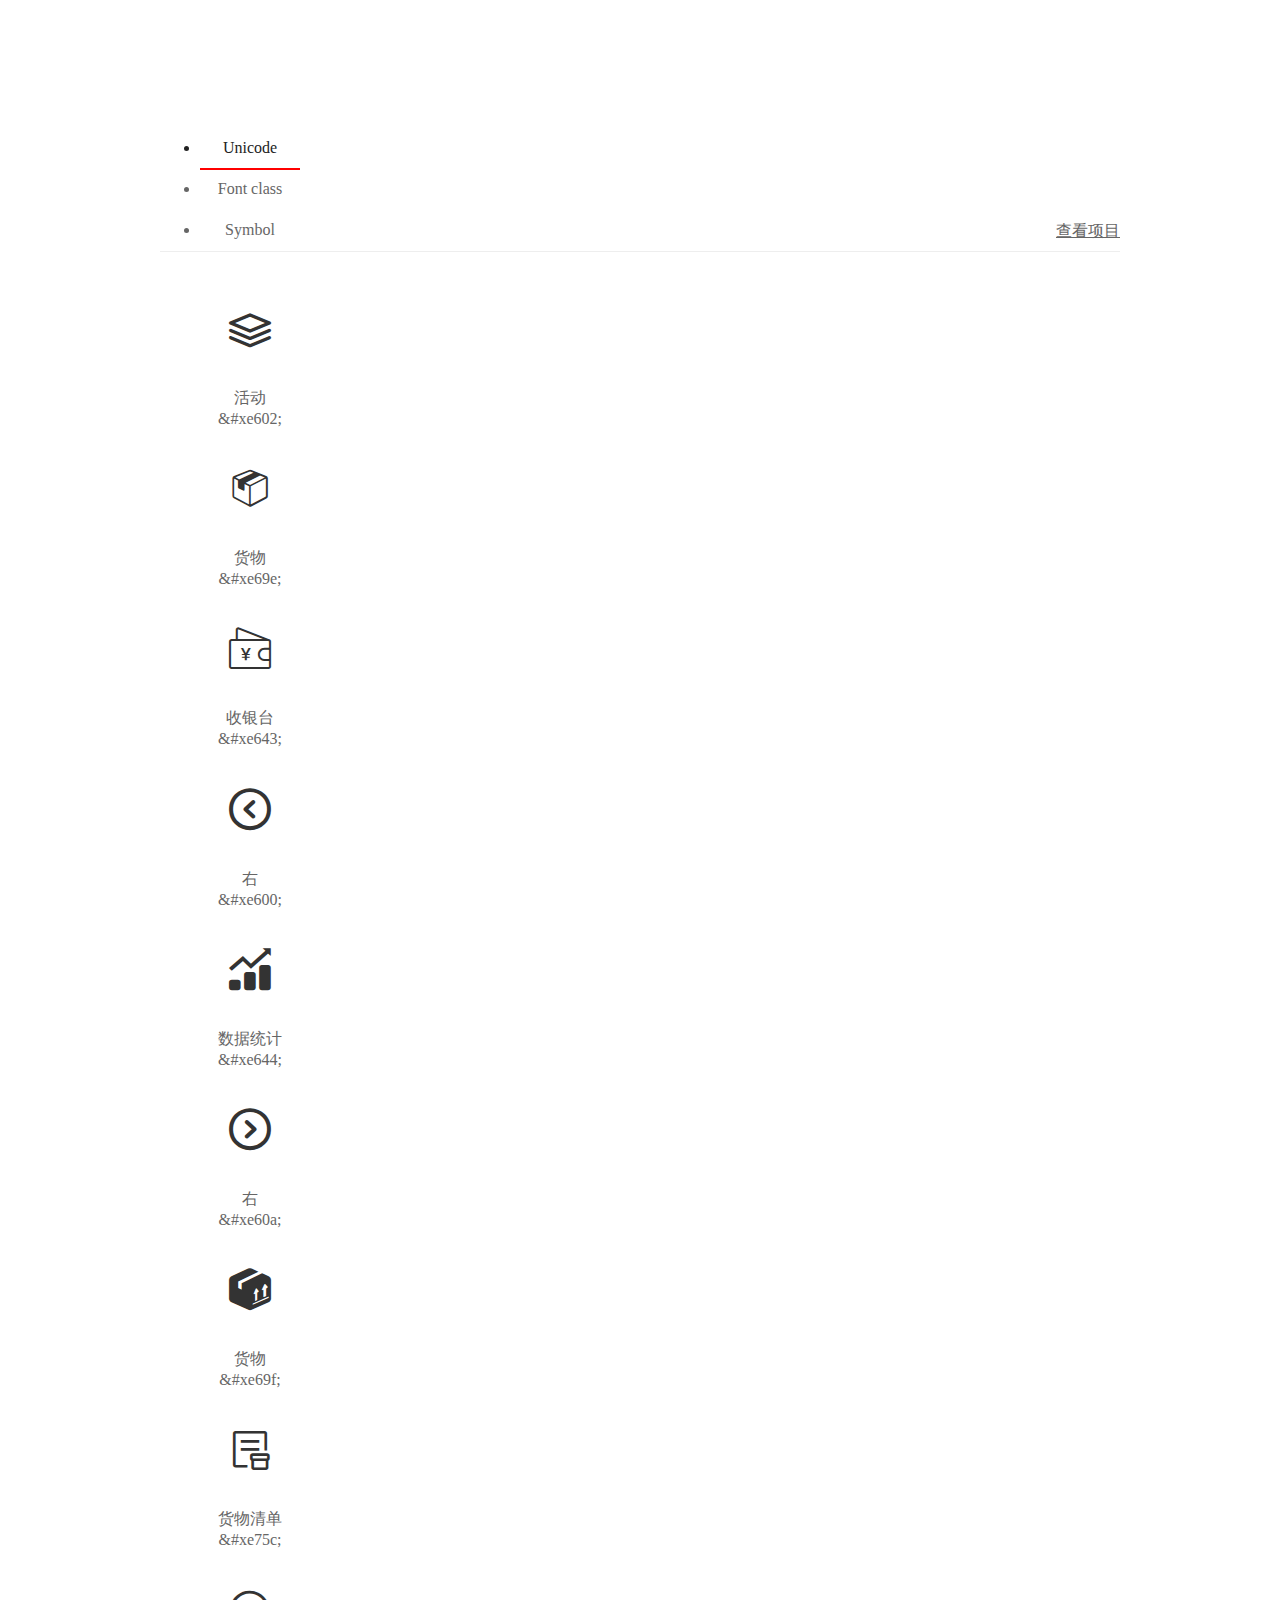
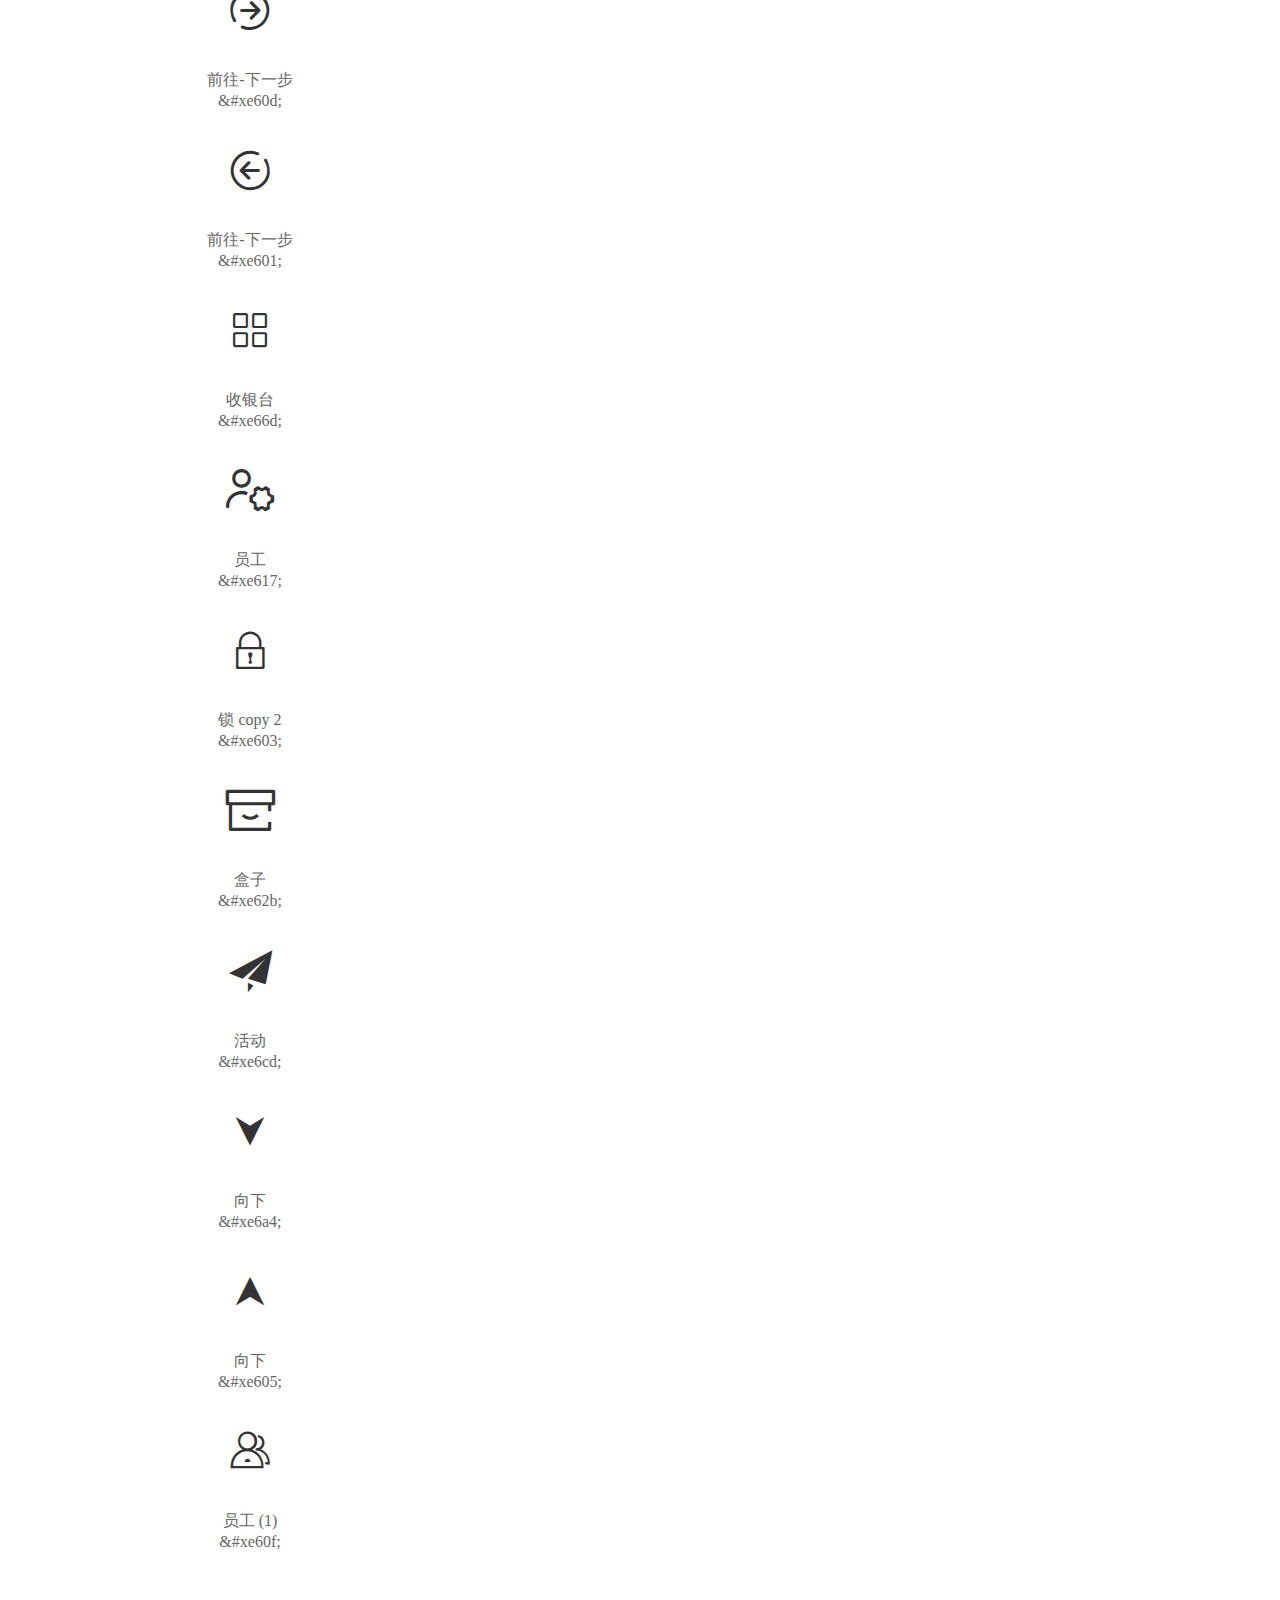
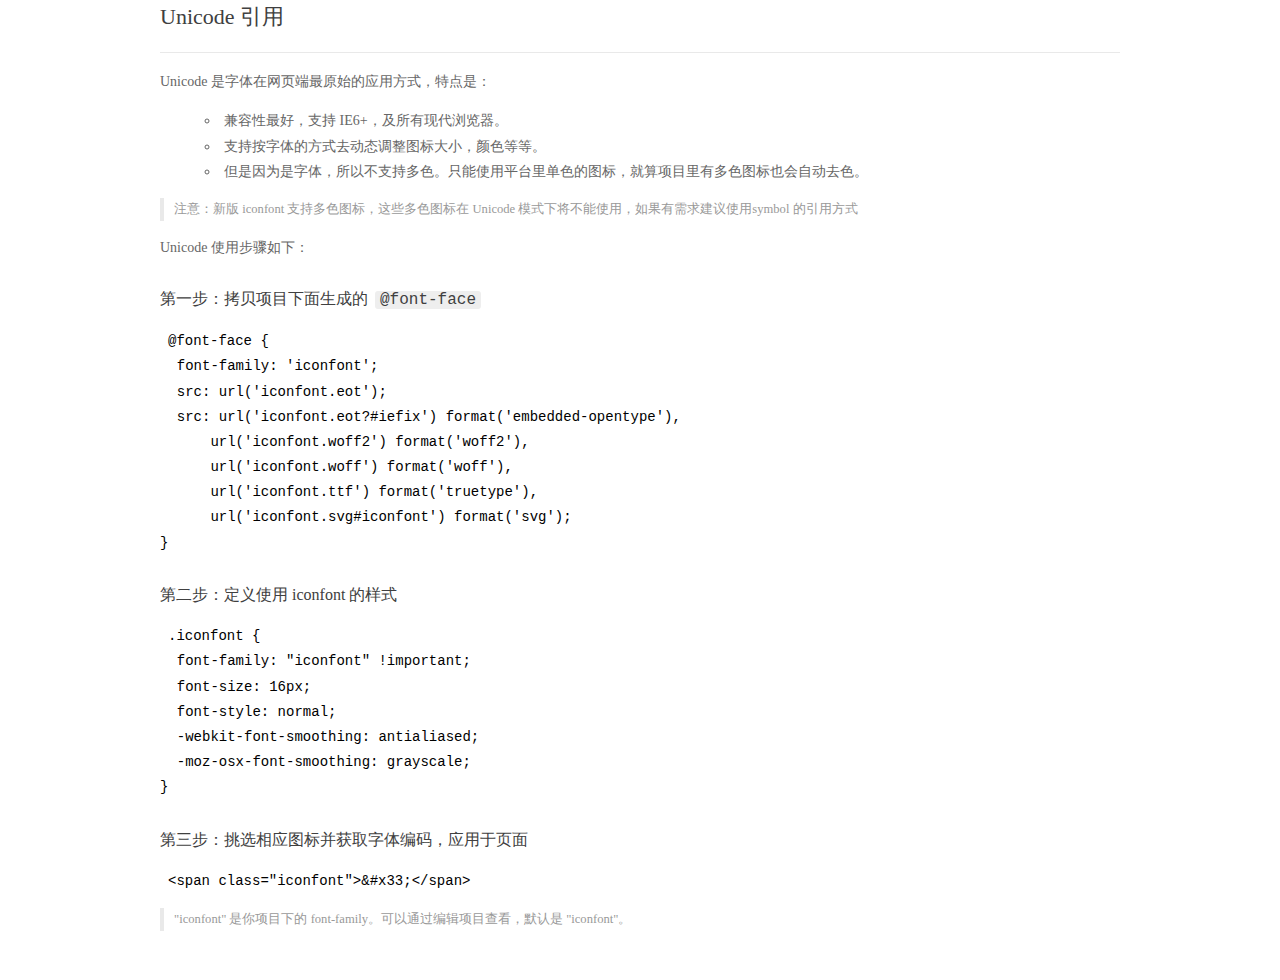
<file: font/demo_index.html>
<!DOCTYPE html>
<html>
<head>
  <meta charset="utf-8"/>
  <title>IconFont Demo</title>
  <link rel="shortcut icon" href="https://gtms04.alicdn.com/tps/i4/TB1_oz6GVXXXXaFXpXXJDFnIXXX-64-64.ico" type="image/x-icon"/>
  <link rel="stylesheet" href="https://g.alicdn.com/thx/cube/1.3.2/cube.min.css">
  <link rel="stylesheet" href="demo.css">
  <link rel="stylesheet" href="iconfont.css">
  <script src="iconfont.js"></script>
  <!-- jQuery -->
  <script src="https://a1.alicdn.com/oss/uploads/2018/12/26/7bfddb60-08e8-11e9-9b04-53e73bb6408b.js"></script>
  <!-- 代码高亮 -->
  <script src="https://a1.alicdn.com/oss/uploads/2018/12/26/a3f714d0-08e6-11e9-8a15-ebf944d7534c.js"></script>
</head>
<body>
  <div class="main">
    <h1 class="logo"><a href="https://www.iconfont.cn/" title="iconfont 首页" target="_blank">&#xe86b;</a></h1>
    <div class="nav-tabs">
      <ul id="tabs" class="dib-box">
        <li class="dib active"><span>Unicode</span></li>
        <li class="dib"><span>Font class</span></li>
        <li class="dib"><span>Symbol</span></li>
      </ul>
      
      <a href="https://www.iconfont.cn/manage/index?manage_type=myprojects&projectId=1524353" target="_blank" class="nav-more">查看项目</a>
      
    </div>
    <div class="tab-container">
      <div class="content unicode" style="display: block;">
          <ul class="icon_lists dib-box">
          
            <li class="dib">
              <span class="icon iconfont">&#xe602;</span>
                <div class="name">活动</div>
                <div class="code-name">&amp;#xe602;</div>
              </li>
          
            <li class="dib">
              <span class="icon iconfont">&#xe69e;</span>
                <div class="name">货物</div>
                <div class="code-name">&amp;#xe69e;</div>
              </li>
          
            <li class="dib">
              <span class="icon iconfont">&#xe643;</span>
                <div class="name">收银台</div>
                <div class="code-name">&amp;#xe643;</div>
              </li>
          
            <li class="dib">
              <span class="icon iconfont">&#xe600;</span>
                <div class="name">右</div>
                <div class="code-name">&amp;#xe600;</div>
              </li>
          
            <li class="dib">
              <span class="icon iconfont">&#xe644;</span>
                <div class="name">数据统计</div>
                <div class="code-name">&amp;#xe644;</div>
              </li>
          
            <li class="dib">
              <span class="icon iconfont">&#xe60a;</span>
                <div class="name">右</div>
                <div class="code-name">&amp;#xe60a;</div>
              </li>
          
            <li class="dib">
              <span class="icon iconfont">&#xe69f;</span>
                <div class="name">货物</div>
                <div class="code-name">&amp;#xe69f;</div>
              </li>
          
            <li class="dib">
              <span class="icon iconfont">&#xe75c;</span>
                <div class="name">货物清单</div>
                <div class="code-name">&amp;#xe75c;</div>
              </li>
          
            <li class="dib">
              <span class="icon iconfont">&#xe60d;</span>
                <div class="name">前往-下一步</div>
                <div class="code-name">&amp;#xe60d;</div>
              </li>
          
            <li class="dib">
              <span class="icon iconfont">&#xe601;</span>
                <div class="name">前往-下一步</div>
                <div class="code-name">&amp;#xe601;</div>
              </li>
          
            <li class="dib">
              <span class="icon iconfont">&#xe66d;</span>
                <div class="name">收银台</div>
                <div class="code-name">&amp;#xe66d;</div>
              </li>
          
            <li class="dib">
              <span class="icon iconfont">&#xe617;</span>
                <div class="name">员工</div>
                <div class="code-name">&amp;#xe617;</div>
              </li>
          
            <li class="dib">
              <span class="icon iconfont">&#xe603;</span>
                <div class="name">锁 copy 2</div>
                <div class="code-name">&amp;#xe603;</div>
              </li>
          
            <li class="dib">
              <span class="icon iconfont">&#xe62b;</span>
                <div class="name">盒子</div>
                <div class="code-name">&amp;#xe62b;</div>
              </li>
          
            <li class="dib">
              <span class="icon iconfont">&#xe6cd;</span>
                <div class="name">活动</div>
                <div class="code-name">&amp;#xe6cd;</div>
              </li>
          
            <li class="dib">
              <span class="icon iconfont">&#xe6a4;</span>
                <div class="name">向下</div>
                <div class="code-name">&amp;#xe6a4;</div>
              </li>
          
            <li class="dib">
              <span class="icon iconfont">&#xe605;</span>
                <div class="name">向下</div>
                <div class="code-name">&amp;#xe605;</div>
              </li>
          
            <li class="dib">
              <span class="icon iconfont">&#xe60f;</span>
                <div class="name">员工 (1)</div>
                <div class="code-name">&amp;#xe60f;</div>
              </li>
          
          </ul>
          <div class="article markdown">
          <h2 id="unicode-">Unicode 引用</h2>
          <hr>

          <p>Unicode 是字体在网页端最原始的应用方式，特点是：</p>
          <ul>
            <li>兼容性最好，支持 IE6+，及所有现代浏览器。</li>
            <li>支持按字体的方式去动态调整图标大小，颜色等等。</li>
            <li>但是因为是字体，所以不支持多色。只能使用平台里单色的图标，就算项目里有多色图标也会自动去色。</li>
          </ul>
          <blockquote>
            <p>注意：新版 iconfont 支持多色图标，这些多色图标在 Unicode 模式下将不能使用，如果有需求建议使用symbol 的引用方式</p>
          </blockquote>
          <p>Unicode 使用步骤如下：</p>
          <h3 id="-font-face">第一步：拷贝项目下面生成的 <code>@font-face</code></h3>
<pre><code class="language-css"
>@font-face {
  font-family: 'iconfont';
  src: url('iconfont.eot');
  src: url('iconfont.eot?#iefix') format('embedded-opentype'),
      url('iconfont.woff2') format('woff2'),
      url('iconfont.woff') format('woff'),
      url('iconfont.ttf') format('truetype'),
      url('iconfont.svg#iconfont') format('svg');
}
</code></pre>
          <h3 id="-iconfont-">第二步：定义使用 iconfont 的样式</h3>
<pre><code class="language-css"
>.iconfont {
  font-family: "iconfont" !important;
  font-size: 16px;
  font-style: normal;
  -webkit-font-smoothing: antialiased;
  -moz-osx-font-smoothing: grayscale;
}
</code></pre>
          <h3 id="-">第三步：挑选相应图标并获取字体编码，应用于页面</h3>
<pre>
<code class="language-html"
>&lt;span class="iconfont"&gt;&amp;#x33;&lt;/span&gt;
</code></pre>
          <blockquote>
            <p>"iconfont" 是你项目下的 font-family。可以通过编辑项目查看，默认是 "iconfont"。</p>
          </blockquote>
          </div>
      </div>
      <div class="content font-class">
        <ul class="icon_lists dib-box">
          
          <li class="dib">
            <span class="icon iconfont icon-huodong"></span>
            <div class="name">
              活动
            </div>
            <div class="code-name">.icon-huodong
            </div>
          </li>
          
          <li class="dib">
            <span class="icon iconfont icon-cargo"></span>
            <div class="name">
              货物
            </div>
            <div class="code-name">.icon-cargo
            </div>
          </li>
          
          <li class="dib">
            <span class="icon iconfont icon-shouyintai"></span>
            <div class="name">
              收银台
            </div>
            <div class="code-name">.icon-shouyintai
            </div>
          </li>
          
          <li class="dib">
            <span class="icon iconfont icon-you"></span>
            <div class="name">
              右
            </div>
            <div class="code-name">.icon-you
            </div>
          </li>
          
          <li class="dib">
            <span class="icon iconfont icon-shujutongji"></span>
            <div class="name">
              数据统计
            </div>
            <div class="code-name">.icon-shujutongji
            </div>
          </li>
          
          <li class="dib">
            <span class="icon iconfont icon-you1"></span>
            <div class="name">
              右
            </div>
            <div class="code-name">.icon-you1
            </div>
          </li>
          
          <li class="dib">
            <span class="icon iconfont icon-huowu"></span>
            <div class="name">
              货物
            </div>
            <div class="code-name">.icon-huowu
            </div>
          </li>
          
          <li class="dib">
            <span class="icon iconfont icon-huowuqingdan"></span>
            <div class="name">
              货物清单
            </div>
            <div class="code-name">.icon-huowuqingdan
            </div>
          </li>
          
          <li class="dib">
            <span class="icon iconfont icon-qianwang-xiayibu"></span>
            <div class="name">
              前往-下一步
            </div>
            <div class="code-name">.icon-qianwang-xiayibu
            </div>
          </li>
          
          <li class="dib">
            <span class="icon iconfont icon-qianwang-shangyibu"></span>
            <div class="name">
              前往-下一步
            </div>
            <div class="code-name">.icon-qianwang-shangyibu
            </div>
          </li>
          
          <li class="dib">
            <span class="icon iconfont icon-shouyintai1"></span>
            <div class="name">
              收银台
            </div>
            <div class="code-name">.icon-shouyintai1
            </div>
          </li>
          
          <li class="dib">
            <span class="icon iconfont icon-yuangong"></span>
            <div class="name">
              员工
            </div>
            <div class="code-name">.icon-yuangong
            </div>
          </li>
          
          <li class="dib">
            <span class="icon iconfont icon-suocopy"></span>
            <div class="name">
              锁 copy 2
            </div>
            <div class="code-name">.icon-suocopy
            </div>
          </li>
          
          <li class="dib">
            <span class="icon iconfont icon-hezi"></span>
            <div class="name">
              盒子
            </div>
            <div class="code-name">.icon-hezi
            </div>
          </li>
          
          <li class="dib">
            <span class="icon iconfont icon-huodong1"></span>
            <div class="name">
              活动
            </div>
            <div class="code-name">.icon-huodong1
            </div>
          </li>
          
          <li class="dib">
            <span class="icon iconfont icon-xiangxia"></span>
            <div class="name">
              向下
            </div>
            <div class="code-name">.icon-xiangxia
            </div>
          </li>
          
          <li class="dib">
            <span class="icon iconfont icon-xiangxia1"></span>
            <div class="name">
              向下
            </div>
            <div class="code-name">.icon-xiangxia1
            </div>
          </li>
          
          <li class="dib">
            <span class="icon iconfont icon-yuangong1"></span>
            <div class="name">
              员工 (1)
            </div>
            <div class="code-name">.icon-yuangong1
            </div>
          </li>
          
        </ul>
        <div class="article markdown">
        <h2 id="font-class-">font-class 引用</h2>
        <hr>

        <p>font-class 是 Unicode 使用方式的一种变种，主要是解决 Unicode 书写不直观，语意不明确的问题。</p>
        <p>与 Unicode 使用方式相比，具有如下特点：</p>
        <ul>
          <li>兼容性良好，支持 IE8+，及所有现代浏览器。</li>
          <li>相比于 Unicode 语意明确，书写更直观。可以很容易分辨这个 icon 是什么。</li>
          <li>因为使用 class 来定义图标，所以当要替换图标时，只需要修改 class 里面的 Unicode 引用。</li>
          <li>不过因为本质上还是使用的字体，所以多色图标还是不支持的。</li>
        </ul>
        <p>使用步骤如下：</p>
        <h3 id="-fontclass-">第一步：引入项目下面生成的 fontclass 代码：</h3>
<pre><code class="language-html">&lt;link rel="stylesheet" href="./iconfont.css"&gt;
</code></pre>
        <h3 id="-">第二步：挑选相应图标并获取类名，应用于页面：</h3>
<pre><code class="language-html">&lt;span class="iconfont icon-xxx"&gt;&lt;/span&gt;
</code></pre>
        <blockquote>
          <p>"
            iconfont" 是你项目下的 font-family。可以通过编辑项目查看，默认是 "iconfont"。</p>
        </blockquote>
      </div>
      </div>
      <div class="content symbol">
          <ul class="icon_lists dib-box">
          
            <li class="dib">
                <svg class="icon svg-icon" aria-hidden="true">
                  <use xlink:href="#icon-huodong"></use>
                </svg>
                <div class="name">活动</div>
                <div class="code-name">#icon-huodong</div>
            </li>
          
            <li class="dib">
                <svg class="icon svg-icon" aria-hidden="true">
                  <use xlink:href="#icon-cargo"></use>
                </svg>
                <div class="name">货物</div>
                <div class="code-name">#icon-cargo</div>
            </li>
          
            <li class="dib">
                <svg class="icon svg-icon" aria-hidden="true">
                  <use xlink:href="#icon-shouyintai"></use>
                </svg>
                <div class="name">收银台</div>
                <div class="code-name">#icon-shouyintai</div>
            </li>
          
            <li class="dib">
                <svg class="icon svg-icon" aria-hidden="true">
                  <use xlink:href="#icon-you"></use>
                </svg>
                <div class="name">右</div>
                <div class="code-name">#icon-you</div>
            </li>
          
            <li class="dib">
                <svg class="icon svg-icon" aria-hidden="true">
                  <use xlink:href="#icon-shujutongji"></use>
                </svg>
                <div class="name">数据统计</div>
                <div class="code-name">#icon-shujutongji</div>
            </li>
          
            <li class="dib">
                <svg class="icon svg-icon" aria-hidden="true">
                  <use xlink:href="#icon-you1"></use>
                </svg>
                <div class="name">右</div>
                <div class="code-name">#icon-you1</div>
            </li>
          
            <li class="dib">
                <svg class="icon svg-icon" aria-hidden="true">
                  <use xlink:href="#icon-huowu"></use>
                </svg>
                <div class="name">货物</div>
                <div class="code-name">#icon-huowu</div>
            </li>
          
            <li class="dib">
                <svg class="icon svg-icon" aria-hidden="true">
                  <use xlink:href="#icon-huowuqingdan"></use>
                </svg>
                <div class="name">货物清单</div>
                <div class="code-name">#icon-huowuqingdan</div>
            </li>
          
            <li class="dib">
                <svg class="icon svg-icon" aria-hidden="true">
                  <use xlink:href="#icon-qianwang-xiayibu"></use>
                </svg>
                <div class="name">前往-下一步</div>
                <div class="code-name">#icon-qianwang-xiayibu</div>
            </li>
          
            <li class="dib">
                <svg class="icon svg-icon" aria-hidden="true">
                  <use xlink:href="#icon-qianwang-shangyibu"></use>
                </svg>
                <div class="name">前往-下一步</div>
                <div class="code-name">#icon-qianwang-shangyibu</div>
            </li>
          
            <li class="dib">
                <svg class="icon svg-icon" aria-hidden="true">
                  <use xlink:href="#icon-shouyintai1"></use>
                </svg>
                <div class="name">收银台</div>
                <div class="code-name">#icon-shouyintai1</div>
            </li>
          
            <li class="dib">
                <svg class="icon svg-icon" aria-hidden="true">
                  <use xlink:href="#icon-yuangong"></use>
                </svg>
                <div class="name">员工</div>
                <div class="code-name">#icon-yuangong</div>
            </li>
          
            <li class="dib">
                <svg class="icon svg-icon" aria-hidden="true">
                  <use xlink:href="#icon-suocopy"></use>
                </svg>
                <div class="name">锁 copy 2</div>
                <div class="code-name">#icon-suocopy</div>
            </li>
          
            <li class="dib">
                <svg class="icon svg-icon" aria-hidden="true">
                  <use xlink:href="#icon-hezi"></use>
                </svg>
                <div class="name">盒子</div>
                <div class="code-name">#icon-hezi</div>
            </li>
          
            <li class="dib">
                <svg class="icon svg-icon" aria-hidden="true">
                  <use xlink:href="#icon-huodong1"></use>
                </svg>
                <div class="name">活动</div>
                <div class="code-name">#icon-huodong1</div>
            </li>
          
            <li class="dib">
                <svg class="icon svg-icon" aria-hidden="true">
                  <use xlink:href="#icon-xiangxia"></use>
                </svg>
                <div class="name">向下</div>
                <div class="code-name">#icon-xiangxia</div>
            </li>
          
            <li class="dib">
                <svg class="icon svg-icon" aria-hidden="true">
                  <use xlink:href="#icon-xiangxia1"></use>
                </svg>
                <div class="name">向下</div>
                <div class="code-name">#icon-xiangxia1</div>
            </li>
          
            <li class="dib">
                <svg class="icon svg-icon" aria-hidden="true">
                  <use xlink:href="#icon-yuangong1"></use>
                </svg>
                <div class="name">员工 (1)</div>
                <div class="code-name">#icon-yuangong1</div>
            </li>
          
          </ul>
          <div class="article markdown">
          <h2 id="symbol-">Symbol 引用</h2>
          <hr>

          <p>这是一种全新的使用方式，应该说这才是未来的主流，也是平台目前推荐的用法。相关介绍可以参考这篇<a href="">文章</a>
            这种用法其实是做了一个 SVG 的集合，与另外两种相比具有如下特点：</p>
          <ul>
            <li>支持多色图标了，不再受单色限制。</li>
            <li>通过一些技巧，支持像字体那样，通过 <code>font-size</code>, <code>color</code> 来调整样式。</li>
            <li>兼容性较差，支持 IE9+，及现代浏览器。</li>
            <li>浏览器渲染 SVG 的性能一般，还不如 png。</li>
          </ul>
          <p>使用步骤如下：</p>
          <h3 id="-symbol-">第一步：引入项目下面生成的 symbol 代码：</h3>
<pre><code class="language-html">&lt;script src="./iconfont.js"&gt;&lt;/script&gt;
</code></pre>
          <h3 id="-css-">第二步：加入通用 CSS 代码（引入一次就行）：</h3>
<pre><code class="language-html">&lt;style&gt;
.icon {
  width: 1em;
  height: 1em;
  vertical-align: -0.15em;
  fill: currentColor;
  overflow: hidden;
}
&lt;/style&gt;
</code></pre>
          <h3 id="-">第三步：挑选相应图标并获取类名，应用于页面：</h3>
<pre><code class="language-html">&lt;svg class="icon" aria-hidden="true"&gt;
  &lt;use xlink:href="#icon-xxx"&gt;&lt;/use&gt;
&lt;/svg&gt;
</code></pre>
          </div>
      </div>

    </div>
  </div>
  <script>
  $(document).ready(function () {
      $('.tab-container .content:first').show()

      $('#tabs li').click(function (e) {
        var tabContent = $('.tab-container .content')
        var index = $(this).index()

        if ($(this).hasClass('active')) {
          return
        } else {
          $('#tabs li').removeClass('active')
          $(this).addClass('active')

          tabContent.hide().eq(index).fadeIn()
        }
      })
    })
  </script>
</body>
</html>
</file>
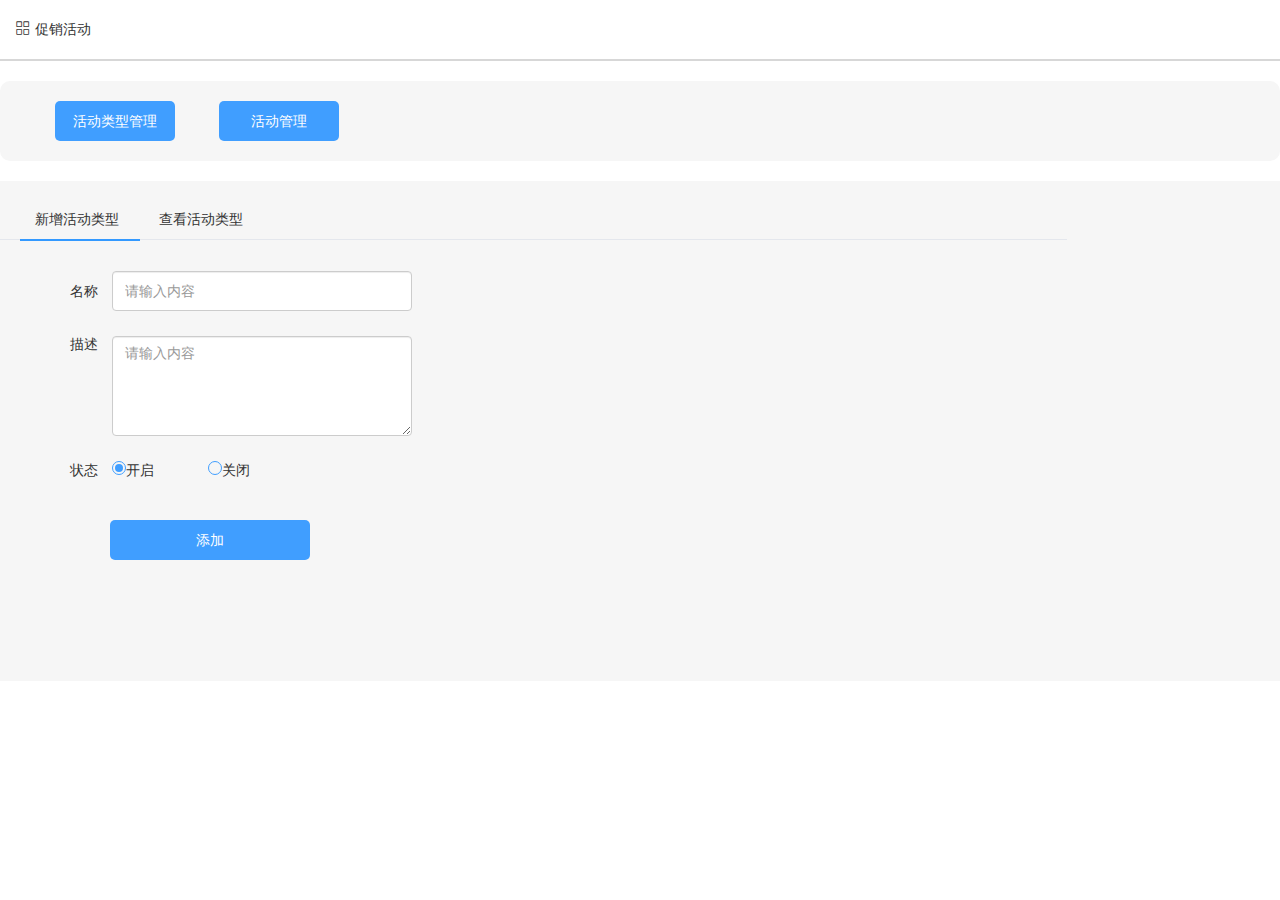
<file: page/cuxiaohuodong.html>
<!DOCTYPE html>
<html lang="en">
<head>
    <meta charset="UTF-8">
    <title>Title</title>
    <link rel="stylesheet" href="../bootstrap/css/bootstrap.min.css">
    <link rel="stylesheet" href="../css/cuxiaohuodong.css">
    <link rel="stylesheet" href="../layui/css/layui.css">
    <link rel="stylesheet" href="../font/iconfont.css">
    <script src="../js/demo.js"></script>
</head>
<body>
    <div class="modal fade" id="myModal" tabindex="-1" role="dialog" aria-labelledby="myModalLabel">
    <div class="modal-dialog" role="document">
        <div class="modal-content">
            <div class="modal-header">
                <button type="button" class="close" data-dismiss="modal" aria-label="Close"><span aria-hidden="true">&times;</span></button>
                <h4 class="modal-title" id="myModalLabel">提示</h4>
            </div>
            <div class="modal-body">
                确定删除吗？
            </div>
            <div class="modal-footer">
                <button type="button" class="btn btn-default" data-dismiss="modal">取消</button>
                <button type="button" class="btn btn-primary" data-dismiss="modal" id="del">确定</button>
            </div>
        </div>
    </div>
    </div>
    <!--模态框-->
    <div class="title row">
        <div class="col-lg-10 col-md-10">
            <span class="iconfont icon-shouyintai1"></span>
            促销活动
        </div>
    </div>
    <div class="row content">
        <div class="col-lg-10 col-md-10">
            <div class="btn1">活动类型管理</div>
            <div class="btn1">活动管理</div>
        </div>
    </div>
    <div class="zhutiAbso">
        <div class="zhuti">
            <div class="neirong">
                <div class="row">
                    <div class="col-lg-10 col-md-10 heng">
                        <ul class="clear">
                            <li class="ulTitle">新增活动类型</li>
                            <li class="ulTitle">查看活动类型</li>
                        </ul>
                        <div class="hengxian"></div>
                    </div>
                </div>
                <div class="row content2" id="xinzeng">
                    <div class="col-lg-10 col-md-10 bianhuan">
                        <div class="row">
                            <div class="col-lg-10 col-md-10">
                                <label for="mingcheng">
                                    <span>名称</span>
                                    <input type="text" placeholder="请输入内容" id="mingcheng" class="inputMargin form-control">
                                </label>
                            </div>
                        </div>
                        <div class="row">
                            <div class="col-lg-10 col-md-10">
                                <label for="miaoshu">
                                    <span class="wenbenyu">描述</span>
                                    <textarea id="miaoshu" cols="30" rows="5" placeholder="请输入内容" class="inputMargin form-control"></textarea>
                                </label>
                            </div>
                        </div>
                        <div class="row">
                            <div class="col-lg-10 col-md-10">
                                <span>状态</span>
                                <label for="kaiqi" class="kaiqi">
                                    <input type="radio" name="zhuangtai" id="kaiqi" checked>
                                    <span class="radio-style">开启</span>
                                </label>
                                <label for="guanbi" class="guanbi">
                                    <input type="radio" name="zhuangtai" id="guanbi">
                                    <span class="radio-style">关闭</span>
                                </label>
                                <div class="tianjia">添加</div>
                            </div>
                        </div>
                    </div>
                </div>
                <div class="row content2" id="chakan">
                    <div class="col-lg-10">
                        <table class="table table-bordered">
                            <thead>
                            <tr>
                                <th>ID</th>
                                <th>活动类型名称</th>
                                <th>描述</th>
                                <th>活动状态</th>
                            </tr>
                            </thead>
                            <tbody>
                            <!--内容-->
                            </tbody>
                        </table>
                    </div>
                </div>
            </div>
        </div>
    </div>
    <div class="zhutiAbso">
        <div class="zhuti">
            <div class="neirong">
                <div class="row">
                    <div class="col-lg-10 col-md-10 heng">
                        <ul class="clear">
                            <li class="ulTitle1">新增活动</li>
                            <li class="ulTitle1">查看活动列表</li>
                            <!--<li class="ulTitle1">生成活动条形码</li>-->
                        </ul>
                        <div class="hengxian1"></div>
                    </div>
                </div>
                <div class="row posiAbo">
                    <div class="col-lg-6 col-md-6">
                        <div class="row rightT">
                            <div class="col-lg-12 col-md-12">
                                <label for="huodongming" class="textRight">
                                    活动名称
                                    <input type="text" id="huodongming" placeholder="请输入内容" class="form-control">
                                </label>
                            </div>
                        </div>
                        <div class="row rightT">
                            <div class="col-lg-12 col-md-12">
                                <label for="kaiqishijian" class="textRight">
                                    开启时间
                                    <input type="date" id="kaiqishijian" placeholder="请输入内容" class="form-control">
                                </label>
                            </div>
                        </div>
                        <div class="row rightT">
                            <div class="col-lg-12 col-md-12 textRight">
                                备注
                                <textarea id="wenbenkuang" cols="30" rows="5" placeholder="请输入内容" class="form-control"></textarea>
                            </div>
                        </div>
                        <div class="row">
                            <div class="col-lg-12 col-md-12 clear">
                                <div class="tianjia1 floatRight">添加</div>
                            </div>
                        </div>
                    </div>
                    <div class="col-lg-6 col-md-6">
                        <div class="row rightT">
                            <div class="col-md-12 col-lg-12">
                                <label for="leibie" class="textRight">
                                    类别
                                    <input type="text" placeholder="请输入内容" id="leibie" class="form-control">
                                </label>
                            </div>
                        </div>
                        <div class="row rightT">
                            <div class="col-md-12 col-lg-12">
                                <label for="jieshushijian" class="textRight">
                                    结束时间
                                    <input type="date" id="jieshushijian" placeholder="请输入内容" class="form-control">
                                </label>
                            </div>
                        </div>
                        <div class="row textRight danxuan">
                            <div class="col-md-12 col-lg-12">
                                状态
                                <label for="kaiqi1">
                                    <input type="radio" id="kaiqi1" name="zhuangTai" checked>
                                    <span class="radio-style">开启</span>
                                </label>
                                <label for="guanbi1">
                                    <input type="radio" id="guanbi1" name="zhuangTai">
                                    <span class="radio-style">关闭</span>
                                </label>
                            </div>
                        </div>
                    </div>
                </div>
                <div class="row posiAbo tableWidth">
                    <div class="col-lg-10 col-md-10 textRight">
                        <table class="table table-bordered">
                            <thead>
                            <tr>
                                <th>活动编号</th>
                                <th>活动名称</th>
                                <th>类别</th>
                                <th>开启时间</th>
                                <th>结束时间</th>
                                <th>备注</th>
                                <th>状态</th>
                            </tr>
                            </thead>
                            <tbody>
                            <!--内容-->
                            </tbody>
                        </table>
                    </div>
                </div>
                <!--<div class="row mySelect">
                    <div class="col-lg-10 col-md-10 textRight">
                        <span>选择活动名称</span>
                        <select class="form-control" id="exampleFormControlSelect1">
                            &lt;!&ndash;<option>1</option>&ndash;&gt;
                            &lt;!&ndash;<option>2</option>&ndash;&gt;
                            &lt;!&ndash;<option>3</option>&ndash;&gt;
                            &lt;!&ndash;<option>4</option>&ndash;&gt;
                            &lt;!&ndash;<option>5</option>&ndash;&gt;
                        </select>
                        <div class="selectBtn">生成条形码</div>
                        <div class="selectBtn">打印条形码</div>
                    </div>
                </div>-->
            </div>
        </div>
    </div>

    <script src="../jquery/jquery-3.4.1.js"></script>
    <script src="../bootstrap/js/bootstrap.min.js"></script>
<!--    <script src="../js/data_system.js"></script>-->
    <script src="../js/use_data.js"></script>
    <script>
        $(".ulTitle").eq(0).on("click",function () {
            $("#xinzeng").css({
                top: "0.7rem"
            });
            $("#chakan").css({
                top: "5rem"
            });
            $(".hengxian").eq(0).css({
                left: "0.2rem"
            });
            $("#chakan>div>table>tbody").html("")
        });
        //活动类型管理 显示第一个
        $(".ulTitle").eq(1).on("click",function () {
            huodongleixing();
            $("#chakan").css({
                top: "0.7rem"
            });
            $("#xinzeng").css({
                top: "5rem"
            });
            $(".hengxian").eq(0).css({
                left: "1.4rem"
            })
        });
        //活动类型管理 显示第二个
        $(".ulTitle1").eq(0).click(function () {
            $(".posiAbo").eq(0).css({top: "0"}).siblings(".posiAbo").css({top: "5rem"});
            $(".mySelect").css({top:"5rem"});
            $(".hengxian1").css({
                width: "0.8rem",
                left: "0.2rem"
            });
            $(".textRight>table>tbody").html("");
        });
        //活动管理 显示第一个
        $(".ulTitle1").eq(1).click(function () {
            huodongmingcheng();
            $(".posiAbo").eq(1).css({top: "0"}).siblings(".posiAbo").css({top: "5rem"});
            $(".mySelect").css({top:"5rem"});
            $(".hengxian1").css({
                width: "1.2rem",
                left: "1.1rem"
            });
        });
        //活动管理 显示第二个
        $(".btn1").eq(0).click(function () {
            $(".zhutiAbso").eq(0).css({display:"block"}).siblings(".zhutiAbso").css({display:"none"})
        });
        //显示活动类型管理
        $(".btn1").eq(1).click(function () {
            $(".zhutiAbso").eq(1).css({display:"block"}).siblings(".zhutiAbso").css({display:"none"})
        });
        //显示活动管理
        window.onload=function(){
            $(".zhutiAbso").eq(1).css({display: "none"});
        };
        //页面载入时渲染内容
        function huodongleixing() {
            let arr = searchKey(['dataTable','活动'],'types');
            arr.forEach(function (item) {
                $("#chakan>div>table>tbody").append(`
                     <tr>
                         <td>${item.id}</td>
                         <td>${item.type}</td>
                         <td>${item.describe}</td>
                         <td><div class="tableBtn">${item.classOne}</div></td>
                     </tr>
                 `)
            });
            $("td").css({verticalAlign: "middle"})
        }
        //渲染活动类型表格
        function huodongmingcheng() {
            activityData.forEach(function (item) {
                $(".textRight>table>tbody").append(`
                    <tr>
                        <td>${item.activeNum}</td>
                        <td>${item.activeName}</td>
                        <td>${item.type}</td>
                        <td>${item.startTime}</td>
                        <td>${item.endTime}</td>
                        <td>${item.note}</td>
                        <td>
                            <div class="tableBtn state">${item.state}</div>
                            <div class="tableBtn del" type="button" data-toggle="modal" data-target="#myModal">删除</div>
                        </td>
                    </tr>
                `);
                $("td").css({verticalAlign: "middle"})
            })
        }
        //渲染活动管理表格
        $(".tianjia").click(function () {
            let mingcheng = $("#mingcheng").val();
            let miaoshu = $("#miaoshu").val();
            let zhuangtai = $(getChooseNode("radio","zhuangtai")).next().text();
            let arr = searchKey(['dataTable','活动'],'types');
            let num = arr.length+1;
            if (panduan()&&mingcheng!==""&&miaoshu!=="") {
                addKey(['dataTable','活动','id','0'+num,'describe',miaoshu, 'type', mingcheng,'classOne',zhuangtai],'types');
            }
        });
        //添加按钮的点击事件
        function panduan() {
            // console.log(searchKey(['dataTable','活动'],'types'));
            let arr = searchKey(['dataTable','活动'],'types');
            let mingcheng = $("#mingcheng").val();
            for (let i = 0;i<arr.length;i++) {
                if (arr[i].type==mingcheng) {
                    return false
                }
            }
            return true
        }
        //添加按钮的判断
        $("#chakan>div>table").on("click",".tableBtn",function () {
            let kaiqi;
            if ($(this).text()=="开启") {
                $(this).text("关闭");
                kaiqi = $(this).parent().prev().prev().prev().text();
                changeKey(['dataTable', '活动','id',kaiqi],['classOne','关闭'],'types')
            }else {
                $(this).text("开启");
                kaiqi = $(this).parent().prev().prev().prev().text();
                changeKey(['dataTable', '活动','id',kaiqi],['classOne','开启'],'types')
            }
        });
        //开启关闭的切换的方法
        $(".tianjia1").click(function () {
            let huoDongMing = $("#huodongming").val();
            let kaiqishi = $("#kaiqishijian").val();
            let beizhu = $("#wenbenkuang").val();
            let leibie = $("#leibie").val();
            let jieshushi = $("#jieshushijian").val();
            let zhuangtai = $(getChooseNode("radio","zhuangtai")).next().text();
            let num = activityData.length+1;
            if (panduan1()&&kaiqishi!==""&&huoDongMing!==""&&beizhu!==""&&leibie!==""&&jieshushi!==""&&zhuangtai!=="") {
                addKey(['activeNum','0'+num,'activeName',huoDongMing,'type',leibie, 'startTime', kaiqishi,'endTime',jieshushi,"note",beizhu,"state",zhuangtai],'activity');
            }
        });
        //添加活动的点击事件
        function panduan1()  {
            let huoDongMing = $("#huodongming").val();
            for (let i=0;i<activityData.length;i++) {
                if (activityData[i].activeName==huoDongMing) {
                    return false
                }
            }
            return true
        }
        //上面点击事件的判断
        $(".tableWidth>div>table>tbody").on("click",".state",function () {
            let  kaiqi;
            if ($(this).text()=="开启") {
                $(this).text("关闭");
                kaiqi = $(this).parent().parent().children()[0].innerText;
                changeKey(['activeNum',kaiqi],['state','关闭'],'activity')
            }else {
                $(this).text("开启");
                kaiqi = $(this).parent().parent().children()[0].innerText;
                changeKey(['activeNum',kaiqi],['state','开启'],'activity')
            }
        }).on("click",".del",function () {
            let idNum = $(this).parent().parent().children().eq(0).text();
            let idNode=$(this).parent().parent();
            $("#del").click(function () {
                idNode.remove();
                deleteKey(["activeNum",idNum],"activity")
            })
        });
        //开启关闭的切换和删除

        // changeKey(['dataTable', '活动','id','01'],['classOne','关闭'],'types')
    </script>
</body>
</html>
</file>
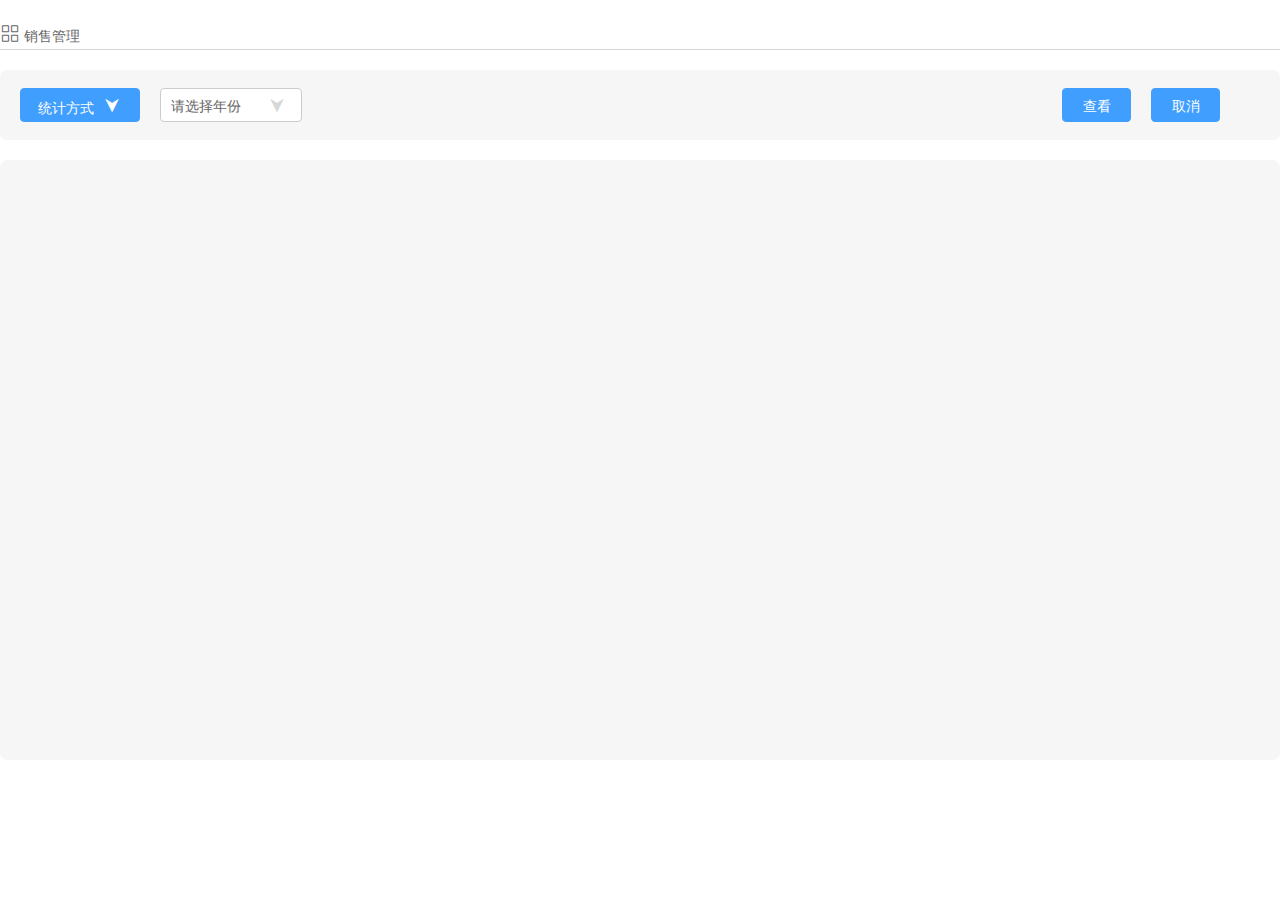
<file: page/dataReport.html>
<!DOCTYPE html>
<html lang="en">

<head>
  <meta charset="UTF-8">
  <meta name="viewport" content="width=device-width, initial-scale=1.0">
  <meta http-equiv="X-UA-Compatible" content="ie=edge">
  <title>Document</title>
  <link rel="stylesheet" href="../font/iconfont.css">
  <link rel="stylesheet" href="../font/demo.css">
  <link rel="stylesheet" href="../bootstrap/css/bootstrap.min.css">
  <link rel="stylesheet" href="../css/dataReport.css">


</head>

<body>

  <!-- 主体部分 -->
  <div id="baobiao" >
    <!-- 销售管理及小图标 -->
    <div class="dateTop-wrap">
      <span class="iconfont icon-shouyintai1"></span>
      <span>销售管理</span>
    </div>

    <!-- 选择统计方式等 -->
    <div class="dataBtn-wrap">
      <div class="dataBtn-box">

        <!-- 选择方式 -->
        <div class="btn-way-box">
          <div class="btn-way" id="btnWay">
            <span>统计方式</span>
            <span class="iconfont icon-xiangxia"></span>
          </div>

          <!-- 选择统计方式 -->
          <div class="way-box" id="wayBox">
            <div class="tri"></div>
            <div class="way">员工</div>
            <div class="way">商品类别</div>
          </div>

        </div>

        <!-- 选择年份 -->
        <div class="dateYear-box">
          <div class="dateBtn" id="yearBtn">
            <span>请选择年份</span>
            <span class="iconfont icon-xiangxia"></span>
          </div>
          <div class="yearBox" id="yearBox">
            <div class="tri"></div>
            <!-- <div class="addYear">员工</div>
            <div class="addYear">商品类别</div> -->
          </div>
        </div>



        <!-- 选择月份 -->
        <!-- <div class="dateYear-box">
          <div class="dateBtn" id="MonthBtn">
            <span>月</span>
            <span class="iconfont icon-xiangxia"></span>
          </div>
          <div class="yearBox" id="MonthBox">
            <div class="tri"></div>
            <div class="addYear">员工</div>
            <div class="addYear">商品类别</div>
          </div>
        </div> -->
        
        <!-- 选择员工号 -->
        <div class="dateYear-box">
          <div class="dateBtn" id="staff">
            <input id="inputStaff" value="请输入员工工号" autocomplete="off"></input>
          </div>
        </div>
        <!-- 选择类别一 -->
        <div class="dateYear-box">
          <div class="dateBtn" id="type1">
            <span>一类商品</span>
            <span class="iconfont icon-xiangxia"></span>
          </div>
          <div class="yearBox" id="type1Box">
            <div class="tri"></div>
            <!-- <div class="addYear">员工</div>
            <div class="addYear">商品类别</div> -->
          </div>
        </div>
        <!-- 选择类别二 -->
        <div class="dateYear-box">
          <div class="dateBtn" id="type2">
            <span>二类商品</span>
            <span class="iconfont icon-xiangxia"></span>
          </div>
          <div class="yearBox" id="type2Box">
            <div class="tri"></div>
            <!-- <div class="addYear">员工</div>
            <div class="addYear">商品类别</div> -->
          </div>
        </div>


        <div id="Btn">
          <span>查看</span>
        </div>
        <div id="BtnClear">
          <span>取消</span>
        </div>

      </div>
    </div>

    <!-- 数据报表部分 -->
    <div class="dataReport-wrap">
      <!-- <a href="">打印报表</a> -->
      <div class="dataReport-box" id="dataReport">

      </div>

    </div>

  </div>


  <script src="../jquery/jquery-1.11.3.js"></script>
  <script src="../bootstrap/js/bootstrap.min.js"></script>
  <script src="../js/echart.js"></script>
  <script src="../js/walden.js"></script>
  <script src="../js/demo.js"></script>

  <!--<script src="../js/data_system.js"></script>-->
  <script src="../js/use_data.js"></script>
  <script src="../js/dataReport.js"></script>


  <script>



  </script>
</body>

</html>
</file>
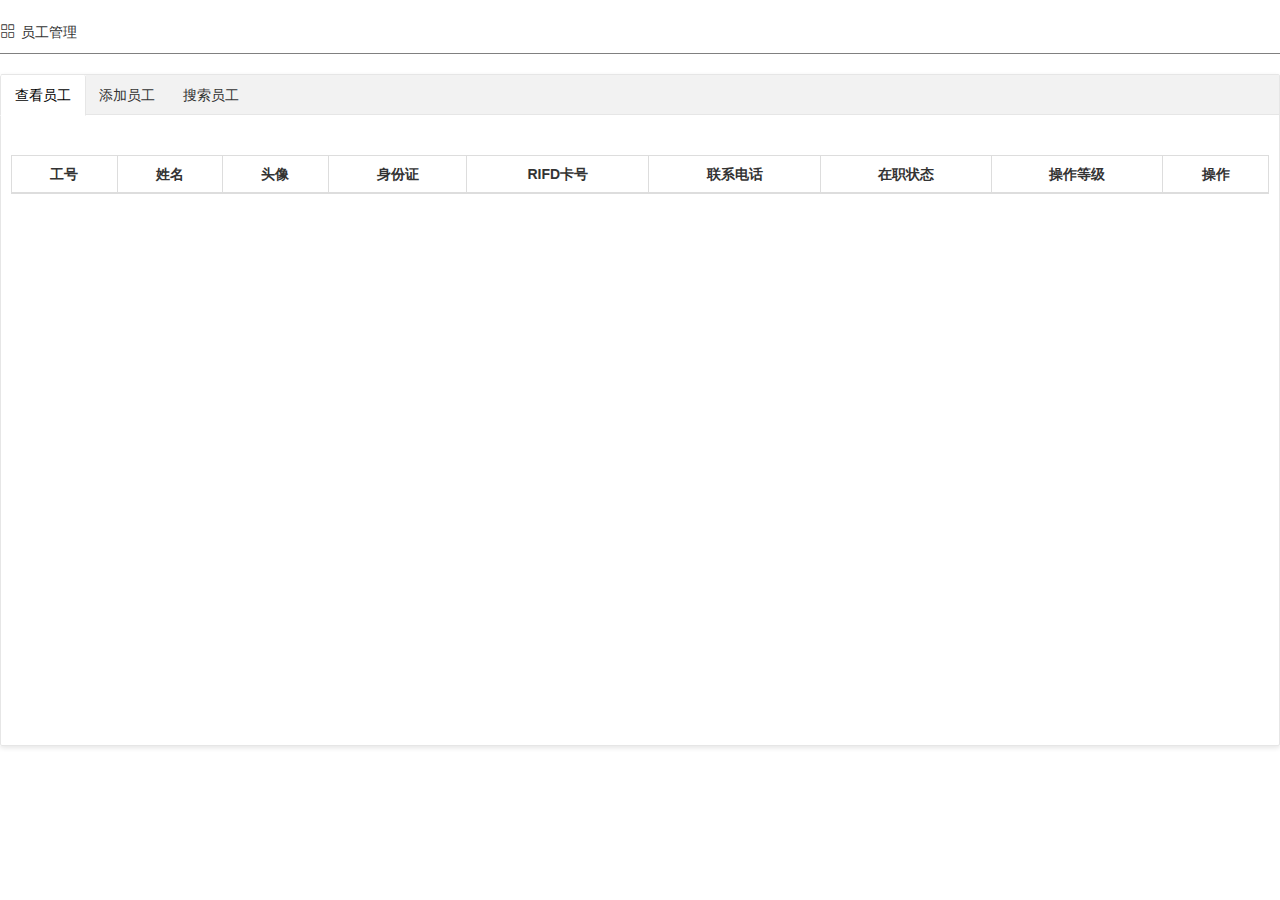
<file: page/member.html>
<!DOCTYPE html>
<html lang="en">
<head>
    <meta charset="UTF-8">
    <title>demo1</title>
    <meta http-equiv="X-UA-Compatible" content="IE=edge,chrome=1">
    <meta name="viewport" content="width=device-width, initial-scale=1, maximum-scale=1">
    <link rel="stylesheet" href="../layui/css/layui.css">
    <link rel="stylesheet" href="../layui/css/layui.css" media="all">
    <link rel="stylesheet" href="../bootstrap/css/bootstrap.css">
    <link rel="stylesheet" href="../font/iconfont.css">
    <style>
        .tab{
            height:800px;
            background-color: #212930;
        }
        *{
            margin:0;
            padding:0;
        }
        .row{
            margin-right:0;
        }
        #member{
            padding:20px 0 10px;
            border-bottom: 1px solid #808080;
            margin-bottom: 20px;
        }
        #member>span{
            margin-right: 5px;
        }
        #listContent{
            margin-top: 30px;
            position: relative;
        }
        td,th{
            text-align: center;
        }
        .caozuo button{
            padding:0 10px;
        }
        #editModal,#showModal{
            top:100px;
            padding: 20px;
            border: 1px solid red;
            position: absolute;
            left:25%;
            background-color: #fcfcfc;
            display: none;
            width:600px;
            height:730px;
            overflow: hidden;
        }
        #editModal h4,#showModal h4{
            float:left;
        }
        #close1,#close2{
            float:right;
            font-size:25px;
            cursor:pointer;
        }
        /*表单名称不换行*/
        label{
            white-space:nowrap!important;
        }
        #addMember input{
            border-radius: 5px;
        }
        #addMember>div{
            margin-bottom: 30px;
        }
        #addBtn{
            margin-left: 100px;
            margin-right: 30px;
        }
        input::placeholder{
            color: #cccccc;
        }
        #listContent>div:nth-child(2){
            margin-top: 20px;
        }
        #search{
            position: absolute;
            right:0;
            top:-70px;
            width:360px;
            opacity: 0;
        }
        #search>input{
            display: inline-block;
            height:30px;
            width:300px;
            border-radius: 5px;
            margin-top: 5px;
        }
        #searchBtn{
           margin:0 20px;
        }
        button{
            cursor: pointer;
        }
        #tijiao{
            margin-left:100px;
        }
        #tianjia td,
        #sousuo td{
            height:50px;
            line-height: 50px;
        }
        img{
          width:40px;
        }
        .caozuo button{
            font-size:14px;
        }
    </style>
    <script src="../jquery/jquery-1.11.3.js"></script>
    <script src="../layui/layui.js"></script>
</head>
<body>
    <!--员工信息-->
    <div>
        <div id="member"><span class="iconfont icon-shouyintai1"></span>员工管理</div>
            <div class="layui-tab layui-tab-card">
                <ul class="layui-tab-title">
                    <li class="layui-this">查看员工</li>
                    <li>添加员工</li>
                    <li id="memberSearch">搜索员工</li>
                </ul>
                <div class="layui-tab-content" style="height: 600px;" id="listContent">

                    <!--查看员工-->
                    <div class="layui-tab-item layui-show">
                        <table id="demo" class="table table-bordered">
                            <thead>
                                <tr>
                                    <th class="text text-center">工号</th>
                                    <th class="text text-center">姓名</th>
                                    <th class="text text-center">头像</th>
                                    <th class="text text-center">身份证</th>
                                    <th class="text text-center">RIFD卡号</th>
                                    <th class="text text-center">联系电话</th>
                                    <th class="text text-center">在职状态</th>
                                    <th class="text text-center">操作等级</th>
                                    <th class="text text-center">操作</th>
                                </tr>
                            </thead>
                            <tbody id="tianjia">
                            <!--                 添加员工的信息-->

                            </tbody>
                        </table>
                        <!--                   分页-->
                        <div class="row">
                            <div class="col-md-5"></div>
                            <div class="col-md-5">
                                <nav aria-label="Page navigation example" id="pageBar">

                                </nav>
                            </div>
                            <div class="col-md-2"></div>
                        </div>
                    </div>

                    <!--添加员工-->
                    <div class="layui-tab-item row">
                        <div class="col-md-3"></div>
                        <form class="layui-form col-md-8" action="" lay-filter="example" id="addMember">
                            <div class="layui-form-item">
                                <label class="layui-form-label">* 工号</label>
                                <div class="layui-input-inline">
                                    <input type="text" name="id" required lay-verify="required" autocomplete="off" placeholder="请输入员工工号" class="layui-input" id="addId">
                                </div>
                                <label class="layui-form-label">员工姓名</label>
                                <div class="layui-input-inline">
                                    <input type="text" name="username" required lay-verify="required" class="layui-input" id="addName" placeholder="请输入员工姓名">
                                </div>
                            </div>
                            <div class="layui-form-item">
                                <label class="layui-form-label">* 卡号</label>
                                <div class="layui-input-inline">
                                    <input type="text" name="text" lay-verify="required" class="layui-input" id="addRifd" placeholder="请输入RIFD卡号">
                                </div>
                                <label class="layui-form-label">身份证</label>
                                <div class="layui-input-inline">
                                    <input type="text" name="text" lay-verify="required" class="layui-input" id="addIdCard" placeholder="请输入身份证号" required>
                                </div>
                            </div>
                            <div class="layui-form-item">
                                <label class="layui-form-label">* 密码</label>
                                <div class="layui-input-inline">
                                    <input type="password" name="password" placeholder="请输入密码" autocomplete="off" class="layui-input" id="addPwd" required lay-verify="required">
                                </div>
                                <label class="layui-form-label">入职日期</label>
                                <div class="layui-input-inline" id="addJoinDate">
                                    <input type="text" name="date" id="date2" lay-verify="date"  autocomplete="off" class="layui-input" placeholder="请输入入职日期">
                                </div>
                            </div>
                            <div class="layui-form-item">
                                <label class="layui-form-label">在职状态</label>
                                <div class="layui-input-inline">
                                    <select name="state" lay-filter="state" id="addState">
                                        <option value="在职">在职</option>
                                        <option value="离职">离职</option>
                                        <option value="休假">休假</option>
                                    </select>
                                </div>
                                <label class="layui-form-label">操作等级</label>
                                <div class="layui-input-inline">
                                    <select name="level" lay-filter="level" id="addLevel">
                                        <option value="1">1</option>
                                        <option value="2">2</option>
                                        <option value="3">3</option>
                                    </select>
                                </div>
                            </div>
                            <div class="layui-form-item">
                                <label class="layui-form-label">性别</label>
                                <div class="layui-input-inline">
                                    <input type="radio" name="sex" value="男" title="男" checked="">
                                    <input type="radio" name="sex" value="女" title="女">
                                </div>
                                <label class="layui-form-label">电话号码</label>
                                <div class="layui-input-inline">
                                    <input type="text" name="text" lay-verify="required" class="layui-input" id="addTel" placeholder="请输入电话号码">
                                </div>
                            </div>
                            <div class="layui-form-item">
                                <div class="layui-input-block">
                                    <button type="submit" class="layui-btn" lay-submit="" lay-filter="demo1" id="addBtn">立即提交</button>
                                    <button type="reset" class="layui-btn layui-btn-primary">重置</button>
                                </div>
                            </div>
                        </form>
                        <!--<div class="col-md-2"></div>-->
                    </div>
                    <!--搜索员工-->
                    <div class="layui-tab-item">
                        <table id="demo1" class="table table-bordered">
                            <thead>
                            <tr>
                                <th class="text text-center">工号</th>
                                <th class="text text-center">姓名</th>
                                <th class="text text-center">头像</th>
                                <th class="text text-center">身份证</th>
                                <th class="text text-center">RIFD卡号</th>
                                <th class="text text-center">联系电话</th>
                                <th class="text text-center">在职状态</th>
                                <th class="text text-center">操作等级</th>
                                <th class="text text-center">操作</th>
                            </tr>
                            </thead>
                            <tbody id="sousuo">
                            <!--                 搜索的员工的信息-->

                            </tbody>
                        </table>
                    </div>
                    <div id="search">
                        <input type="text" name="id" autocomplete="off" placeholder="请输入员工工号或者姓名进行搜索" class="layui-input" id="searchInput">
                        <span class="layui-icon layui-icon-search" id="searchBtn" onclick="addShow()"></span>
                    </div>
                </div>
            </div>
    </div>
    <!--        修改框-->
    <div id="editModal" class="layui-anim" data-anim="layui-anim-up">
        <h4>修改员工信息</h4>
        <span class="layui-icon" id="close1">&#x1006;</span>
        <hr>
        <!--        ===========================员工信息修改内容-->
        <form class="layui-form layui-form-pane" action="" id="editContent" layui-filter="test1">
            <div class="layui-form-item">
                <label class="layui-form-label">工号</label>
                <div class="layui-input-block">
                    <input type="text" name="id" lay-verify="required" class="layui-input layui-disabled" id="editId" disabled>
                </div>
            </div>
            <div class="layui-form-item">
                <label class="layui-form-label">员工姓名</label>
                <div class="layui-input-block">
                    <input type="text" name="username" lay-verify="required" class="layui-input" id="editName">
                </div>
            </div>
            <div class="layui-form-item">
                <label class="layui-form-label">身份证</label>
                <div class="layui-input-block">
                    <input type="text" name="text" lay-verify="required" class="layui-input" id="editIdCard">
                </div>
            </div>
            <div class="layui-form-item">
                <div class="layui-inline">
                    <label class="layui-form-label">RFID卡号</label>
                    <div class="layui-input-block">
                        <input type="text" name="text" lay-verify="required" class="layui-input" id="editRifd">
                    </div>
                </div>
            </div>
            <div class="layui-form-item">
                <div class="layui-inline">
                    <label class="layui-form-label">密码</label>
                    <div class="layui-input-block">
                        <input type="password" name="password" required class="layui-input" id="editPwd">
                    </div>
                </div>
            </div>
            <div class="layui-form-item">
                <div class="layui-inline">
                    <label class="layui-form-label">联系电话</label>
                    <div class="layui-input-block">
                        <input type="text" name="phone" lay-verify="required" class="layui-input" id="editTel">
                    </div>
                </div>
            </div>
            <div class="layui-form-item">
                <label class="layui-form-label">性别</label>
                <div class="layui-input-block" id="editSex">
                    <input type="radio" name="sex" value="男" title="男" checked="">
                    <input type="radio" name="sex" value="女" title="女">
                </div>
            </div>
            <div class="layui-form-item">
                <div class="layui-inline">
                    <label class="layui-form-label">入职日期</label>
                    <div class="layui-input-block" id="editJoinDate">
                        <input type="text" name="date" id="date"  autocomplete="off" class="layui-input">
                    </div>
                </div>
            </div>
            <div class="layui-form-item">
                <label class="layui-form-label">在职状态</label>
                <div class="layui-input-block">
                    <select name="state" lay-filter="state" id="editState" onchange="func(this)">
                        <option value="在职">在职</option>
                        <option value="离职">离职</option>
                        <option value="休假">休假</option>
                    </select>
                </div>
            </div>
            <div class="layui-form-item">
                <label class="layui-form-label">操作等级</label>
                <div class="layui-input-block">
                    <select name="level" lay-filter="level" id="editLevel" onchange="func(this)">
                        <option value="1">1</option>
                        <option value="2">2</option>
                        <option value="3">3</option>
                    </select>
                </div>
            </div>
            <div class="layui-form-item">
                <div class="layui-input-block">
                    <button type="submit" class="layui-btn"  lay-filter="demo1" id="tijiao">立即提交</button>
                    <button type="reset" class="layui-btn layui-btn-primary">重置</button>
                </div>
            </div>
        </form>
    </div>
    <!--        查看框-->
    <div id="showModal" class="layui-anim" data-anim="layui-anim-up">
        <h4>查看员工信息</h4>
        <span class="layui-icon" id="close2">&#x1006;</span>
        <hr>
        <!--         ===========================员工信息查看-->
        <form class="layui-form layui-form-pane" action="" id="showContent" layui-filter="test2">
            <div class="layui-form-item">
                <label class="layui-form-label">工号</label>
                <div class="layui-input-block">
                    <input type="text" name="id" lay-verify="required" class="layui-input" id="showId">
                </div>
            </div>
            <div class="layui-form-item">
                <label class="layui-form-label">员工姓名</label>
                <div class="layui-input-block">
                    <input type="text" name="username" lay-verify="required" class="layui-input" id="showName">
                </div>
            </div>
            <div class="layui-form-item">
                <label class="layui-form-label">身份证</label>
                <div class="layui-input-block">
                    <input type="text" name="text" lay-verify="required" class="layui-input" id="showIdCard">
                </div>
            </div>
            <div class="layui-form-item">
                <div class="layui-inline">
                    <label class="layui-form-label">RFID卡号</label>
                    <div class="layui-input-block">
                        <input type="text" name="text" lay-verify="required" class="layui-input" id="showRifd">
                    </div>
                </div>
            </div>
            <div class="layui-form-item">
                <div class="layui-inline">
                    <label class="layui-form-label">密码</label>
                    <div class="layui-input-block">
                        <input type="password" name="pwd" lay-verify="required" class="layui-input" id="showPwd">
                    </div>
                </div>
            </div>
            <div class="layui-form-item">
                <div class="layui-inline">
                    <label class="layui-form-label">联系电话</label>
                    <div class="layui-input-block">
                        <input type="text" name="phone" lay-verify="required" class="layui-input" id="showTel">
                    </div>
                </div>
            </div>
            <div class="layui-form-item">
                <label class="layui-form-label">性别</label>
                <div class="layui-input-block" id="showSex">
                    <input type="radio" name="sex" value="男" title="男" checked="">
                    <input type="radio" name="sex" value="女" title="女">
                </div>
            </div>
            <div class="layui-form-item">
                <div class="layui-inline">
                    <label class="layui-form-label">入职日期</label>
                    <div class="layui-input-block" id="showJoinDate">
                        <input type="text" name="date" id="date1" autocomplete="off" class="layui-input">
                    </div>
                </div>
            </div>
            <div class="layui-form-item">
                <label class="layui-form-label">在职状态</label>
                <div class="layui-input-block">
                    <select name="state" lay-filter="state" id="showState">
                        <option value="在职">在职</option>
                        <option value="离职">离职</option>
                        <option value="休假">休假</option>
                    </select>
                </div>
            </div>
            <div class="layui-form-item">
                <label class="layui-form-label">操作等级</label>
                <div class="layui-input-block">
                    <select name="level" lay-filter="level" id="showLevel">
                        <option value="1">1</option>
                        <option value="2">2</option>
                        <option value="3">3</option>
                    </select>
                </div>
            </div>
           <!-- <div class="layui-form-item">
                <div class="layui-input-block">
                    <button type="submit" class="layui-btn" lay-submit="" lay-filter="demo1">确认</button>
                </div>
            </div>-->
        </form>
    </div>

    <script src="../jquery/jquery-1.11.3.js"></script>
<!--    <script src="../js/data_system.js"></script>-->
    <script src="../js/use_data.js"></script>
    <script>
        layui.use('element', function () {
            var element = layui.element;
        });
        layui.use('form', function(){
            var form = layui.form; //只有执行了这一步，部分表单元素才会自动修饰成功
            //但是，如果你的HTML是动态生成的，自动渲染就会失效
            //因此你需要在相应的地方，执行下述方法来进行渲染
            form.render();
            form.render('select', 'level');
            form.render('select', 'state');
            form.render('radio','sex');
        });
        layui.use('laydate', function(){
            var laydate = layui.laydate;
            laydate.render({
                elem: '#date' ,//指定元素
                trigger:"click" //解决日历框闪退
            });
            laydate.render({
                elem: '#date1', //指定元素
                trigger:"click" //解决日历框闪退
            });
            laydate.render({
                elem: '#date2', //指定元素
                trigger:"click" //解决日历框闪退
            });
        });
        var num = 1;  //表示当前页
        var pageNum;  //总页数
        window.onload = function(){
            show(membersData);
            fenye(pageNum)
        };

        function show(myData){
            showTbody(0,4,myData);
            pageNum = parseInt(myData.length/5)+1;
            for (let i=0;i<pageNum;i++){
                $("#pages").append(`<div>${i+1}</div>`)
            }
        }

    //  点击每个按钮显示对应的数据
        /*$("#pages").on("click","div",function () {
            var page = parseInt($(this).text());
            var qishi = (page-1)*5;
            var jieshu = (page*5)-1;
            showTbody(qishi,jieshu,membersData);
            num = page
        });*/

    //  表格数据渲染
        function showTbody(qishi,jieshu,data){
            $("#tianjia").html("");
            for(let i=qishi;i<=jieshu;i++){
                // console.log(data[i].img)
                if(i<data.length){
                    $("#tianjia").append(`
                        <tr>
                            <td>${data[i].id}</td>
                            <td>${data[i].name}</td>
                            <td><img src=${data[i].img} alt="图片不存在"></td>
                            <td>${data[i].idCard}</td>
                            <td>${data[i].rifd}</td>
                            <td>${data[i].tel}</td>
                            <td>${data[i].state}</td>
                            <td>${data[i].level}</td>
                            <td class="caozuo">
                                <button class="xiugai layui-btn layui-btn-xs layui-btn-normal" data-id="${data[i].id}">修改</button>
                                <button class="chakan layui-btn layui-btn-xs layui-btn-warm" data-id="${data[i].id}">查看</button>
                                <button class="block layui-btn layui-btn-xs layui-btn-danger" data-id="${data[i].id}">锁定</button>
                            </td>
                        </tr>`)
                }
            }
        }

    //    1.1 创建分页
        function fenye(pageSum) {
            $('#pageBar').html('');
            var str = `<ul class="pagination">
                            <li class="page-item">
                                <a class="page-link pre" href="#" aria-label="Previous">
                                    <span aria-hidden="true">上一页</span>
                                </a>
                            </li>`;
            for (var i = 1; i <= pageSum; i++) {
                str += `<li class="page-item"><a class="page-link shuzi" href="#">${i}</a></li>`
            }
            str += ` <li class="page-item">
                                <a class="page-link next" href="#" aria-label="Next">
                                    <span aria-hidden="true">下一页</span>
                                </a>
                            </li>
                        </ul>`;
            $('#pageBar').append(str)
        }

    //    1.2 点击分页显示对应的数据
        $("#pageBar").on("click",".shuzi",function(){  //分页数字
            let page = parseInt($(this).text());
            let qishi = (page-1)*5;
            let jieshu = (page*5)-1;
            showTbody(qishi,jieshu,membersData);
            num = page;
            console.log(1)
        }).on("click",".pre",function () {   //上一页
            let page;
            num>1 ? page = num - 1:page = num;
            let qishi = (page-1)*5;
            let jieshu = (page*5)-1;
            showTbody(qishi,jieshu,membersData);
            num = page
        }).on("click",".next",function () {   //下一页
            let page;
            num < pageNum ? page = num + 1:page = num;
            let qishi = (page-1)*5;
            let jieshu = (page*5)-1;
            showTbody(qishi,jieshu,membersData);
            num = page
        });

    //  2.1 操作列的 修改和查看 功能
        $("table>tbody").on("click",".caozuo .xiugai",function(){
            var _this = this;
            $("#editModal").show();
            var mydata = membersData.filter(function (item) {
                return item.id == $(_this).attr("data-id")
            });
            // var mydata = membres.filter(item => item.id == $(this).attr("data-id"));
            // console.log(mydata[0].joinDate);
            $("#editId").val(mydata[0].id);
            $("#editName").val(mydata[0].name);
            $("#editIdCard").val(mydata[0].idCard);
            $("#editRifd").val(mydata[0].rifd);
            $("#editPwd").val(mydata[0].cardPwd);
            $("#editState").val(mydata[0].state);
            $("#editTel").val(mydata[0].tel);
            $("#date").val(mydata[0].joinDate);
            $("#editLevel").val(mydata[0].level);
            if (mydata[0].sex == "男"){
                $('#editSex>input').eq(0).attr('checked',true);
                $("#editSex").val(mydata[0].sex);
                // console.log(1);
            }else{
                $('#editSex>input').eq(1).attr('checked',true);
                $("#editSex").val(mydata[0].sex);
                // console.log(0);
            }
            layui.use('form', function(){
                var form = layui.form; //只有执行了这一步，部分表单元素才会自动修饰成功
                form.render();
                form.render("radio");
            });
        }).on("click",".caozuo .chakan",function(){
            //  点击查看按钮
            var _this = this;
            $("#showModal").show();
            var mydata = membersData.filter(function (item) {
                return item.id == $(_this).attr("data-id")
            });
            // var mydata = membres.filter(item => item.id == $(this).attr("data-id"));
            $("#showId").val(mydata[0].id);
            $("#showName").val(mydata[0].name);
            $("#showIdCard").val(mydata[0].idCard);
            $("#showRifd").val(mydata[0].rifd);
            $("#showPwd").val(mydata[0].cardPwd);
            $("#showState").val(mydata[0].state);
            $("#date1").val(mydata[0].joinDate);
            $("#showTel").val(mydata[0].tel);
            $("#showLevel").val(mydata[0].level);
            // $("#showSex").val(mydata[0].sex);
            if (mydata[0].sex == "男"){
                $('#showSex>input').eq(0).attr('checked',true);
                $("#showSex").val(mydata[0].sex);
                // console.log(1);
            }else{
                $('#showSex>input').eq(1).attr('checked',true);
                $("#showSex").val(mydata[0].sex);
                // console.log(0);
            }
            /*console.log(mydata[0].state);
            console.log($("#showState").val());
            console.log($("#showSex").val());*/
            layui.use('form', function(){
                var form = layui.form; //只有执行了这一步，部分表单元素才会自动修饰成功
                form.render();
            });
        });
        $("#close1").click(function(){
            $(this).parent().css("display","none");
        });
        $("#close2").click(function(){
            $(this).parent().css("display","none");
        });
    //  2.2 操作列的 锁定和解锁 功能
        var t=0;
        $("table>tbody").on("click",".caozuo .block",function(){
            if (t%2===0) {
                $(this).parent().siblings().css("color","red");
                $(this).siblings().attr("disabled",true);
                $(this).text("解锁");
            }
            else{
                $(this).parent().siblings().css("color","black");
                $(this).siblings().attr("disabled",false);
                $(this).text("锁定");
            }
            t++;
        });

    //  3.1 搜索员工函数
        function addShow(){
            $("#sousuo").html("");
            var a = $("#searchInput").val();
            var mydata = membersData.filter(item => item.id == a || item.name == a);
            // console.log(mydata);
            $("#sousuo").append(`
                        <tr>
                            <td>${mydata[0].id}</td>
                            <td>${mydata[0].name}</td>
                            <td><img src=${mydata[0].img} alt="图片不存在"></td>
                            <td>${mydata[0].idCard}</td>
                            <td>${mydata[0].rifd}</td>
                            <td>${mydata[0].tel}</td>
                            <td>${mydata[0].state}</td>
                            <td>${mydata[0].level}</td>
                            <td class="caozuo">
                                <button class="xiugai layui-btn layui-btn-xs layui-btn-normal" data-id="${mydata[0].id}">修改</button>
                                <button class="chakan layui-btn layui-btn-xs layui-btn-warm" data-id="${mydata[0].id}">查看</button>
                                <button class="block layui-btn layui-btn-xs layui-btn-danger" data-id="${mydata[0].id}">锁定</button>
                            </td>
                        </tr>`);
            //重新渲染表格
            layui.use('form', function(){
                var form = layui.form;
                form.render();
            });
        }
    //  3.2 搜索员工按钮样式
        $("#memberSearch").click(function(){
            if ($("#search").css("opacity") === "0") {
                $("#search").css({opacity:"1", transition:"0.5s"});
            }else{
                $("#search").css({opacity:"0", transition:"0.5s"});
            }
        });

    //  4.1 添加员工
        //4.1.1  获取添加表单页面的输入值
        //4.1.2  将输入值push到本地数据
        //4.1.3  重新渲染tbody
        //4.1.4  重新分页

        $("#addBtn").click(function(){
            //  拿到新增的数据
            let data2 = {
                id:$("#addId").val(),
                name:$("#addName").val(),
                rifd:$("#addRifd").val(),
                idCard:$("#addIdCard").val(),
                cardPwd:$("#addPwd").val(),
                joinDate:$("#date2").val(),
                state:$("#addState").val(),
                level:$("#addLevel").val(),
                sex:$("#addSex").val(),
                tel:$("#addTel").val(),
                img:"../images/1.jpg"
            };
            if (data2.id === "" || data2.cardPwd === "") {
                layer.open({
                    type: 1,
                    content: '<div style="padding: 20px 100px;">'+ '请填写员工工号或卡密' +'</div>' ,
                    offset: ['350px', '570px'],
                    closeBtn:1,
                    btnAlign: 'c',
                    time:3000,
                    anim:5
                });
            }else if(data2.name === ""){
                layer.open({
                    type: 1,
                    content: '<div style="padding: 20px 100px;">'+ '请填写员工姓名' +'</div>' ,
                    offset: ['350px', '570px'],
                    closeBtn:1,
                    btnAlign: 'c',
                    time:3000,
                    anim:5
                });
            }else{
                layer.open({
                    type: 1,
                    content: '<div style="padding: 20px 100px;">'+ '新增员工成功' +'</div>' ,
                    offset: ['350px', '570px'],
                    closeBtn:1,
                    btnAlign: 'c',
                    time:3000,
                    anim:5
                });
                membersData.push(data2);
                // console.log(membersData);
                save(membersData);
            }

            let qishi = (num-1)*5;
            let jieshu = (num*5)-1;
            showTbody(qishi,jieshu,membersData);
            fenye(pageNum);
            return false;
        });

    //   5.1 修改员工数据
        $("#tijiao").click(function(){
            var obj = {
                id:$("#editId").val(),
                name:$("#editName").val(),
                rifd:$("#editRifd").val(),
                idCard:$("#editIdCard").val(),
                cardPwd:$("#editPwd").val(),
                joinDate:$("#date").val(),
                tel:$("#editTel").val(),
                state:$("#editState").val(),
                level:$("#editLevel").val(),
                sex:$("#editSex").val(),
                img:"../images/1.jpg"
            };
            for (let i=0;i<membersData.length;i++){
                if (membersData[i].id === obj.id) {
                    membersData.splice(i,1,obj);
                }
            }
            $("#editModal").css("display","none");
            save(membersData);
            show(membersData);
            return false;
        });
    //   保存本地数据
        function save(arr) {
            var str = JSON.stringify(arr);
            sessionStorage.setItem('membersKey', str);
            // console.log(membersData)
            if (parseInt(membersData.length-1)%5 === 0 && parseInt(membersData.length)%5 !== 0) {
                pageNum++;
            }
        }
    </script>
</body>
</html>
</file>
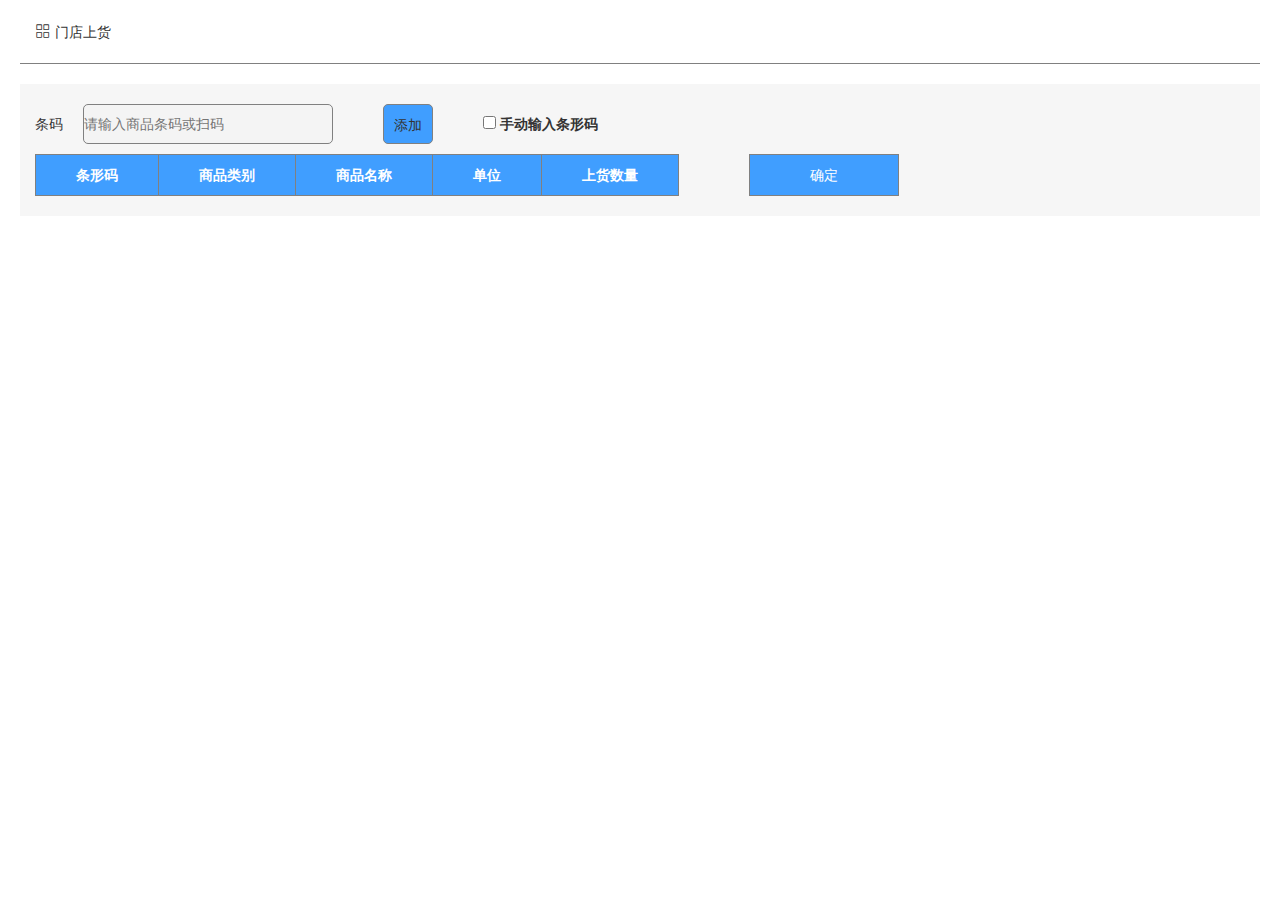
<file: page/shanghuo.html>
<!DOCTYPE html>
<html lang="en">
<head>
    <meta charset="UTF-8">
    <title>商品上货</title>
    <link rel="stylesheet" href="../css/shanghuo.css">
    <meta http-equiv="X-UA-Compatible" content="IE=EDGE" chrome="1">
    <meta name="viewport" content="width=device-width, initial-scale=1">
    <link rel="stylesheet" href="../bootstrap/css/bootstrap.css">
    <script src="../jquery/jquery-1.11.3.js"></script>
    <link rel="stylesheet" href="../font/iconfont.css">
    <!--<script src="../js/data_system.js"></script>-->
    <script src="../js/use_data.js"></script>

</head>
<body style="padding: 0px 20px">
<!--**************开头*****************-->
<div class="row " id="head_cbrow">
    <div class="col-lg-10">
        <span class="iconfont icon-shouyintai1"></span>
        <span id="shanghuo">门店上货</span>
    </div>
</div>
<!--    **********内容**************-->
 <div class="row cbcontent clear">
    <!--    *********************1 选择**************-->
    <div class="row cbcontent1">
        <div class="col-lg-10 clear" >
            <div id="cbtiaoma">条码</div>
            <input typeof="text" id="cbshuru" disabled='disabled' name="shuru" placeholder="请输入商品条码或扫码" >
            <div id="cb_tianjia" onclick="cb_jiashuju(this)">添加</div>
            <div id="cbxuanzhe">
                <label for="cbshoudong">
                    <input id="cbshoudong" name="fangshi" type="checkbox">
                    <span class="radio-style">手动输入条形码</span>
                </label>
            </div>
        </div>
    </div>

    <!--    **************3表格**************-->
    <div class="row cbcontent3">
        <div class="col-lg-10 clear">
            <table id="cbbiaoge">
                <thead>
                <tr>
                    <th>条形码</th>
                    <th>商品类别</th>
                    <th>商品名称</th>
                    <th>单位</th>
                    <th>上货数量</th>
                </tr>
                </thead>
                <tbody id="cbshuju">
                </tbody>
            </table>
                <div id="pages">
                    

                </div>
            <div id="cbqueding" onclick="cbxianshi(this)">确定</div>
        </div>
    </div>
    <div id="cbquerenshanghuo">
            确定上货
    </div>
</div>
<script src="../js/shanghuo.js"></script>
</body>
</html>
</file>
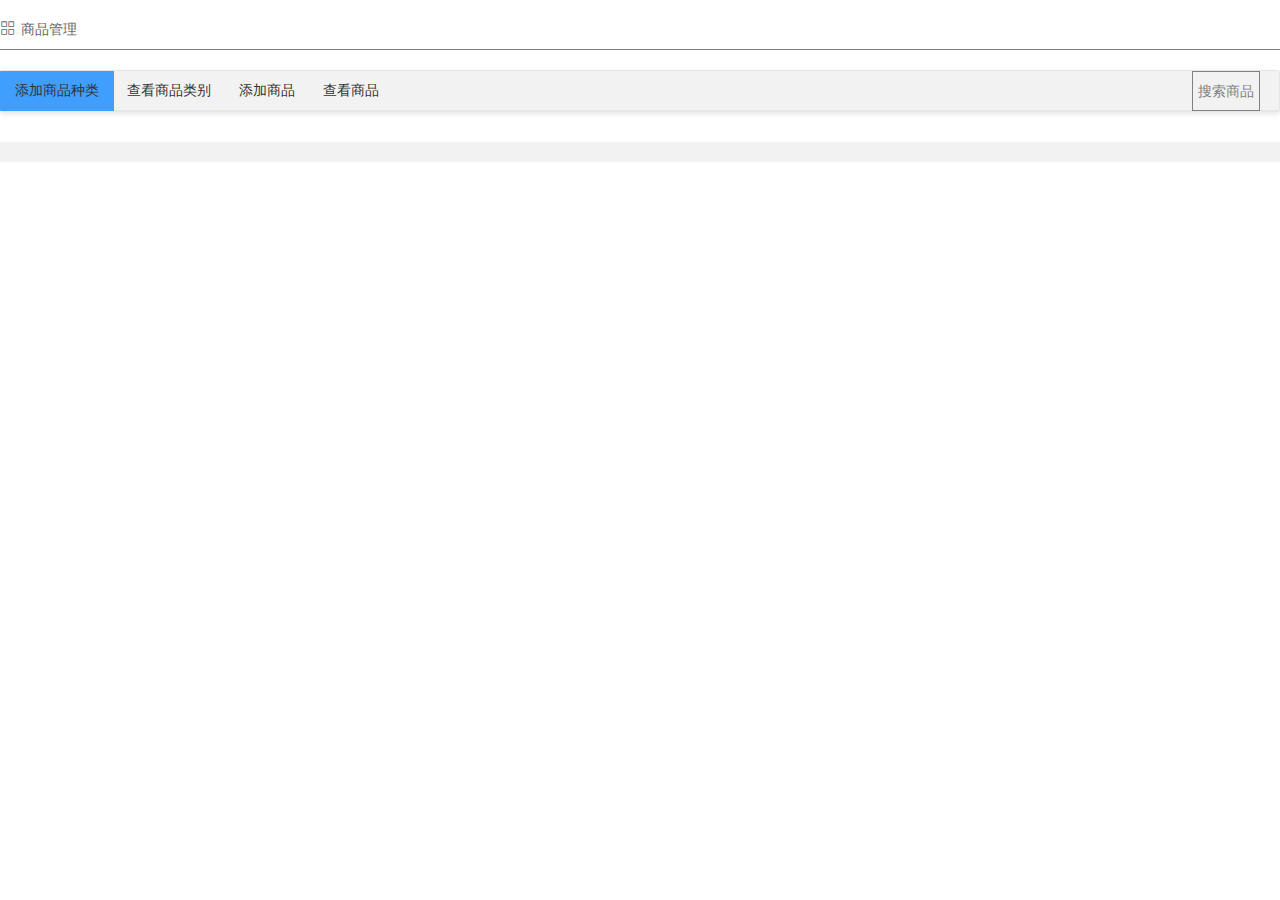
<file: page/shangPinGuanLi.html>
<!DOCTYPE html>
<html lang="en">
<head>
    <meta charset="UTF-8">
    <meta http-equiv="X-UA-Compatible" content="IE=edge,chrome=1">
    <meta name="viewport" content="width=device-width, initial-scale=1, maximum-scale=1">
    <title>Title</title>
    <link rel="stylesheet" href="../bootstrap/css/bootstrap.css">
    <!--    <link rel="stylesheet" href="../js//demo.css">-->
    <link rel="stylesheet" href="../layui/css/layui.css">
    <link rel="stylesheet" href="../font/iconfont.css">
    <link rel="stylesheet" href="../font/font_jb/iconfont.css">
    <script src="../jquery/jquery-3.4.1.js"></script>
    <script src="../bootstrap/js/bootstrap.js"></script>
    <!--    <script src="../js/data_system.js"></script>-->
    <script src="../js/use_data.js"></script>
    <script src="../layui/layui.js"></script>


    <style>
        *{
            font-family:微软雅黑 ;
            margin: 0;
            padding: 0;
            /*outline: #409EFF solid 1px;*/
        }
        body{
            font-size: 14px;
        }
        html{
            font-size: 100px;
        }
        nav{
            width: 100%;
            height: 0.8rem;
            background-color: #409EFF;

        }
        .row{
            margin-right:  0;
        }
        label{
            white-space:nowrap!important;
        }

        #shangpin{
            color: #666666;
            padding: 20px 0 10px 0;
            border-bottom: 1px solid #808080;
            margin-bottom: 20px;
        }
        #shangpin>span{
            margin-right: 5px;
        }
        #yincang{
            height: 40px;
            position: absolute;
            right: 0px;
            color: black;
            width: 0px;
            padding: 0;
            opacity: 0;
            transition: all 0.3s linear;
            overflow: hidden;
        }
        #ulwai{
            position: relative;
        }
        #sousuo{
            display: inline-block;
            height: 40px;
            /*border-radius: 5px;*/
            padding: 0 5px;
            border: 1px solid grey;
            position: absolute;
            right: 20px;
            color: grey;
        }
        .kuang{
            height: 40px;

        }
        .clear:after{
            clear: both;
            content: "";
            display: block;
        }
        input{
            outline: none;
            /*width: 150px;*/
        }
        .tianjia{
            background-color:#F2F2F2;
            font-size: 0.14rem;
            /*height: 400px;*/
        }
        .xian-l{
            height: 4px;
            background-color: #E4E7ED;
            position: relative;
            padding: 0px 10px ;
        }
        .xian-d{
            height: 4px;
            background-color: #409EFF;
            width: 90px;
            border-radius: 2px;
            position: absolute;
            transition: all 0.3s linear;
        }
        .tian{
            display: inline-block;
            width: 130px;
            padding: 10px;
            cursor: pointer;
        }
        .heng{
            position: relative;
        }
        .daoru-you{
            position: absolute;
            right: 0;
            color: #0000FF;
            display: inline-block;
            width: 130px;
            padding: 10px;
            cursor: pointer;
        }
        .daoru-zuo{
            color: #0000FF;
            display: inline-block;
            width: 130px;
            padding: 10px;
            cursor: pointer;
        }
        .layui-btn layui-btn-normal{
            background-color:#DEEDF7;
            border: #409EFF 1px solid;
            height: 40px;
            text-align: center;
            width: 80px;
            line-height: 40px;
            display: inline-block;
            cursor: pointer;
        }
        .one{
            padding: 80px 20px;
            transition: all 0.3s linear;
        }
        #two{
            display: none;
        }

        .one-heng{
            /*padding: 10px 20px;*/
        }
        .kuang1{
            height: 40px;
            width: 240px;
            margin: 20px 20px;
        }
        .kuang2{
            height: 40px;
            width: 200px;
            /*margin: 20px 20px;*/
        }
        #btn-tj{
            margin-left: 110px;
        }
        .layui-tab-item{
            transition: all 0.4s linear;
        }
        table{
         color: #909399;
        }
        .biao{
            margin: 0px 20px;
        }

        .row1{
            margin-left: 0;
            padding: 25px 0;
            text-align: center;
        }
        .kao-right{
            margin-right: 0;
            width: 300px;
        }
        #ul-biao, #ul-biao1{
            display: inline-block;
        }
        #ul-biao>span,#ul-biao1>span {
           display: inline-block;
            margin: 0 5px;
            width: 26px;
            height: 26px;
            cursor: pointer;
            text-align: center;
            line-height: 26px;
        }
        /*#gong{*/

        /*}*/
        .item-wo{
            display: inline-block;
            width: 30px;
            height: 30px;
            cursor: pointer;
            text-align: center;
            line-height: 30px;
            border-radius: 50%;
        }
        .item-wo:hover{
            background-color:  #409EFF;
            color: white;
        }
        .zhong{
            margin:  0 auto;
            text-align: center;
        }
        .col-lg-4{
            text-align: right;
        }

        #input-ye1, #input-ye{
            width: 30px;
        }
        #li-nei-1{
            background-color:#409EFF ;
        }
        .layui-btn{
            background-color:#409EFF ;
            color: white;
        }
        /*=============================模态框*/

        .juzhong{
            text-align: center;
        }
        /*.youduiqi{*/
        /*    !*text-align: right;*!*/
        /*}*/
        .youduiqi input{
            width: 300px;
            margin: 0;
        }
        .layui-form-item{
            margin: 0;
        }
        .modal-footer{
            width: 100%;
            margin: 0 auto;
        }
        .xghead{
          padding: 20px 0;
            border-bottom: grey 2px solid;
        }
        .xgbody{
            padding: 20px;
        }
        .xgbuttom{
            width: 300px;
            margin: 0 auto;
        }
        #xgk{
            position: absolute;
            width: 400px;
            padding: 20px;
            border: red 1px solid;
            display: none;
            margin-left: 300px;
            /*bottom: -350px;*/
            top:-300px;
            background-color: #F2F2F2;
            transition: all 0.5s linear;
        }
        .container{
            position: relative;
            margin: 0 auto;
        }
        /*#gaiTiaoMa{*/
        /*    background-color: #777777;*/
        /*    cursor: ;*/
        /*}*/
        /*.co{*/
        /*    !*width: 100%px;*!*/
        /*    !*margin: 0 auto;*!*/
        /*}*/




    </style>
</head>
<body>
<div>
    <div id="shangpin"><span class="iconfont icon-shouyintai1" ></span>商品管理
        </div>
    <div class="layui-tab layui-tab-card" style="margin-bottom: 30px">
            <ul class="layui-tab-title" id="ulwai">
                <li class="li-nei" onclick="myTabs(0) "id="li-nei-1">添加商品种类</li>
                <li class="li-nei" onclick="myTabs(1)" >查看商品类别</li>
                <li class="li-nei" onclick="myTabs(2)">添加商品</li>
                <li class="li-nei" onclick="myTabs(3)">查看商品</li>
                <li id="yincang">
                    <label for="xuan1"></label><select name="quiz" class="kuang duoxuan-1 " id="xuan1" onchange="func(this)" >
                        <option value="一级类别" class="qxz">一级类别</option>
                    </select>
                    <label>
                        <select name="quiz" class="kuang duoxuan-2" >
                            <option value="二级类别" class="qxz">二级类别</option>
                        </select>
                    </label>
                    <label for="mc"></label><input type="text" class="kuang" placeholder="请输入商品名称" id="mc">
                    <label for="tiaoma"></label><input type="text" class="kuang" placeholder="请输入商品条码" id="tiaoma">
                </li>
                <li id="sousuo">搜索商品</li>
            </ul>
    </div>
    <div class="layui-tab-content tianjia">
        <div class="layui-tab-item">
                <div class="heng">
                    <span class="tian" onclick="tianjia(0)">添加一级类名</span>
                    <span class="tian" onclick="tianjia(1)">添加二级类名</span>

<!--                    <input type="file">-->
                    <div class="xian-l">
                        <div class="xian-d"></div>
                    </div>
                    <div id="xiao-kuang">
                        <div class="one layui-anim layui-anim-up" id="one">
                            <div class="one-heng">
                                <span>商品类名</span><label for="input-tj1"></label><input class="kuang1" type="text" placeholder="请输入一级商品类名" id="input-tj1">
                                <div class="layui-btn layui-btn-normal" data-toggle="modal" data-target="#myModal" id="tj-1">添加</div>
                            </div>
                        </div>
                        <div class="one layui-anim layui-anim-up one-heng" id="two" >
                            <div>
                                <span>选择一级类名</span>
                                <label for=""></label><select class="kuang1 duoxuan-1" name="" id="">
                                    <option value="" class="qxz">请选择一级类名</option>

                            </select>
                            </div>
                            <div>
                                <span>二级商品类名</span>
                                <label for="input-tj2"></label><input class="kuang1" id="input-tj2" type="text" placeholder="请输入二级商品类名">
                            </div>
                            <div class="layui-btn layui-btn-normal" data-toggle="modal" data-target="#myModal" id="btn-tj">添加</div>
                        </div>
                    </div>
                </div>
        </div>
            <!-- =======================================================添加商品种类子页面/-->
        <div class="layui-tab-item layui-anim-up">
            <div class="heng ">
                <label for="xuan2"></label><select name="quiz" class="kuang1 duoxuan-1" id="xuan2" onchange="func(this)" >
                        <option value="" class="qxz">请选择一级类别</option>

                </select>
                <label>
                    <select name="quiz" class="kuang1 duoxuan-2">
                            <option value="" class="qxz">请选择二级类别</option>

                    </select>
                </label>
                <div class="biao" id="biao1">
                        <table class="layui-table" lay-skin="line">
                            <thead>
                            <tr>
                                <th>商品类别ID</th>
                                <th>商品类别名称</th>
                                <th>级别</th>
                                <th>父级类别</th>
                                <th>描述</th>
                                <th>备注</th>
                                <th>操作</th>
                            </tr>
                            </thead>
                            <tbody>

                            </tbody>
                        </table>
                        <div class="zhong">
                            <span id="gong1"></span>
                            <label for="tiaoshu1"></label><select name="" id="tiaoshu1" selected="" onchange="fun(this)">
                                <option value="5" selected="selected">5条/页</option>
                                <option value="10">10条/页</option>
                                <option value="15">15条/页</option>
                                <option value="20">20条/页</option>
                            </select>
                            <span class="iconfont icon-left layui-btn layui-btn-normal layui-btn-xs "id="pre"></span>
                            <span id="ul-biao1">

                            </span>
                            <span class="iconfont icon-left1 layui-btn layui-btn-normal layui-btn-xs" id="next"></span>
                        </div>
                    </div>
                </div>
        </div>
            <!-- =======================================================查看商品类别子页面/-->
        <div class="layui-tab-item">
            <div class="heng layui-anim-up">
                <form action="" class=""id="Form">
                    <div class="row row1">
                        <div class="col-xs-4 col-md-4 col-lg-4">
                            <div class="kao-right">
                                <span>* 条码</span>
                                <input class="kuang2" type="text" id="tm" placeholder="请输入内容" >
                            </div>
                        </div>
                        <div class="col-xs-4 col-md-4 col-lg-4">
                            <div class="kao-right">
                                <span>* 一级商品类别</span>
                                <select name="quiz"  class="kuang2 duoxuan-1"  id="xuan3" onchange="func(this)" >
                                    <option value="" class="qxz" >请选择</option>
                                </select>
                            </div>
                        </div>
                        <div class="col-xs-4 col-md-4 col-lg-4">
                            <div class="kao-right">
                                <span>* 二级商品类别</span>
                                <select name="quiz" class="kuang2 duoxuan-2" id="xuan3-2" >
                                    <option value="" class="qxz">请选择</option>
                                </select>
                            </div>

                        </div>
                    </div>
                    <div class="row row1">
                        <div class="col-xs-4 col-md-4 col-lg-4">
                            <div class="kao-right">
                                <span>* 商品名称</span>
                                <input class="kuang2" type="text" id="sp-name" placeholder="请输入内容">
                            </div>
                        </div>
                        <div class="col-xs-4 col-md-4 col-lg-4">
                            <div class="kao-right">
                                <span>* 单位</span>
                                <input class="kuang2" type="text" id="danwei" placeholder="请输入内容">
                            </div>
                        </div>
                        <div class="col-xs-4 col-md-4 col-lg-4">
                            <div class="kao-right">
                                <span>* 单价</span>
                                <input class="kuang2" type="text" id="danjia" placeholder="请输入内容">
                            </div>
                        </div>
                    </div>
                    <div class="row row1">
                        <span class="layui-btn layui-btn-normal" id="btn-tj-3">添加</span>
                    </div>
                </form>

            </div>
        </div>
            <!-- =======================================================添加商品子页面/-->
        <div class="layui-tab-item">
            <div class="biao" id="biao2">
                <table class="layui-table" lay-skin="line">
                        <thead>
                        <tr>
                            <th>流水号</th>
                            <th>条码</th>
                            <th>商品名称</th>
                            <th>单位</th>
                            <th>当前售价</th>
                            <th>进货数量</th>
                            <th>一级类别</th>
                            <th>二级类别</th>
                            <th>操作</th>
                        </tr>
                        </thead>
                        <tbody>

                        </tbody>
                    </table>
                <div class="zhong">
                    <span id="gong"></span>
                    <label for="tiaoshu"></label><select name="" id="tiaoshu" onchange="fun(this)">
                        <option value="5" selected="selected">5条/页</option>
                        <option value="10">10条/页</option>
                        <option value="15">15条/页</option>
                        <option value="20">20条/页</option>
                    </select>
                    <span class="iconfont icon-left layui-btn layui-btn-normal layui-btn-xs "id="shang"></span>
                    <span id="ul-biao">

                    </span>
                    <span class="iconfont icon-left1 layui-btn layui-btn-normal layui-btn-xs" id="xia"></span>
                </div>
            </div>
        </div>
        <!-- =======================================================查看商品子页面/-->
        <div class="layui-tab-item" id="search">
            <div class="biao" id="biao3">
                <table class="layui-table" lay-skin="line">
                    <thead>
                    <tr>
                        <th>流水号</th>
                        <th>条码</th>
                        <th>商品名称</th>
                        <th>单位</th>
                        <th>当前售价</th>
                        <th>进货数量</th>
                        <th>一级类别</th>
                        <th>二级类别</th>
                        <th>操作</th>
                    </tr>
                    </thead>
                    <tbody>

                    </tbody>
                </table>
                <div class="zhong">
                    <span id="gong3"></span>
                    <label for="tiaoshu3"></label><label for="tiaoshu3"></label><select name="" id="tiaoshu3" onchange="fun(this)">
                        <option value="5" selected="selected">5条/页</option>
                        <option value="10">10条/页</option>
                        <option value="15">15条/页</option>
                        <option value="20">20条/页</option>
                    </select>
                    <span class="iconfont icon-left layui-btn layui-btn-normal layui-btn-xs "id="shang3"></span>
                    <span id="ul-biao3">

                    </span>
                    <span class="iconfont icon-left1 layui-btn layui-btn-normal layui-btn-xs" id="xia3"></span>
                </div>
            </div>
        </div>
    </div>
</div>
<div class="modal fade" id="myModal" tabindex="-1" role="dialog" aria-labelledby="myModalLabel">
    <div class="modal-dialog container" role="document">
        <div class="modal-content daxiao">
            <div class="modal-header">
                <button type="button" class="close" data-dismiss="modal" aria-label="Close"><span aria-hidden="true">&times;</span></button>
                <h5 class="modal-title">系统提示</h5>
            </div>
            <div class="modal-body juzhong">
                <h4>添加成功！</h4>
            </div>
            <div class="modal-footer">
                <button type="button" class="btn btn-primary" data-dismiss="modal">确定</button>
                <button type="button" class="btn btn-primary" data-dismiss="modal">关闭</button>
            </div>
        </div>
    </div>
</div>
<div class="modal fade" id="myModal1" tabindex="-1" role="dialog" aria-labelledby="myModalLabel">
    <div class="modal-dialog container" role="document">
        <div class="modal-content daxiao">
            <div class="modal-header">
                <button type="button" class="close" data-dismiss="modal" aria-label="Close"><span aria-hidden="true">&times;</span></button>
                <h4 class="modal-title">系统提示</h4>
            </div>
            <div class="modal-body juzhong">
                <h3>请输入完整的商品信息！</h3>
            </div>
            <div class="modal-footer">
                <button type="button" class="btn btn-primary" data-dismiss="modal">关闭</button>
            </div>
        </div>
    </div>
</div>
<div class="modal fade" id="myModal2" tabindex="-1" role="dialog" aria-labelledby="myModalLabel">
    <div class="modal-dialog container" role="document">
        <div class="modal-content daxiao">
            <div class="modal-header">
                <button type="button" class="close" data-dismiss="modal" aria-label="Close"><span aria-hidden="true">&times;</span></button>
                <h4 class="modal-title">系统提示</h4>
            </div>
            <div class="modal-body juzhong">
                <h3>条码已存在，不能添加！</h3>
            </div>
            <div class="modal-footer">
                <button type="button" class="btn btn-primary" data-dismiss="modal">关闭</button>
            </div>
        </div>
    </div>
</div>
<div class="modal fade" id="myModal-del" tabindex="-1" role="dialog" aria-labelledby="myModalLabel">
    <div class="modal-dialog container" role="document">
        <div class="modal-content daxiao">
            <div class="modal-header">
                <button type="button" class="close" data-dismiss="modal" aria-label="Close"><span aria-hidden="true">&times;</span></button>
                <h4 class="modal-title">系统提示</h4>
            </div>
            <div class="modal-body juzhong">
                <h3>确认删除吗?</h3>
            </div>
            <div class="modal-footer">
                <div type="button" class="queRen btn btn-primary" data-dismiss="modal">确认</div>
                <div type="button" class="btn btn-primary" data-dismiss="modal">取消</div>
            </div>
        </div>
    </div>
</div>
<div class="container">
    <div id="xgk" class="layui-anim" data-anim="layui-anim-up">
        <h4>修改商品信息</h4>
        <hr>
        <!--        ===========================员工信息修改内容-->
        <form class="layui-form" action="" id="editContent" layui-filter="test1">

            <div class="layui-form-item layui-form-pane">
                <div class="layui-inline">
                   <label class="layui-form-label">条码</label>
                   <div class="layui-input-block">
                    <input type="text" name="username" lay-verify="required" class="layui-input layui-disabled"  id="gaiTiaoMa">
                   </div>
                </div>
            </div>
            <div class="layui-form-item layui-form-pane">
                <div class="layui-inline">
                  <label class="layui-form-label">名称</label>
                  <div class="layui-input-block">
                    <input type="text" name="text" lay-verify="required" class="layui-input" id="gaiName">
                  </div>
                </div>
            </div>
            <div class="layui-form-item layui-form-pane">
                <div class="layui-inline">
                    <label class="layui-form-label">单位</label>
                    <div class="layui-input-block">
                        <input type="text" name="text" lay-verify="required" class="layui-input" id="gaiUnit">
                    </div>
                </div>
            </div>
            <div class="layui-form-item layui-form-pane">
                <div class="layui-inline">
                    <label class="layui-form-label">售价</label>
                    <div class="layui-input-block">
                        <input type="text" name="pwd" lay-verify="required" class="layui-input" id="gaiPrice">
                    </div>
                </div>
            </div>
            <div class="layui-form-item layui-form-pane">
                <div class="layui-inline">
                  <label class="layui-form-label">进货数量</label>
                  <div class="layui-input-block">
                    <input type="text" name="text" lay-verify="required" class="layui-input" id="gaiKuCun">
                  </div>
                </div>
            </div>
            <div class="layui-form-item layui-form-pane">
                <div class="layui-inline">
                    <label class="layui-form-label">一级类别</label>
                    <div class="layui-input-block">
                        <input type="text" name="text" lay-verify="required" class="layui-input" id="gaiClassOne">
                    </div>
                </div>
            </div>
            <div class="layui-form-item layui-form-pane">
                <div class="layui-inline">
                    <label class="layui-form-label">二级类别</label>
                    <div class="layui-input-block">
                        <input type="text" name="pwd" lay-verify="required" class="layui-input" id="gaiClassTwo">
                    </div>
                </div>
            </div>
            <div>
                <div class="layui-input-block">
                    <div type="" class="layui-btn"  lay-filter="demo1" id="tj">提交</div>
                        <div type="reset" class="layui-btn layui-btn-primary" id="qx">取消</div>
                </div>
            </div>
        </form>
    </div>
</div>

<div class="modal fade" id="myModal-suoding" tabindex="-1" role="dialog" aria-labelledby="myModalLabel">
    <div class="modal-dialog container" role="document">
        <div class="modal-content daxiao">
            <div class="modal-header">
                <button type="button" class="close" data-dismiss="modal" aria-label="Close"><span aria-hidden="true">&times;</span></button>
                <h4 class="modal-title">系统提示</h4>
            </div>
            <div class="modal-body juzhong">
                <h3 class="sdts">锁定后将无法操作，请确认是否锁定？</h3>
            </div>
            <div class="modal-footer">
                <div type="button" class="queRenSuoDing btn btn-primary" data-dismiss="modal">确认</div>
                <div type="button" class="btn btn-primary" data-dismiss="modal">取消</div>
            </div>
        </div>
    </div>
</div>

<script src="../js/demo.js"></script>

<script>
    var num=0;
    var ye=0;
    var ye1=0;
    var ye2=0;
    var ye3=0;
    // 总页数/
    var yeshu;
    var yeshu1;
    var yeshu2;
    var yeshu3;
    // 存上次的点击页数
    var shangYiCi;
    var shangYiCi1;
    var shangYiCi2;
    var shangYiCi3;
    //显示多少页
    var xianShi=5
    var first;
    var yiYouTiaoMa;
    var inputTiaoma;
    var start;
    var start1;
    var start2;
    var start3;
    var end;
    var end1;
    var end2;
    var end3;

    // 点击显示tab
    function myTabs(i){
        $(".li-nei").eq(i).css({backgroundColor:"#409EFF",color:"white"}).siblings().css({backgroundColor:"#F2F2F2",color: "black"
        })
        $(".layui-tab-item").eq(i).addClass("layui-show").siblings().removeClass("layui-show")
    }

    // 搜索按钮点击
    $("#sousuo").click(function () {
        if (!(num%2)){
            $(this).css({
                color:"white",
                backgroundColor:"#409EFF",
            })
            $("#yincang").css({
                opacity:"1",
                right:"80px",
                width:"520px"
            })
            $("#search").addClass("layui-show").siblings().removeClass("layui-show")
        }else {
            $(this).css({
                color:"black",
                backgroundColor:"#F6F6F6"
            })
            $("#yincang").css({
                opacity:"0",
                right:"0px",
                width:"0px"
            })
            $("#search").removeClass("layui-show")
        }
        num++
    })
    function tianjia(num1) {
        $(".one").eq(num1).show().siblings().hide()
        $(".tian").eq(num1).css({color:"#409EFF"}).siblings().css({color:"black"})
        $(".xian-d").css({
            left:num1*130+10+"px"
        })
    }
// 添加类别的点击事件/


// <!-- =======================================================查看商品子页面函数方法/--
//    第几页



    function fun(thisDom){

        //获取被选中的option标签
        xianShi=parseInt($(thisDom).children('option:selected').val())
        show(productData)
    }
    onload=function () {
        show(productData)
        xuanRanLei1()
        myTabs(3)
    }
    // =================================================  // 根据名称 条码搜索



  // =================================================  // 将数据添加到表格
  //   添加一类名
  //   $('#input-tj1').on('change',function () {
  //         let choose=($(this).val())
  //         let arrOne=['classOne',choose] //INPUT框的值
  //         console.log(arrOne)
  //         $("#tj-1").click(addKey(arrOne,"product"))
  //         console.log(productData)
  //     })
    //   //   添加二类名

    // 添加商品
    // =================================================// 获取已经有的条码值



    yiYouTiaoMa= productData.map(function (productData) { return productData.barCode});
    //






    $('#tm').on('change',function () {
        inputTiaoma=($(this).val())
        for (let i=0;i<yiYouTiaoMa.length;i++){
            if (inputTiaoma===yiYouTiaoMa[i]){
                $("#myModal2").modal("show")
            }
        }

        tjProduct()
    })
    // 判断添加的值是否输入有值



    function tjProduct(){
        $("#btn-tj-3").click(function () {
            let classOne=getChooseValue('option', '#xuan3>option');
            let classTwo=getChooseValue('option', '#xuan3-2>option');
            let arr=['barCode', '#tm', 'classOne', classOne, 'classTwo', classTwo, 'name', '#sp-name', 'unit', '#danwei', 'price', '#danjia']
            // addKey(arr, 'product');
            let array=[]

            for (let i=0;i<arr.length;i++){
                if (i%2!==0) array.push(arr[i]);
            }
            if (tagIsNull(array)) {
                 $("#myModal1").modal("show") //有空值不能提交

            }else {
                $("#myModal").modal("show")
                addKey(arr, 'product');
                show(productData)
                show1(arr1)
                show2(arrT)
                show3(arrMingCheng)
                $(this).off('click');
            }

        })
    }




















    //   查看商品页
    function addShu(start,end,productData) {
        $("#biao2>table>tbody").html("")
        for (let i=start;i<=end;i++){
            if (i<productData.length){
                $("#biao2>table>tbody").append(`
        <tr>
         <td class="td1">${productData[i].barCode}</td>
            <td>${productData[i].barCode}</td>
         <td>${productData[i].name}</td>
         <td>${productData[i].unit}</td>
         <td>${"￥"}${productData[i].price}</td>
         <td>${productData[i].stockNum}</td>
         <td>${productData[i].classOne}</td>
         <td>${productData[i].classTwo}</td>
         <td class="cz">
         <button class="gai layui-btn layui-btn-normal layui-btn-xs " data-id="${productData[i].barCode}">修改</button>
         <button class="del layui-btn layui-btn-danger layui-btn-xs " data-id="${productData[i].barCode}">删除</button>
         <button class="suoding layui-btn layui-btn-normal layui-btn-xs" data-id="${productData[i].barCode}">锁定</button>
         </td>
     </tr>
         `)
            }
        }
        $("#gong").text("共"+ productData.length +"条")
    }
    // =================================================  // 分页显示
    $("#ul-biao").on("click","span",function () {
        ye=parseInt($(this).text())
        start=(ye-1)*xianShi;
         end=ye*xianShi-1
        addShu(start,end,productData)
        shangYiCi=ye
        $(this).css({backgroundColor:"#409EFF",color:"white"}).siblings().css({backgroundColor:"#F2F2F2",color:"black"})
    })
    // $(".item-wo").click(function () {

    //            // .siblings().css()
    //
    // })
    $("#ul-biao").dblclick(function(event){
        event.preventDefault();
    });



    function show(productData) {
        addShu(0,xianShi-1,productData)
        if (productData.length%xianShi!==0){
            yeshu=parseInt(productData.length/xianShi)+1;

        }else {
            yeshu=parseInt(productData.length/xianShi)
        }
        $("#ul-biao>span").remove()
        for (let i=0;i<yeshu;i++){
            $("#ul-biao").append(`<span>${i+1}</span>`)
        }
    }
    // ==============================================上一页,下一页
    $("#shang").click(function () {
        if (shangYiCi>1){
            ye=shangYiCi-1
        }else {
            ye=shangYiCi
        }
        $("#ul-biao>span").eq(ye-1).css({backgroundColor:"#409EFF",color:"white"}).siblings().css({backgroundColor:"#F2F2F2",color:"black"})
        start=(ye-1)*xianShi;
         end=ye*xianShi-1
        // console.log(ye)
        addShu(start,end,productData)
        shangYiCi=ye
        // console.log(yeshu)
    })

    $("#xia").click(function () {
        if (shangYiCi<yeshu){
            ye=shangYiCi+1
        }else {
            ye=shangYiCi
        }
        $("#ul-biao>span").eq(ye-1).css({backgroundColor:"#409EFF",color:"white"}).siblings().css({backgroundColor:"#F2F2F2",color:"black"})
        // console.log(shangYiCi)
         start=(ye-1)*xianShi;
         end=ye*xianShi-1
        addShu(start,end,productData)
        shangYiCi=ye
    })
    // ===========================================
    // ================================================查看商品类别页
    var arr1=[]
    $('.duoxuan-2').on('change',function () {
         choose=($(this).children('option:selected').val())
        let arr=['classTwo',choose] //多选框选中的值
        arr1=searchKey(arr,'product') //所有classTwo的数据
        show1(arr1)
        $("#gong1").text("共"+ arr1.length +"条")
        $("#gong3").text("共"+ arr1.length +"条")
    })



//================================== 根据名称筛选商品
    var arrMingCheng=[]
    $('#mc').on('change',function () {
        let name=($(this).val())
        let array=['name',name] //多选框选中的值
        arrMingCheng=searchKey(array,'product') //所有名称匹配的数据

        $("#gong3").text("共"+ arrMingCheng.length +"条")

        show3(arrMingCheng)

    })


    function nemeXs(start3,end3,arrMingCheng) {
        $("#biao3>table>tbody").html("")
        for (let i=start3;i<=end3;i++){
            if (i<arrMingCheng.length){
                $("#biao3>table>tbody").append(`
         <tr>
        <td class="td1">${arrMingCheng[i].barCode}</td>
            <td>${arrMingCheng[i].barCode}</td>
         <td>${arrMingCheng[i].name}</td>
         <td>${arrMingCheng[i].unit}</td>
         <td>${"￥"}${arrMingCheng[i].price}</td>
         <td>${arrMingCheng[i].stockNum}</td>
         <td>${arrMingCheng[i].classOne}</td>
         <td>${arrMingCheng[i].classTwo}</td>
         <td class="cz"><span class="gai layui-btn layui-btn-normal layui-btn-xs " data-id="${arrMingCheng[i].barCode}">修改</span>
         <span class="del layui-btn layui-btn-danger layui-btn-xs" data-id="${arrMingCheng[i].barCode}">删除</span>
         <span class="suoding layui-btn layui-btn-normal layui-btn-xs" data-id="${arrMingCheng[i].barCode}">锁定</span>
         </td>
     </tr>
         `)
            }
        }


    }





    $("#ul-biao").on("click","span",function () {
        ye3=parseInt($(this).text())
        start3=(ye3-1)*xianShi;
         end3=ye3*xianShi-1
        nemeXs(start3,end3,arrMingCheng)
        shangYiCi3=ye3
        $(this).css({backgroundColor:"#409EFF",color:"white"}).siblings().css({backgroundColor:"#F2F2F2",color:"black"})
    })


    function show3(arrMingCheng) {
        nemeXs(0,xianShi-1,arrMingCheng)
        if (arrMingCheng.length%xianShi!==0){
            yeshu3=Math.floor(arrMingCheng.length/xianShi)+1;

        }else {
            yeshu3=parseInt(arrMingCheng.length/xianShi)
        }

        $("#ul-biao3>span").remove()
        for (let i=0;i<yeshu3;i++){
            $("#ul-biao3").append(`<span>${i+1}</span>`)
        }
    }


    $("#ul-biao1").on("click","span",function () {
        ye3=parseInt($(this).text())
         start3=(ye3-1)*xianShi;
         end3=ye3*xianShi-1
        nemeXs(start3,end3,arrMingCheng)
        shangYiCi3=ye3
        $(this).css({backgroundColor:"#409EFF",color:"white"}).siblings().css({backgroundColor:"#F2F2F2",color:"black"})
    })


    $("#pre").click(function () {
        if (shangYiCi3>1){
            ye3=shangYiCi3-1
        }else {
            ye3=shangYiCi3
        }
        $("#ul-biao1>span").eq(ye3-1).css({backgroundColor:"#409EFF",color:"white"}).siblings().css({backgroundColor:"#F2F2F2",color:"black"})
        start3=(ye3-1)*xianShi;
         end3=ye3*xianShi-1
        // console.log(ye)
        nemeXs(start3,end3,arrMingCheng)
        shangYiCi3=ye3
        // console.log(yeshu)
    })

    $("#next").click(function () {
        if (shangYiCi3<yeshu3){
            ye3=shangYiCi3+1
        }else {
            ye3=shangYiCi3
        }
        $("#ul-biao1>span").eq(ye3-1).css({backgroundColor:"#409EFF",color:"white"}).siblings().css({backgroundColor:"#F2F2F2",color:"black"})
        // console.log(shangYiCi)
         start3=(ye3-1)*xianShi;
         end3=ye3*xianShi-1
        nemeXs(start3,end3,arrMingCheng)
        shangYiCi3=ye3
    })


    //================================== 根据条码筛选商品
    var arrT=[]
    $('#tiaoma').on('change',function () {
        let bar=($(this).val())
        let arrayT=['barCode',bar] //多选框选中的值
        arrT=searchKey(arrayT,'product') //所有条码匹配的数据
        show2(arrT)
        $("#gong3").text("共"+ arrT.length +"条")
    })


    function tiaoMaXs(start2,end2,arrT) {
        $("#biao3>table>tbody").html("")
        for (let i=start2;i<=end2;i++){
            if (i<arrT.length){
                $("#biao3>table>tbody").append(`
         <tr class="td1">
        <td>${arrT[i].barCode}</td>
            <td>${arrT[i].barCode}</td>
         <td>${arrT[i].name}</td>
         <td>${arrT[i].unit}</td>
         <td>${"￥"}${arrT[i].price}</td>
         <td>${arrT[i].stockNum}</td>
         <td>${arrT[i].classOne}</td>
         <td>${arrT[i].classTwo}</td>
         <td class="cz"><span class="gai layui-btn layui-btn-normal layui-btn-xs" data-id="${arrT[i].barCode}" >修改</span>
         <span class="del layui-btn layui-btn-danger layui-btn-xs" data-id="${arrT[i].barCode}">删除</span>
         <span class="suoding  layui-btn layui-btn-normal layui-btn-xs" data-id="${arrT[i].barCode}">锁定</span>
         </td>
     </tr>
         `)
            }
        }
    }








    $("#ul-biao").on("click","span",function () {
        ye2=parseInt($(this).text())
        start2=(ye2-1)*xianShi;
         end2=ye2*xianShi-1
        tiaoMaXs(start2,end2,arrT)
        shangYiCi2=ye2
        $(this).css({backgroundColor:"#409EFF",color:"white"}).siblings().css({backgroundColor:"#F2F2F2",color:"black"})
    })


    function show2(arrT) {
        tiaoMaXs(0,xianShi-1,arrT)
        if (arrT.length%xianShi!==0){
            yeshu2=Math.floor(arrT.length/xianShi)+1;

        }else {
            yeshu2=parseInt(arrT.length/xianShi)
        }

        $("#ul-biao3>span").remove()
        for (let i=0;i<yeshu2;i++){
            $("#ul-biao3").append(`<span>${i+1}</span>`)
        }
    }


    $("#ul-biao1").on("click","span",function () {
        ye2=parseInt($(this).text())
        start2=(ye2-1)*xianShi;
         end2=ye2*xianShi-1
        tiaoMaXs(start2,end2,arrT)
        shangYiCi2=ye2
        $(this).css({backgroundColor:"#409EFF",color:"white"}).siblings().css({backgroundColor:"#F2F2F2",color:"black"})
    })


    $("#pre").click(function () {
        if (shangYiCi2>1){
            ye2=shangYiCi2-1
        }else {
            ye2=shangYiCi2
        }
        $("#ul-biao1>span").eq(ye2-1).css({backgroundColor:"#409EFF",color:"white"}).siblings().css({backgroundColor:"#F2F2F2",color:"black"})
        start2=(ye2-1)*xianShi;
         end2=ye2*xianShi-1
        // console.log(ye)
        tiaoMaXs(start2,end2,arrT)
        shangYiCi2=ye2
        // console.log(yeshu)
    })

    $("#next").click(function () {
        if (shangYiCi2<yeshu2){
            ye2=shangYiCi2+1
        }else {
            ye2=shangYiCi2
        }
        $("#ul-biao1>span").eq(ye2-1).css({backgroundColor:"#409EFF",color:"white"}).siblings().css({backgroundColor:"#F2F2F2",color:"black"})
        // console.log(shangYiCi)
         start2=(ye2-1)*xianShi;
         end2=ye2*xianShi-1
        tiaoMaXs(start2,end2,arrT)
        shangYiCi2=ye2
    })













    function chaKan(start1,end1,arr1) {
        $("#biao1>table>tbody").html("")
        $("#biao3>table>tbody").html("")
        for (let i=start1;i<=end1;i++){
            if (i<arr1.length){
                $("#biao1>table>tbody").append(`
         <tr>
         <td class="td1">${arr1[i].barCode}</td>
            <td>${arr1[i].classTwo}</td>
         <td>${"二级"}</td>
         <td>${arr1[i].classOne}</td>
         <td>${arr1[i].describe}</td>
         <td>${" "}</td>
         <td class="cz"><span class="gai layui-btn layui-btn-normal layui-btn-xs gai" data-id="${arr1[i].barCode}">修改</span>
         <span class="del layui-btn layui-btn-danger layui-btn-xs" data-id="${arr1[i].barCode}">删除</span>
         <span class="suoding layui-btn layui-btn-normal layui-btn-xs" data-id="${arr1[i].barCode}">锁定</span>
         </td>
     </tr>
         `)
            }
        }

        for (let i=start1;i<=end1;i++){
            if (i<arr1.length){
                $("#biao3>table>tbody").append(`
        <tr>
         <td class="td1">${arr1[i].barCode}</td>
            <td>${arr1[i].barCode}</td>
         <td>${arr1[i].name}</td>
         <td>${arr1[i].unit}</td>
         <td>${"￥"}${arr1[i].price}</td>
         <td>${arr1[i].stockNum}</td>
         <td>${arr1[i].classOne}</td>
         <td>${arr1[i].classTwo}</td>
         <td class="cz">
         <button class="xiugai layui-btn layui-btn-normal layui-btn-xs"  data-id="${arr1[i].barCode}">修改</button>
         <button class="del layui-btn layui-btn-danger layui-btn-xs" data-id="${arr1[i].barCode}">删除</button>
         <button class="suoding layui-btn layui-btn-normal layui-btn-xs" data-id="${arr1[i].barCode}">锁定</button>
         </td>
     </tr>
         `)
            }
        }

    }







    $("#ul-biao").on("click","span",function () {
        ye1=parseInt($(this).text())
        start1=(ye1-1)*xianShi;
         end1=ye1*xianShi-1
        chaKan(start1,end1,arr1)
        shangYiCi1=ye1
        $(this).css({backgroundColor:"#409EFF",color:"white"}).siblings().css({backgroundColor:"#F2F2F2",color:"black"})
    })


    function show1(arr1) {
        chaKan(0,xianShi-1,arr1)
        if (arr1.length%xianShi!==0){
            yeshu1=Math.floor(arr1.length/xianShi)+1;

        }else {
            yeshu1=parseInt(arr1.length/xianShi)
        }
        $("#ul-biao1>span").remove()
        $("#ul-biao3>span").remove()
        for (let i=0;i<yeshu1;i++){
            $("#ul-biao1").append(`<span>${i+1}</span>`)
            $("#ul-biao3").append(`<span>${i+1}</span>`)
        }
    }


    $("#ul-biao1").on("click","span",function () {
        ye1=parseInt($(this).text())
         start1=(ye1-1)*xianShi;
         end1=ye1*xianShi-1
        chaKan(start1,end1,arr1)
        shangYiCi1=ye1
        $(this).css({backgroundColor:"#409EFF",color:"white"}).siblings().css({backgroundColor:"#F2F2F2",color:"black"})
    })


    $("#pre").click(function () {
        if (shangYiCi1>1){
            ye1=shangYiCi1-1
        }else {
            ye1=shangYiCi1
        }
        $("#ul-biao1>span").eq(ye1-1).css({backgroundColor:"#409EFF",color:"white"}).siblings().css({backgroundColor:"#F2F2F2",color:"black"})
         start1=(ye1-1)*xianShi;
         end1=ye1*xianShi-1
        // console.log(ye)
        chaKan(start1,end1,arr1)
        shangYiCi1=ye1
        // console.log(yeshu)
    })

    $("#next").click(function () {
        if (shangYiCi1<yeshu1){
            ye1=shangYiCi1+1
        }else {
            ye1=shangYiCi1
        }
        $("#ul-biao1>span").eq(ye1-1).css({backgroundColor:"#409EFF",color:"white"}).siblings().css({backgroundColor:"#F2F2F2",color:"black"})
        // console.log(shangYiCi)
         start1=(ye1-1)*xianShi;
         end1=ye1*xianShi-1
        chaKan(start1,end1,arr1)
        shangYiCi1=ye1
        $(this).off('click');
    })

    // =====================================================渲染一级类名
    var  leiOne=searchKey(['dataTable','商品'],'types')
    var a = [];
    var leiOnea
     leiOnea= leiOne.map(function (types) { return types.classOne});
    var tianClassOne = [];
    var tianOne;
    var tianTwo;

    $("#input-tj1").on("change",function () {
        tianOne =$(this).val()
        console.log(tianOne)
        $("#tj-1").click(function () {

            tianClassOne=["classOne",tianOne,]
            a.push(tianOne)
            $("#myModal").modal("show")

            xuanRanLei1()
            $(this).off('click');
        })

    })






    $("#input-tj2").on("change",function () {
         tianTwo =$(this).val()
        console.log(tianTwo)
        $("#btn-tj").click(function () {

            tianClassOne=["classOne",tianOne,"classTwo",tianTwo]
            addKey(tianClassOne,"types")
            $("#myModal").modal("show")
            xuanRanLei1()

           // addKey(types,"product")
            $(this).off('click');
        })
    })

     q()
    function q(arr) {
        leiOnea.forEach(item => {
            return a.includes(item) ? '' : a.push(item)
        });
        return a
    }
    function xuanRanLei1() {
        $(".duoxuan-1").children("option").remove("option:not(.qxz)")
        for (let i=0;i<a.length;i++){
          $(".duoxuan-1").append(`<option>${a[i]}</option>`)
        }
    }
// 根据1类渲染2类

    function xuanRanLei2() {
        $(".duoxuan-2").children("option").remove("option:not(.qxz)")
        for (let i=0;i<searchClassTwo(first).length;i++){

            $(".duoxuan-2").append(`<option>${searchClassTwo(first)[i]}</option>`)

        }
    }



    function func(thisDom){
         first=($(thisDom).children('option:selected').val())
        //获取被选中的option标签
        searchClassTwo(first)
        xuanRanLei2()
        // console.log(searchClassTwo(first))
        // console.log(thisDom)

    }







    // =============================================删除

    $("tbody").on("click",".del",function del() {
        $("#myModal-del").modal("show")
        let hang=$(this).parent().parent().children('.td1')[0];
        let hangJieDian=$(this).parent().parent();
        $(".queRen").click(function () {
            $(this).off('click');
            deleteKey(['barCode',hang],"product")
            hangJieDian.remove()
            show(productData)
            show1(arr1)
            show2(arrT)
            show3(arrMingCheng)
        })

    });
    // deleteKey(['barCode',"001"],"product")
    // =============================================修改
    $("tbody").on("click",".gai",function xiuGai() {
        var _this = this;
        $("#xgk").show()
        let TM=$(this).parent().parent().children('.td1')[0]
        console.log(TM)

        var mydata = productData.filter(function (item) {
            return item.barCode==$(_this).attr("data-id")
            // item.barCode == $(_this).attr("data-barCode")

        });

   // 拿到默认值
        // console.log(_this)
        $("#gaiTiaoMa").val(mydata[0].barCode);
        $("#gaiName").val(mydata[0].name);
        $("#gaiUnit").val(mydata[0].unit);
        $("#gaiPrice").val(mydata[0].price);
        $("#gaiClassOne").val(mydata[0].classOne);
        $("#gaiClassTwo").val(mydata[0].classTwo);
        $("#gaiKuCun").val(mydata[0].stockNum);
        $("#gaiMiaoShu").val(mydata[0].describe);

        $("#tj").click(function () {
            var obj = [
                "barCode",$("#gaiTiaoMa").val(),
                "name",$("#gaiName").val(),
                'unit',$("#gaiUnit").val(),
                'price',$("#gaiPrice").val(),
                'classOne',$("#gaiClassOne").val(),
                'classTwo',$("#gaiClassTwo").val(),
                'stockNum',$("#gaiKuCun").val(),
            ];
            console.log($("#gaiTiaoMa").val())
            $("#xgk").hide()
           changeKey(["barCode",TM],obj,"product")

              show(productData)
            show1(arr1)
            show2(arrT)
            show3(arrMingCheng)
            $(this).off('click');
        })
        $(this).off('click');
    })
    $("#qx").click(function () {
        $("#xgk").hide()
        $(this).off('click');
    })

   // 将修改后的值赋给框框
















        // ============================================锁定
    var t=0;
    $("table>tbody").on("click",".cz .suoding",function(){
        let trZ=$(this).parent().parent()
        let anniu=$(this).siblings()
        let b=$(this)
        $("#myModal-suoding").modal("show")
        $(".queRenSuoDing").click(function () {
            if (t%2===0) {
                   trZ.css("color","red");
                   anniu.attr("disabled",true);
                    $(this).off('click');
                    b.text("解锁");
                    b.css({
                        backgroundColor:"red"
                    })
                    $(".sdts").text("请确认是否解锁?")
            }
            else{
                    $(this).off('click');
                    trZ.css("color","black");
                   anniu.siblings().attr("disabled",false);
                    b.text("锁定");
                    b.css({
                        backgroundColor:"#409EFF"
                    })
            }
            t++;
            })
        });






























</script>

</body>
</html>
</file>
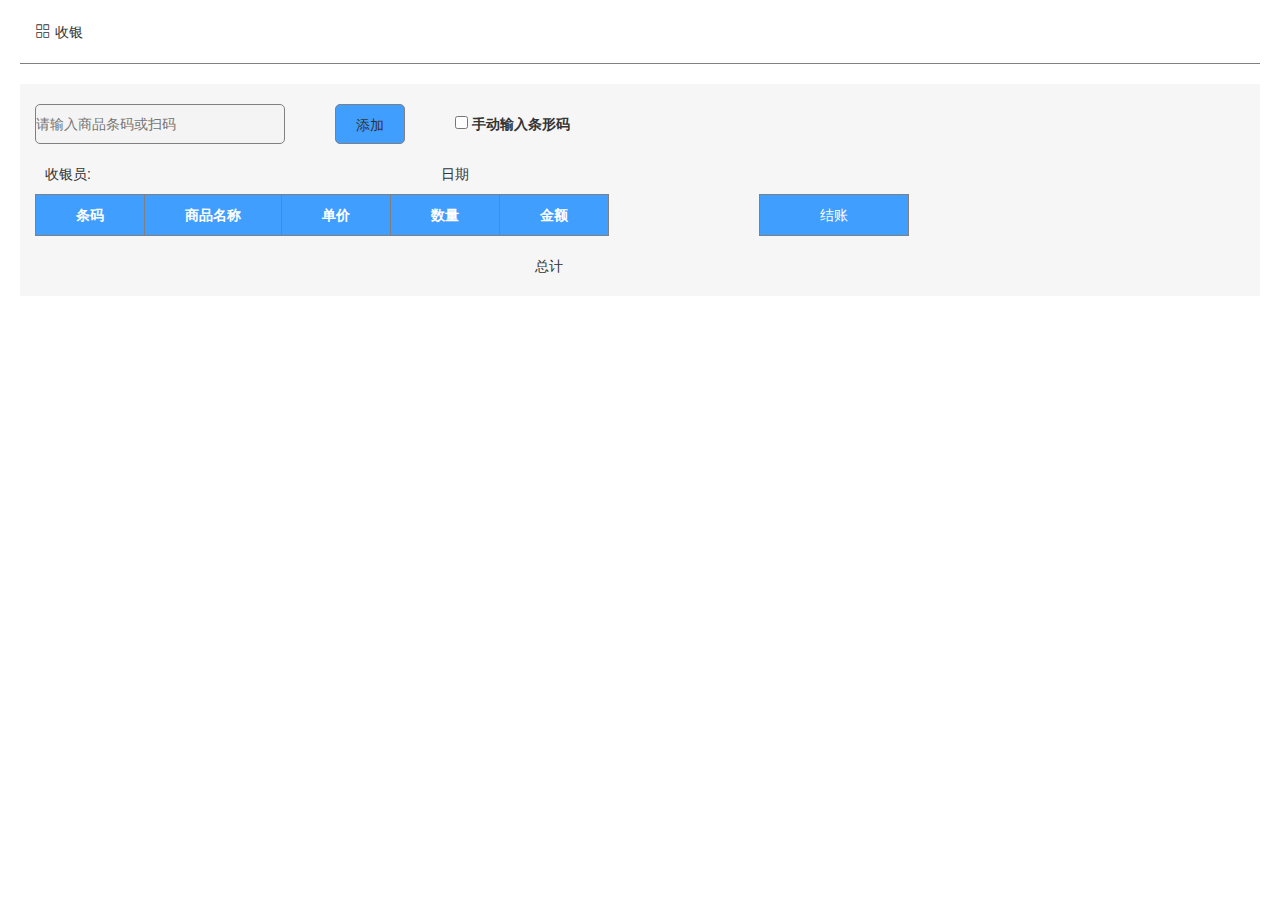
<file: page/shouyin.html>
<!DOCTYPE html>
<html lang="en">
<head>
    <meta charset="UTF-8">
    <title>收银</title>
    <link rel="stylesheet" href="../css/shouyin.css">
    <meta http-equiv="X-UA-Compatible" content="IE=EDGE" chrome="1">
    <meta name="viewport" content="width=device-width, initial-scale=1">
    <link rel="stylesheet" href="../bootstrap/css/bootstrap.css">
    <script src="../jquery/jquery-1.11.3.js"></script>
    <!--<script src="../js/data_system.js"></script>-->
    <script src="../js/use_data.js"></script>
    <link rel="stylesheet" href="../font/iconfont.css">
</head>
<body style="padding: 0px 20px">
<!--**************开头*****************-->
<div class="row " id="head_cbrow">
    <div class="col-lg-10">
        <span class="iconfont icon-shouyintai1"></span>
        <span id="cbshouyin">收银</span>
    </div>
</div>
<!--    **********内容**************-->
<div class="row cbcontent">
<!--    *********************1 选择**************-->
    <div class="row cbcontent1">
        <div class="col-lg-10 clear" >
            <input typeof="text" id="cbshuru" disabled="disabled" name="shuru" placeholder="请输入商品条码或扫码">
            <div id="cbchaxun" onclick="cb_jiashuju(this)">添加</div>
            <div id="cbxuanzhe">
                <label for="cbshoudong">
                    <input id="cbshoudong" name="fangshi" type="checkbox">
                    <span class="radio-style">手动输入条形码</span>
                </label>
            </div>

        </div>
    </div>

<!--    ***************2日期*******************-->
    <div class="row cbcontent2 clear">
        <div class="col-lg-10">
            <div id="cbshouyinyuan">
                <span>收银员:</span>
                <span class="cbnum"></span>
            </div>
            <div id="cbriqi">
                <span>日期</span>
                <span id="cbshijian1"></span>
            </div>
        </div>
</div>
<!--    **************3表格**************-->
    <div class="row cbcontent3">
        <div class="col-lg-10 clear">
                <table id="cbbiaoge" >
                    <thead>
                    <tr>
                        <th>条码</th>
                        <th>商品名称</th>
                        <th>单价</th>
                        <th>数量</th>
                        <th>金额</th>
                    </tr>
                    </thead>
                    <tbody>


<!--                    <tr>-->
<!--                        <td>1</td>-->
<!--                        <td>泡泡糖</td>-->
<!--                        <td>2.0</td>-->
<!--                        <td>10</td>-->
<!--                        <td>20.0</td>-->
<!--                    </tr>-->
<!--                    <tr>-->
<!--                        <td>1</td>-->
<!--                        <td>泡泡糖</td>-->
<!--                        <td>2.0</td>-->
<!--                        <td>10</td>-->
<!--                        <td>20.0</td>-->
<!--                    </tr>-->
<!--                    <tr>-->
<!--                        <td>1</td>-->
<!--                        <td>泡泡糖</td>-->
<!--                        <td>2.0</td>-->
<!--                        <td>10</td>-->
<!--                        <td>20.0</td>-->
<!--                    </tr>-->
<!--                    <tr>-->
<!--                        <td>1</td>-->
<!--                        <td>泡泡糖</td>-->
<!--                        <td>2.0</td>-->
<!--                        <td>10</td>-->
<!--                        <td>20.0</td>-->
<!--                    </tr>-->
<!--                    <tr>-->
<!--                        <td>1</td>-->
<!--                        <td>泡泡糖</td>-->
<!--                        <td>2.0</td>-->
<!--                        <td>10</td>-->
<!--                        <td>20.0</td>-->
<!--                    </tr>-->

                    </tbody>
                </table>
            <div class="pages">

            </div>
            <div id="cbjiezhang" onclick="jiezhang(this)">结账</div>
        </div>
    </div>
<!--******************4总计***********-->
    <div class="row cbcontent4">
        <div class="col-lg-10 ">
            <div id="zongji">
                <span>
                总计
                </span>
                <span id="cbzongjijine">

                </span>
            </div>
        </div>


</div>
</div>
<!--******************结算界面***************-->
<div id="cbjiesuan" class="clear">
    <div id="cbcha">×</div>
    <div id="cbjiezhangxinxi">结账信息</div>
    <div id="cbzuo">
        <span>收银员:</span>
        <span class="cbnum"></span>
        <span>日期</span>
        <span id="cbshijian2"></span>
        <span>流水号</span>
        <span>20190310000001</span>
        <table>
            <thead>
            <tr>
                <th>序号</th>
                <th>商品名称</th>
                <th>单价</th>
                <th>数量</th>
                <th>金额</th>
            </tr>
            </thead>
            <tbody>


            </tbody>
        </table>
        <div class="pages">

        </div>
        <div id="cbjiezhangzongji">
            <span>总计</span>
            <span id="cbzj"></span>
        </div>
        <div id="cbyouhui">
            <span>*部分商品享受3.8节特惠活动</span>
            <span>优惠</span>
            <input type="text" placeholder="金额"  id="cbyouhuijine" style="width: 50px;height: 20px" onblur="jisuan()">

        </div>
    </div>
    <div id="cbyou">
        <div >
            <span class="cbjs">实收</span>
            <input type="text" placeholder="金额" id="jine" class="shijian" style="width: 50px" onblur="jisuan()">
        </div>
        <div>
            <span class="cbjs">找零</span>
            <span id="zhaoqian"></span>
        </div>
        <div id="cbquedingshouyin" onmouseover="gaibian(this)" onmouseout="huifu(this)"  onclick="dayin(this)">
            确定收银
        </div>
        <div id="cbjieshu" >
            <div  onmouseover="gaibian(this)" onmouseout="huifu(this)" onclick="xiaoshi(this)">打印票据</div>
        </div>
    </div>
</div>
<!--*********************弹出界面**************-->
<script src="../js/shouyin.js"></script>
</body>
</html>
</file>
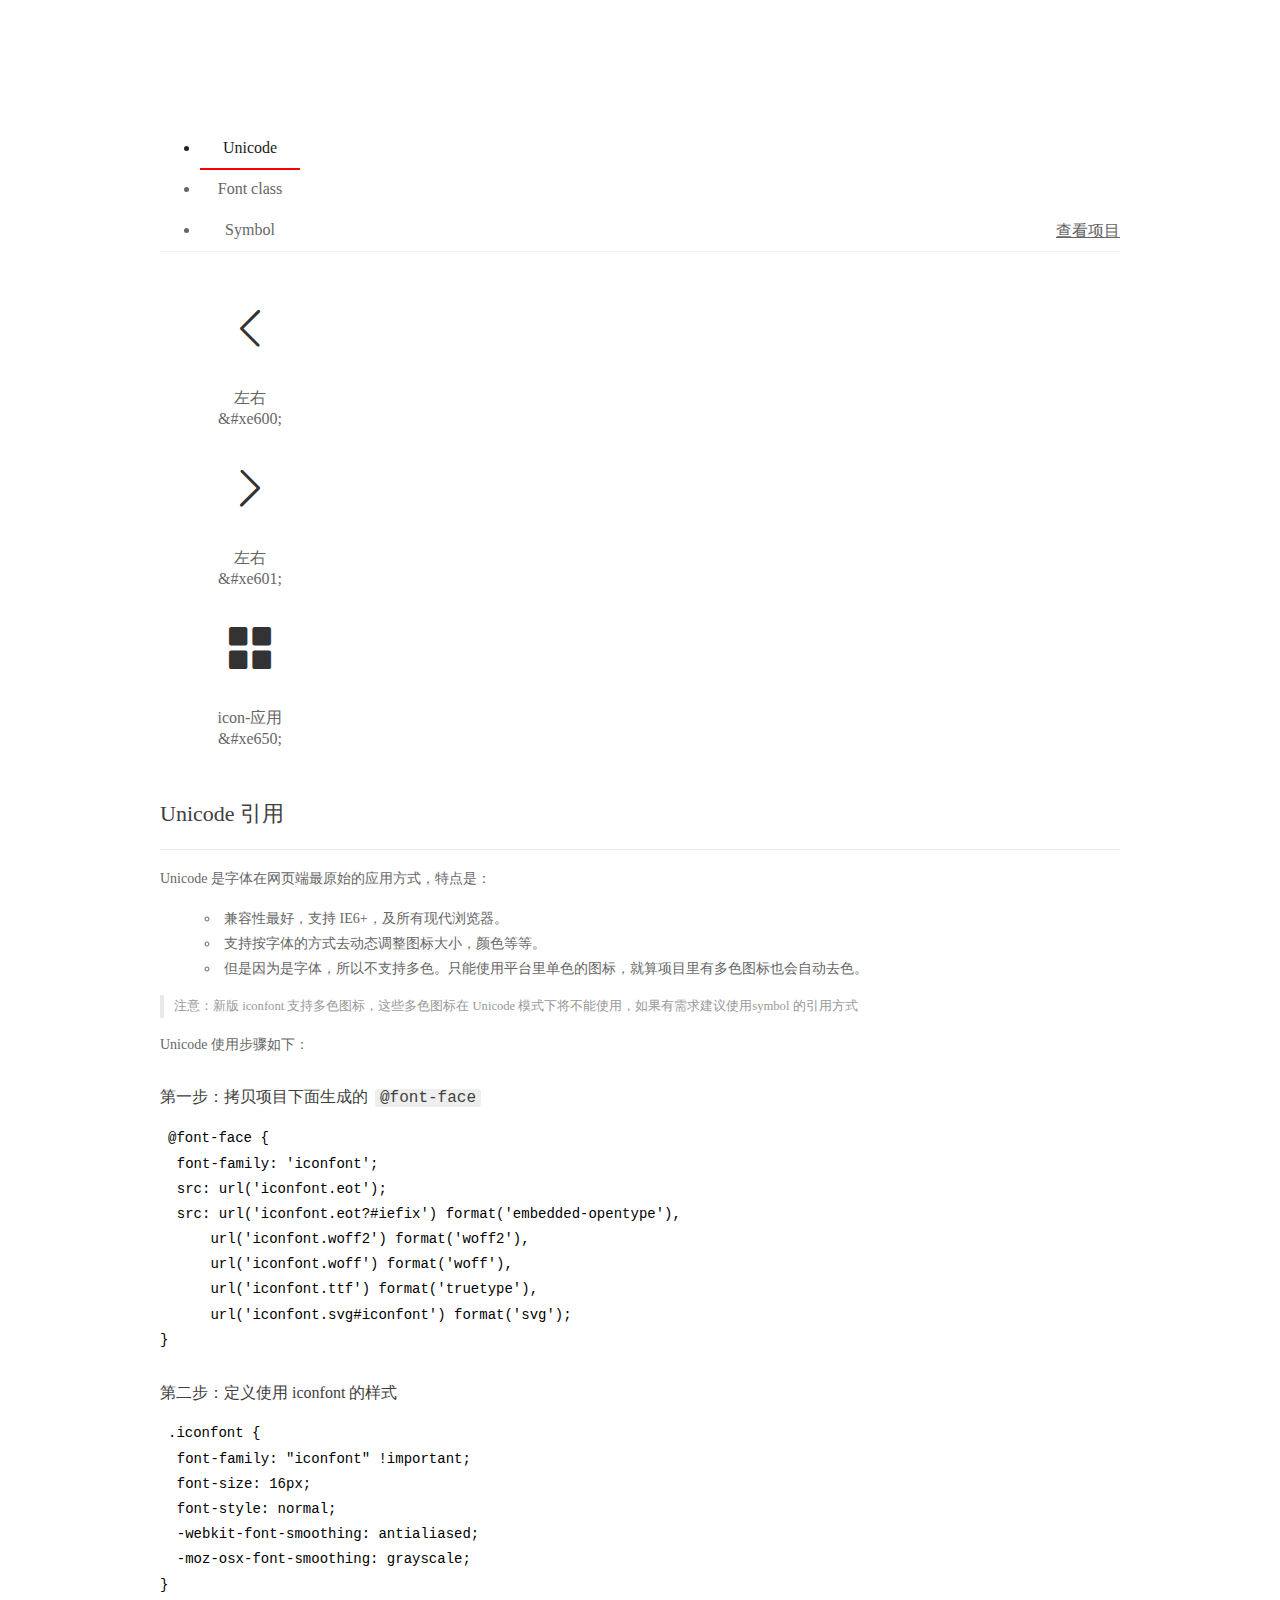
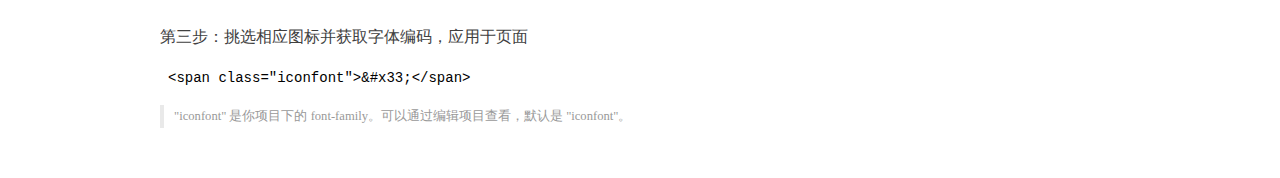
<file: font/font_jb/demo_index.html>
<!DOCTYPE html>
<html>
<head>
  <meta charset="utf-8"/>
  <title>IconFont Demo</title>
  <link rel="shortcut icon" href="https://gtms04.alicdn.com/tps/i4/TB1_oz6GVXXXXaFXpXXJDFnIXXX-64-64.ico" type="image/x-icon"/>
  <link rel="stylesheet" href="https://g.alicdn.com/thx/cube/1.3.2/cube.min.css">
  <link rel="stylesheet" href="demo.css">
  <link rel="stylesheet" href="iconfont.css">
  <script src="iconfont.js"></script>
  <!-- jQuery -->
  <script src="https://a1.alicdn.com/oss/uploads/2018/12/26/7bfddb60-08e8-11e9-9b04-53e73bb6408b.js"></script>
  <!-- 代码高亮 -->
  <script src="https://a1.alicdn.com/oss/uploads/2018/12/26/a3f714d0-08e6-11e9-8a15-ebf944d7534c.js"></script>
</head>
<body>
  <div class="main">
    <h1 class="logo"><a href="https://www.iconfont.cn/" title="iconfont 首页" target="_blank">&#xe86b;</a></h1>
    <div class="nav-tabs">
      <ul id="tabs" class="dib-box">
        <li class="dib active"><span>Unicode</span></li>
        <li class="dib"><span>Font class</span></li>
        <li class="dib"><span>Symbol</span></li>
      </ul>
      
      <a href="https://www.iconfont.cn/manage/index?manage_type=myprojects&projectId=1597022" target="_blank" class="nav-more">查看项目</a>
      
    </div>
    <div class="tab-container">
      <div class="content unicode" style="display: block;">
          <ul class="icon_lists dib-box">
          
            <li class="dib">
              <span class="icon iconfont">&#xe600;</span>
                <div class="name">左右</div>
                <div class="code-name">&amp;#xe600;</div>
              </li>
          
            <li class="dib">
              <span class="icon iconfont">&#xe601;</span>
                <div class="name">左右</div>
                <div class="code-name">&amp;#xe601;</div>
              </li>
          
            <li class="dib">
              <span class="icon iconfont">&#xe650;</span>
                <div class="name">icon-应用</div>
                <div class="code-name">&amp;#xe650;</div>
              </li>
          
          </ul>
          <div class="article markdown">
          <h2 id="unicode-">Unicode 引用</h2>
          <hr>

          <p>Unicode 是字体在网页端最原始的应用方式，特点是：</p>
          <ul>
            <li>兼容性最好，支持 IE6+，及所有现代浏览器。</li>
            <li>支持按字体的方式去动态调整图标大小，颜色等等。</li>
            <li>但是因为是字体，所以不支持多色。只能使用平台里单色的图标，就算项目里有多色图标也会自动去色。</li>
          </ul>
          <blockquote>
            <p>注意：新版 iconfont 支持多色图标，这些多色图标在 Unicode 模式下将不能使用，如果有需求建议使用symbol 的引用方式</p>
          </blockquote>
          <p>Unicode 使用步骤如下：</p>
          <h3 id="-font-face">第一步：拷贝项目下面生成的 <code>@font-face</code></h3>
<pre><code class="language-css"
>@font-face {
  font-family: 'iconfont';
  src: url('iconfont.eot');
  src: url('iconfont.eot?#iefix') format('embedded-opentype'),
      url('iconfont.woff2') format('woff2'),
      url('iconfont.woff') format('woff'),
      url('iconfont.ttf') format('truetype'),
      url('iconfont.svg#iconfont') format('svg');
}
</code></pre>
          <h3 id="-iconfont-">第二步：定义使用 iconfont 的样式</h3>
<pre><code class="language-css"
>.iconfont {
  font-family: "iconfont" !important;
  font-size: 16px;
  font-style: normal;
  -webkit-font-smoothing: antialiased;
  -moz-osx-font-smoothing: grayscale;
}
</code></pre>
          <h3 id="-">第三步：挑选相应图标并获取字体编码，应用于页面</h3>
<pre>
<code class="language-html"
>&lt;span class="iconfont"&gt;&amp;#x33;&lt;/span&gt;
</code></pre>
          <blockquote>
            <p>"iconfont" 是你项目下的 font-family。可以通过编辑项目查看，默认是 "iconfont"。</p>
          </blockquote>
          </div>
      </div>
      <div class="content font-class">
        <ul class="icon_lists dib-box">
          
          <li class="dib">
            <span class="icon iconfont icon-left"></span>
            <div class="name">
              左右
            </div>
            <div class="code-name">.icon-left
            </div>
          </li>
          
          <li class="dib">
            <span class="icon iconfont icon-left1"></span>
            <div class="name">
              左右
            </div>
            <div class="code-name">.icon-left1
            </div>
          </li>
          
          <li class="dib">
            <span class="icon iconfont icon-yingyong"></span>
            <div class="name">
              icon-应用
            </div>
            <div class="code-name">.icon-yingyong
            </div>
          </li>
          
        </ul>
        <div class="article markdown">
        <h2 id="font-class-">font-class 引用</h2>
        <hr>

        <p>font-class 是 Unicode 使用方式的一种变种，主要是解决 Unicode 书写不直观，语意不明确的问题。</p>
        <p>与 Unicode 使用方式相比，具有如下特点：</p>
        <ul>
          <li>兼容性良好，支持 IE8+，及所有现代浏览器。</li>
          <li>相比于 Unicode 语意明确，书写更直观。可以很容易分辨这个 icon 是什么。</li>
          <li>因为使用 class 来定义图标，所以当要替换图标时，只需要修改 class 里面的 Unicode 引用。</li>
          <li>不过因为本质上还是使用的字体，所以多色图标还是不支持的。</li>
        </ul>
        <p>使用步骤如下：</p>
        <h3 id="-fontclass-">第一步：引入项目下面生成的 fontclass 代码：</h3>
<pre><code class="language-html">&lt;link rel="stylesheet" href="./iconfont.css"&gt;
</code></pre>
        <h3 id="-">第二步：挑选相应图标并获取类名，应用于页面：</h3>
<pre><code class="language-html">&lt;span class="iconfont icon-xxx"&gt;&lt;/span&gt;
</code></pre>
        <blockquote>
          <p>"
            iconfont" 是你项目下的 font-family。可以通过编辑项目查看，默认是 "iconfont"。</p>
        </blockquote>
      </div>
      </div>
      <div class="content symbol">
          <ul class="icon_lists dib-box">
          
            <li class="dib">
                <svg class="icon svg-icon" aria-hidden="true">
                  <use xlink:href="#icon-left"></use>
                </svg>
                <div class="name">左右</div>
                <div class="code-name">#icon-left</div>
            </li>
          
            <li class="dib">
                <svg class="icon svg-icon" aria-hidden="true">
                  <use xlink:href="#icon-left1"></use>
                </svg>
                <div class="name">左右</div>
                <div class="code-name">#icon-left1</div>
            </li>
          
            <li class="dib">
                <svg class="icon svg-icon" aria-hidden="true">
                  <use xlink:href="#icon-yingyong"></use>
                </svg>
                <div class="name">icon-应用</div>
                <div class="code-name">#icon-yingyong</div>
            </li>
          
          </ul>
          <div class="article markdown">
          <h2 id="symbol-">Symbol 引用</h2>
          <hr>

          <p>这是一种全新的使用方式，应该说这才是未来的主流，也是平台目前推荐的用法。相关介绍可以参考这篇<a href="">文章</a>
            这种用法其实是做了一个 SVG 的集合，与另外两种相比具有如下特点：</p>
          <ul>
            <li>支持多色图标了，不再受单色限制。</li>
            <li>通过一些技巧，支持像字体那样，通过 <code>font-size</code>, <code>color</code> 来调整样式。</li>
            <li>兼容性较差，支持 IE9+，及现代浏览器。</li>
            <li>浏览器渲染 SVG 的性能一般，还不如 png。</li>
          </ul>
          <p>使用步骤如下：</p>
          <h3 id="-symbol-">第一步：引入项目下面生成的 symbol 代码：</h3>
<pre><code class="language-html">&lt;script src="./iconfont.js"&gt;&lt;/script&gt;
</code></pre>
          <h3 id="-css-">第二步：加入通用 CSS 代码（引入一次就行）：</h3>
<pre><code class="language-html">&lt;style&gt;
.icon {
  width: 1em;
  height: 1em;
  vertical-align: -0.15em;
  fill: currentColor;
  overflow: hidden;
}
&lt;/style&gt;
</code></pre>
          <h3 id="-">第三步：挑选相应图标并获取类名，应用于页面：</h3>
<pre><code class="language-html">&lt;svg class="icon" aria-hidden="true"&gt;
  &lt;use xlink:href="#icon-xxx"&gt;&lt;/use&gt;
&lt;/svg&gt;
</code></pre>
          </div>
      </div>

    </div>
  </div>
  <script>
  $(document).ready(function () {
      $('.tab-container .content:first').show()

      $('#tabs li').click(function (e) {
        var tabContent = $('.tab-container .content')
        var index = $(this).index()

        if ($(this).hasClass('active')) {
          return
        } else {
          $('#tabs li').removeClass('active')
          $(this).addClass('active')

          tabContent.hide().eq(index).fadeIn()
        }
      })
    })
  </script>
</body>
</html>
</file>
<file: font/demo.css>
/* Logo 字体 */
@font-face {
  font-family: "iconfont logo";
  src: url('https://at.alicdn.com/t/font_985780_km7mi63cihi.eot?t=1545807318834');
  src: url('https://at.alicdn.com/t/font_985780_km7mi63cihi.eot?t=1545807318834#iefix') format('embedded-opentype'),
    url('https://at.alicdn.com/t/font_985780_km7mi63cihi.woff?t=1545807318834') format('woff'),
    url('https://at.alicdn.com/t/font_985780_km7mi63cihi.ttf?t=1545807318834') format('truetype'),
    url('https://at.alicdn.com/t/font_985780_km7mi63cihi.svg?t=1545807318834#iconfont') format('svg');
}

.logo {
  font-family: "iconfont logo";
  font-size: 160px;
  font-style: normal;
  -webkit-font-smoothing: antialiased;
  -moz-osx-font-smoothing: grayscale;
}

/* tabs */
.nav-tabs {
  position: relative;
}

.nav-tabs .nav-more {
  position: absolute;
  right: 0;
  bottom: 0;
  height: 42px;
  line-height: 42px;
  color: #666;
}

#tabs {
  border-bottom: 1px solid #eee;
}

#tabs li {
  cursor: pointer;
  width: 100px;
  height: 40px;
  line-height: 40px;
  text-align: center;
  font-size: 16px;
  border-bottom: 2px solid transparent;
  position: relative;
  z-index: 1;
  margin-bottom: -1px;
  color: #666;
}


#tabs .active {
  border-bottom-color: #f00;
  color: #222;
}

.tab-container .content {
  display: none;
}

/* 页面布局 */
.main {
  padding: 30px 100px;
  width: 960px;
  margin: 0 auto;
}

.main .logo {
  color: #333;
  text-align: left;
  margin-bottom: 30px;
  line-height: 1;
  height: 110px;
  margin-top: -50px;
  overflow: hidden;
  *zoom: 1;
}

.main .logo a {
  font-size: 160px;
  color: #333;
}

.helps {
  margin-top: 40px;
}

.helps pre {
  padding: 20px;
  margin: 10px 0;
  border: solid 1px #e7e1cd;
  background-color: #fffdef;
  overflow: auto;
}

.icon_lists {
  width: 100% !important;
  overflow: hidden;
  *zoom: 1;
}

.icon_lists li {
  width: 100px;
  margin-bottom: 10px;
  margin-right: 20px;
  text-align: center;
  list-style: none !important;
  cursor: default;
}

.icon_lists li .code-name {
  line-height: 1.2;
}

.icon_lists .icon {
  display: block;
  height: 100px;
  line-height: 100px;
  font-size: 42px;
  margin: 10px auto;
  color: #333;
  -webkit-transition: font-size 0.25s linear, width 0.25s linear;
  -moz-transition: font-size 0.25s linear, width 0.25s linear;
  transition: font-size 0.25s linear, width 0.25s linear;
}

.icon_lists .icon:hover {
  font-size: 100px;
}

.icon_lists .svg-icon {
  /* 通过设置 font-size 来改变图标大小 */
  width: 1em;
  /* 图标和文字相邻时，垂直对齐 */
  vertical-align: -0.15em;
  /* 通过设置 color 来改变 SVG 的颜色/fill */
  fill: currentColor;
  /* path 和 stroke 溢出 viewBox 部分在 IE 下会显示
      normalize.css 中也包含这行 */
  overflow: hidden;
}

.icon_lists li .name,
.icon_lists li .code-name {
  color: #666;
}

/* markdown 样式 */
.markdown {
  color: #666;
  font-size: 14px;
  line-height: 1.8;
}

.highlight {
  line-height: 1.5;
}

.markdown img {
  vertical-align: middle;
  max-width: 100%;
}

.markdown h1 {
  color: #404040;
  font-weight: 500;
  line-height: 40px;
  margin-bottom: 24px;
}

.markdown h2,
.markdown h3,
.markdown h4,
.markdown h5,
.markdown h6 {
  color: #404040;
  margin: 1.6em 0 0.6em 0;
  font-weight: 500;
  clear: both;
}

.markdown h1 {
  font-size: 28px;
}

.markdown h2 {
  font-size: 22px;
}

.markdown h3 {
  font-size: 16px;
}

.markdown h4 {
  font-size: 14px;
}

.markdown h5 {
  font-size: 12px;
}

.markdown h6 {
  font-size: 12px;
}

.markdown hr {
  height: 1px;
  border: 0;
  background: #e9e9e9;
  margin: 16px 0;
  clear: both;
}

.markdown p {
  margin: 1em 0;
}

.markdown>p,
.markdown>blockquote,
.markdown>.highlight,
.markdown>ol,
.markdown>ul {
  width: 80%;
}

.markdown ul>li {
  list-style: circle;
}

.markdown>ul li,
.markdown blockquote ul>li {
  margin-left: 20px;
  padding-left: 4px;
}

.markdown>ul li p,
.markdown>ol li p {
  margin: 0.6em 0;
}

.markdown ol>li {
  list-style: decimal;
}

.markdown>ol li,
.markdown blockquote ol>li {
  margin-left: 20px;
  padding-left: 4px;
}

.markdown code {
  margin: 0 3px;
  padding: 0 5px;
  background: #eee;
  border-radius: 3px;
}

.markdown strong,
.markdown b {
  font-weight: 600;
}

.markdown>table {
  border-collapse: collapse;
  border-spacing: 0px;
  empty-cells: show;
  border: 1px solid #e9e9e9;
  width: 95%;
  margin-bottom: 24px;
}

.markdown>table th {
  white-space: nowrap;
  color: #333;
  font-weight: 600;
}

.markdown>table th,
.markdown>table td {
  border: 1px solid #e9e9e9;
  padding: 8px 16px;
  text-align: left;
}

.markdown>table th {
  background: #F7F7F7;
}

.markdown blockquote {
  font-size: 90%;
  color: #999;
  border-left: 4px solid #e9e9e9;
  padding-left: 0.8em;
  margin: 1em 0;
}

.markdown blockquote p {
  margin: 0;
}

.markdown .anchor {
  opacity: 0;
  transition: opacity 0.3s ease;
  margin-left: 8px;
}

.markdown .waiting {
  color: #ccc;
}

.markdown h1:hover .anchor,
.markdown h2:hover .anchor,
.markdown h3:hover .anchor,
.markdown h4:hover .anchor,
.markdown h5:hover .anchor,
.markdown h6:hover .anchor {
  opacity: 1;
  display: inline-block;
}

.markdown>br,
.markdown>p>br {
  clear: both;
}


.hljs {
  display: block;
  background: white;
  padding: 0.5em;
  color: #333333;
  overflow-x: auto;
}

.hljs-comment,
.hljs-meta {
  color: #969896;
}

.hljs-string,
.hljs-variable,
.hljs-template-variable,
.hljs-strong,
.hljs-emphasis,
.hljs-quote {
  color: #df5000;
}

.hljs-keyword,
.hljs-selector-tag,
.hljs-type {
  color: #a71d5d;
}

.hljs-literal,
.hljs-symbol,
.hljs-bullet,
.hljs-attribute {
  color: #0086b3;
}

.hljs-section,
.hljs-name {
  color: #63a35c;
}

.hljs-tag {
  color: #333333;
}

.hljs-title,
.hljs-attr,
.hljs-selector-id,
.hljs-selector-class,
.hljs-selector-attr,
.hljs-selector-pseudo {
  color: #795da3;
}

.hljs-addition {
  color: #55a532;
  background-color: #eaffea;
}

.hljs-deletion {
  color: #bd2c00;
  background-color: #ffecec;
}

.hljs-link {
  text-decoration: underline;
}

/* 代码高亮 */
/* PrismJS 1.15.0
https://prismjs.com/download.html#themes=prism&languages=markup+css+clike+javascript */
/**
 * prism.js default theme for JavaScript, CSS and HTML
 * Based on dabblet (http://dabblet.com)
 * @author Lea Verou
 */
code[class*="language-"],
pre[class*="language-"] {
  color: black;
  background: none;
  text-shadow: 0 1px white;
  font-family: Consolas, Monaco, 'Andale Mono', 'Ubuntu Mono', monospace;
  text-align: left;
  white-space: pre;
  word-spacing: normal;
  word-break: normal;
  word-wrap: normal;
  line-height: 1.5;

  -moz-tab-size: 4;
  -o-tab-size: 4;
  tab-size: 4;

  -webkit-hyphens: none;
  -moz-hyphens: none;
  -ms-hyphens: none;
  hyphens: none;
}

pre[class*="language-"]::-moz-selection,
pre[class*="language-"] ::-moz-selection,
code[class*="language-"]::-moz-selection,
code[class*="language-"] ::-moz-selection {
  text-shadow: none;
  background: #b3d4fc;
}

pre[class*="language-"]::selection,
pre[class*="language-"] ::selection,
code[class*="language-"]::selection,
code[class*="language-"] ::selection {
  text-shadow: none;
  background: #b3d4fc;
}

@media print {

  code[class*="language-"],
  pre[class*="language-"] {
    text-shadow: none;
  }
}

/* Code blocks */
pre[class*="language-"] {
  padding: 1em;
  margin: .5em 0;
  overflow: auto;
}

:not(pre)>code[class*="language-"],
pre[class*="language-"] {
  background: #f5f2f0;
}

/* Inline code */
:not(pre)>code[class*="language-"] {
  padding: .1em;
  border-radius: .3em;
  white-space: normal;
}

.token.comment,
.token.prolog,
.token.doctype,
.token.cdata {
  color: slategray;
}

.token.punctuation {
  color: #999;
}

.namespace {
  opacity: .7;
}

.token.property,
.token.tag,
.token.boolean,
.token.number,
.token.constant,
.token.symbol,
.token.deleted {
  color: #905;
}

.token.selector,
.token.attr-name,
.token.string,
.token.char,
.token.builtin,
.token.inserted {
  color: #690;
}

.token.operator,
.token.entity,
.token.url,
.language-css .token.string,
.style .token.string {
  color: #9a6e3a;
  background: hsla(0, 0%, 100%, .5);
}

.token.atrule,
.token.attr-value,
.token.keyword {
  color: #07a;
}

.token.function,
.token.class-name {
  color: #DD4A68;
}

.token.regex,
.token.important,
.token.variable {
  color: #e90;
}

.token.important,
.token.bold {
  font-weight: bold;
}

.token.italic {
  font-style: italic;
}

.token.entity {
  cursor: help;
}
</file>
<file: font/iconfont.css>
@font-face {font-family: "iconfont";
  src: url('iconfont.eot?t=1578272876580'); /* IE9 */
  src: url('iconfont.eot?t=1578272876580#iefix') format('embedded-opentype'), /* IE6-IE8 */
  url('[data-uri]') format('woff2'),
  url('iconfont.woff?t=1578272876580') format('woff'),
  url('iconfont.ttf?t=1578272876580') format('truetype'), /* chrome, firefox, opera, Safari, Android, iOS 4.2+ */
  url('iconfont.svg?t=1578272876580#iconfont') format('svg'); /* iOS 4.1- */
}

.iconfont {
  font-family: "iconfont" !important;
  font-size: 16px;
  font-style: normal;
  -webkit-font-smoothing: antialiased;
  -moz-osx-font-smoothing: grayscale;
}

.icon-huodong:before {
  content: "\e602";
}

.icon-cargo:before {
  content: "\e69e";
}

.icon-shouyintai:before {
  content: "\e643";
}

.icon-you:before {
  content: "\e600";
}

.icon-shujutongji:before {
  content: "\e644";
}

.icon-you1:before {
  content: "\e60a";
}

.icon-huowu:before {
  content: "\e69f";
}

.icon-huowuqingdan:before {
  content: "\e75c";
}

.icon-qianwang-xiayibu:before {
  content: "\e60d";
}

.icon-qianwang-shangyibu:before {
  content: "\e601";
}

.icon-shouyintai1:before {
  content: "\e66d";
}

.icon-yuangong:before {
  content: "\e617";
}

.icon-suocopy:before {
  content: "\e603";
}

.icon-hezi:before {
  content: "\e62b";
}

.icon-huodong1:before {
  content: "\e6cd";
}

.icon-xiangxia:before {
  content: "\e6a4";
}

.icon-xiangxia1:before {
  content: "\e605";
}

.icon-yuangong1:before {
  content: "\e60f";
}
</file>
<file: css/cuxiaohuodong.css>
*{
    margin: 0;
    padding: 0;
}
html{
    font-size: 100px;
}
body{
    font-size: 14px;
    position: relative;
}
.row{
    margin-left: 0;
    margin-right: 0;
}
.ulTitle{
    list-style: none;
    float: left;
    margin: 10px 0;
    padding: 20px 20px 0;
    cursor: pointer;
}
.title{
    padding: 20px 0;
    border-bottom: 2px solid #D7D7D7;
}
.content{
    margin: 20px 0;
    padding: 20px 0;
    border-radius: 10px;
    background-color: #F6F6F6;
}
.btn1{
    width: 120px;
    height: 40px;
    background-color: #409EFF;
    line-height: 40px;
    border-radius: 5px;
    text-align: center;
    display: inline-block;
    margin-left: 40px;
    color: white;
    cursor: pointer;
}
.neirong{
    position: relative;
    height: 5rem;
    background-color: #F6F6F6;
    overflow: hidden;
}
.content2{
    border-radius: 10px;
    position: absolute;
    width: 100%;
    transition: .3s all linear;
}
.clear:after{
    content: "";
    display: block;
    clear: both;
}
.heng{
    position: relative;
    border-bottom: 1px solid #E4E7ED;
}
.hengxian{
    height: 2px;
    width: 1.2rem;
    background-color: #3399FF;
    position: absolute;
    left: 0.2rem;
    transition: .3s all linear;
}
.bianhuan{
    margin: 20px 0 0 40px;
}
/*表单*/
label{
    font-weight: normal;
}
#miaoshu{
    width: 3rem;
    height: 1rem;
}
#wenbenkuang{
    width: 3rem;
    height: 1rem;
}
textarea{
    vertical-align: text-top;
}
#mingcheng{
    width: 3rem;
    height: 0.4rem;
}
.inputMargin,.kaiqi{
    margin: 0 0 20px 10px;
}
.guanbi{
    margin-left: 0.5rem;
}
/*单选默认样式*/
input[type="radio"]{
    display: none;
}
.radio-style:before{
    content: "";
    width: 14px;
    height: 14px;
    border-radius: 50%;
    display: inline-block;
    border: 1px solid #409EFF;
    box-sizing: border-box;
}
input[type="radio"]:checked + .radio-style:before{
    padding: 2px;
    background-clip: content-box;
    background-color: #409EFF;
}
/*按钮*/
.tianjia{
    width: 2rem;
    height: 0.4rem;
    line-height: 0.4rem;
    text-align: center;
    background-color: #409EFF;
    margin-left: 0.4rem;
    border-radius: 5px;
    color: white;
    cursor: pointer;
    margin-top: 0.2rem;
}
.tableBtn{
    width: 50px;
    padding: 5px 0;
    background-color: #409EFF;
    text-align: center;
    color: white;
    cursor: pointer;
    display: inline-block;
}
#xinzeng{
    top: 0.7rem;
}
#chakan{
    margin: 20px 0 0;
    top: 5rem;
}
/*活动管理*/
.ulTitle1{
    list-style: none;
    float: left;
    margin: 10px 0;
    padding: 20px 20px 0;
    cursor: pointer;
}
.hengxian1{
    height: 2px;
    width: 0.8rem;
    background-color: #3399FF;
    position: absolute;
    left: 0.2rem;
    transition: .3s all linear;
}
#huodongming,#kaiqishijian,#leibie,#jieshushijian{
    width: 3rem;
    height: 0.4rem;
}
.textRight{
    margin-top: 40px;
}
.textRight>input{
    vertical-align: middle;
    margin-left: 20px;
}
.rightT{
    text-align: right;
}
.danxuan{
    margin-left: 1.1rem;
}
#wenbenkuang{
    margin-left: 20px;
}
.floatRight{
    float: right;
}
.tianjia1{
    width: 3rem;
    height: 0.4rem;
    line-height: 0.4rem;
    text-align: center;
    background-color: #409EFF;
    border-radius: 5px;
    color: white;
    cursor: pointer;
    margin-top: 0.5rem;
}
input[type="text"]{
    display: inline-block;
}
.posiAbo{
    margin-top: 0.5rem;
    position: absolute;
    top: 0;
    transition: .3s all linear;
}
/*.mySelect{
    width: 100%;
    position: absolute;
    top: 5rem;
    margin-top: 0.5rem;
    transition: .3s all linear;
}*/
.form-control{
    width: 2rem;
    display: inline-block;
}
.zhuti {
    position: relative;
}
.tableWidth{
    width: 100%;
    top: 5rem;
}
.zhutiAbso{
    position: absolute;
    width: 100%;
}
/*
.selectBtn{
    width: 1rem;
    height: 0.4rem;
    text-align: center;
    line-height: 0.4rem;
    display: inline-block;
    background-color: #409EFF;
    border-radius: 8px;
    margin-left: 0.4rem;
    color: white;
    cursor: pointer;
}*/
</file>
<file: layui/css/layui.css>
/** layui-v2.5.5 MIT License By https://www.layui.com */
 .layui-inline,img{display:inline-block;vertical-align:middle}h1,h2,h3,h4,h5,h6{font-weight:400}.layui-edge,.layui-header,.layui-inline,.layui-main{position:relative}.layui-body,.layui-edge,.layui-elip{overflow:hidden}.layui-btn,.layui-edge,.layui-inline,img{vertical-align:middle}.layui-btn,.layui-disabled,.layui-icon,.layui-unselect{-moz-user-select:none;-webkit-user-select:none;-ms-user-select:none}.layui-elip,.layui-form-checkbox span,.layui-form-pane .layui-form-label{text-overflow:ellipsis;white-space:nowrap}.layui-breadcrumb,.layui-tree-btnGroup{visibility:hidden}blockquote,body,button,dd,div,dl,dt,form,h1,h2,h3,h4,h5,h6,input,li,ol,p,pre,td,textarea,th,ul{margin:0;padding:0;-webkit-tap-highlight-color:rgba(0,0,0,0)}a:active,a:hover{outline:0}img{border:none}li{list-style:none}table{border-collapse:collapse;border-spacing:0}h4,h5,h6{font-size:100%}button,input,optgroup,option,select,textarea{font-family:inherit;font-size:inherit;font-style:inherit;font-weight:inherit;outline:0}pre{white-space:pre-wrap;white-space:-moz-pre-wrap;white-space:-pre-wrap;white-space:-o-pre-wrap;word-wrap:break-word}body{line-height:24px;font:14px Helvetica Neue,Helvetica,PingFang SC,Tahoma,Arial,sans-serif}hr{height:1px;margin:10px 0;border:0;clear:both}a{color:#333;text-decoration:none}a:hover{color:#777}a cite{font-style:normal;*cursor:pointer}.layui-border-box,.layui-border-box *{box-sizing:border-box}.layui-box,.layui-box *{box-sizing:content-box}.layui-clear{clear:both;*zoom:1}.layui-clear:after{content:'\20';clear:both;*zoom:1;display:block;height:0}.layui-inline{*display:inline;*zoom:1}.layui-edge{display:inline-block;width:0;height:0;border-width:6px;border-style:dashed;border-color:transparent}.layui-edge-top{top:-4px;border-bottom-color:#999;border-bottom-style:solid}.layui-edge-right{border-left-color:#999;border-left-style:solid}.layui-edge-bottom{top:2px;border-top-color:#999;border-top-style:solid}.layui-edge-left{border-right-color:#999;border-right-style:solid}.layui-disabled,.layui-disabled:hover{color:#d2d2d2!important;cursor:not-allowed!important}.layui-circle{border-radius:100%}.layui-show{display:block!important}.layui-hide{display:none!important}@font-face{font-family:layui-icon;src:url(../font/iconfont.eot?v=250);src:url(../font/iconfont.eot?v=250#iefix) format('embedded-opentype'),url(../font/iconfont.woff2?v=250) format('woff2'),url(../font/iconfont.woff?v=250) format('woff'),url(../font/iconfont.ttf?v=250) format('truetype'),url(../font/iconfont.svg?v=250#layui-icon) format('svg')}.layui-icon{font-family:layui-icon!important;font-size:16px;font-style:normal;-webkit-font-smoothing:antialiased;-moz-osx-font-smoothing:grayscale}.layui-icon-reply-fill:before{content:"\e611"}.layui-icon-set-fill:before{content:"\e614"}.layui-icon-menu-fill:before{content:"\e60f"}.layui-icon-search:before{content:"\e615"}.layui-icon-share:before{content:"\e641"}.layui-icon-set-sm:before{content:"\e620"}.layui-icon-engine:before{content:"\e628"}.layui-icon-close:before{content:"\1006"}.layui-icon-close-fill:before{content:"\1007"}.layui-icon-chart-screen:before{content:"\e629"}.layui-icon-star:before{content:"\e600"}.layui-icon-circle-dot:before{content:"\e617"}.layui-icon-chat:before{content:"\e606"}.layui-icon-release:before{content:"\e609"}.layui-icon-list:before{content:"\e60a"}.layui-icon-chart:before{content:"\e62c"}.layui-icon-ok-circle:before{content:"\1005"}.layui-icon-layim-theme:before{content:"\e61b"}.layui-icon-table:before{content:"\e62d"}.layui-icon-right:before{content:"\e602"}.layui-icon-left:before{content:"\e603"}.layui-icon-cart-simple:before{content:"\e698"}.layui-icon-face-cry:before{content:"\e69c"}.layui-icon-face-smile:before{content:"\e6af"}.layui-icon-survey:before{content:"\e6b2"}.layui-icon-tree:before{content:"\e62e"}.layui-icon-upload-circle:before{content:"\e62f"}.layui-icon-add-circle:before{content:"\e61f"}.layui-icon-download-circle:before{content:"\e601"}.layui-icon-templeate-1:before{content:"\e630"}.layui-icon-util:before{content:"\e631"}.layui-icon-face-surprised:before{content:"\e664"}.layui-icon-edit:before{content:"\e642"}.layui-icon-speaker:before{content:"\e645"}.layui-icon-down:before{content:"\e61a"}.layui-icon-file:before{content:"\e621"}.layui-icon-layouts:before{content:"\e632"}.layui-icon-rate-half:before{content:"\e6c9"}.layui-icon-add-circle-fine:before{content:"\e608"}.layui-icon-prev-circle:before{content:"\e633"}.layui-icon-read:before{content:"\e705"}.layui-icon-404:before{content:"\e61c"}.layui-icon-carousel:before{content:"\e634"}.layui-icon-help:before{content:"\e607"}.layui-icon-code-circle:before{content:"\e635"}.layui-icon-water:before{content:"\e636"}.layui-icon-username:before{content:"\e66f"}.layui-icon-find-fill:before{content:"\e670"}.layui-icon-about:before{content:"\e60b"}.layui-icon-location:before{content:"\e715"}.layui-icon-up:before{content:"\e619"}.layui-icon-pause:before{content:"\e651"}.layui-icon-date:before{content:"\e637"}.layui-icon-layim-uploadfile:before{content:"\e61d"}.layui-icon-delete:before{content:"\e640"}.layui-icon-play:before{content:"\e652"}.layui-icon-top:before{content:"\e604"}.layui-icon-friends:before{content:"\e612"}.layui-icon-refresh-3:before{content:"\e9aa"}.layui-icon-ok:before{content:"\e605"}.layui-icon-layer:before{content:"\e638"}.layui-icon-face-smile-fine:before{content:"\e60c"}.layui-icon-dollar:before{content:"\e659"}.layui-icon-group:before{content:"\e613"}.layui-icon-layim-download:before{content:"\e61e"}.layui-icon-picture-fine:before{content:"\e60d"}.layui-icon-link:before{content:"\e64c"}.layui-icon-diamond:before{content:"\e735"}.layui-icon-log:before{content:"\e60e"}.layui-icon-rate-solid:before{content:"\e67a"}.layui-icon-fonts-del:before{content:"\e64f"}.layui-icon-unlink:before{content:"\e64d"}.layui-icon-fonts-clear:before{content:"\e639"}.layui-icon-triangle-r:before{content:"\e623"}.layui-icon-circle:before{content:"\e63f"}.layui-icon-radio:before{content:"\e643"}.layui-icon-align-center:before{content:"\e647"}.layui-icon-align-right:before{content:"\e648"}.layui-icon-align-left:before{content:"\e649"}.layui-icon-loading-1:before{content:"\e63e"}.layui-icon-return:before{content:"\e65c"}.layui-icon-fonts-strong:before{content:"\e62b"}.layui-icon-upload:before{content:"\e67c"}.layui-icon-dialogue:before{content:"\e63a"}.layui-icon-video:before{content:"\e6ed"}.layui-icon-headset:before{content:"\e6fc"}.layui-icon-cellphone-fine:before{content:"\e63b"}.layui-icon-add-1:before{content:"\e654"}.layui-icon-face-smile-b:before{content:"\e650"}.layui-icon-fonts-html:before{content:"\e64b"}.layui-icon-form:before{content:"\e63c"}.layui-icon-cart:before{content:"\e657"}.layui-icon-camera-fill:before{content:"\e65d"}.layui-icon-tabs:before{content:"\e62a"}.layui-icon-fonts-code:before{content:"\e64e"}.layui-icon-fire:before{content:"\e756"}.layui-icon-set:before{content:"\e716"}.layui-icon-fonts-u:before{content:"\e646"}.layui-icon-triangle-d:before{content:"\e625"}.layui-icon-tips:before{content:"\e702"}.layui-icon-picture:before{content:"\e64a"}.layui-icon-more-vertical:before{content:"\e671"}.layui-icon-flag:before{content:"\e66c"}.layui-icon-loading:before{content:"\e63d"}.layui-icon-fonts-i:before{content:"\e644"}.layui-icon-refresh-1:before{content:"\e666"}.layui-icon-rmb:before{content:"\e65e"}.layui-icon-home:before{content:"\e68e"}.layui-icon-user:before{content:"\e770"}.layui-icon-notice:before{content:"\e667"}.layui-icon-login-weibo:before{content:"\e675"}.layui-icon-voice:before{content:"\e688"}.layui-icon-upload-drag:before{content:"\e681"}.layui-icon-login-qq:before{content:"\e676"}.layui-icon-snowflake:before{content:"\e6b1"}.layui-icon-file-b:before{content:"\e655"}.layui-icon-template:before{content:"\e663"}.layui-icon-auz:before{content:"\e672"}.layui-icon-console:before{content:"\e665"}.layui-icon-app:before{content:"\e653"}.layui-icon-prev:before{content:"\e65a"}.layui-icon-website:before{content:"\e7ae"}.layui-icon-next:before{content:"\e65b"}.layui-icon-component:before{content:"\e857"}.layui-icon-more:before{content:"\e65f"}.layui-icon-login-wechat:before{content:"\e677"}.layui-icon-shrink-right:before{content:"\e668"}.layui-icon-spread-left:before{content:"\e66b"}.layui-icon-camera:before{content:"\e660"}.layui-icon-note:before{content:"\e66e"}.layui-icon-refresh:before{content:"\e669"}.layui-icon-female:before{content:"\e661"}.layui-icon-male:before{content:"\e662"}.layui-icon-password:before{content:"\e673"}.layui-icon-senior:before{content:"\e674"}.layui-icon-theme:before{content:"\e66a"}.layui-icon-tread:before{content:"\e6c5"}.layui-icon-praise:before{content:"\e6c6"}.layui-icon-star-fill:before{content:"\e658"}.layui-icon-rate:before{content:"\e67b"}.layui-icon-template-1:before{content:"\e656"}.layui-icon-vercode:before{content:"\e679"}.layui-icon-cellphone:before{content:"\e678"}.layui-icon-screen-full:before{content:"\e622"}.layui-icon-screen-restore:before{content:"\e758"}.layui-icon-cols:before{content:"\e610"}.layui-icon-export:before{content:"\e67d"}.layui-icon-print:before{content:"\e66d"}.layui-icon-slider:before{content:"\e714"}.layui-icon-addition:before{content:"\e624"}.layui-icon-subtraction:before{content:"\e67e"}.layui-icon-service:before{content:"\e626"}.layui-icon-transfer:before{content:"\e691"}.layui-main{width:1140px;margin:0 auto}.layui-header{z-index:1000;height:60px}.layui-header a:hover{transition:all .5s;-webkit-transition:all .5s}.layui-side{position:fixed;left:0;top:0;bottom:0;z-index:999;width:200px;overflow-x:hidden}.layui-side-scroll{position:relative;width:220px;height:100%;overflow-x:hidden}.layui-body{position:absolute;left:200px;right:0;top:0;bottom:0;z-index:998;width:auto;overflow-y:auto;box-sizing:border-box}.layui-layout-body{overflow:hidden}.layui-layout-admin .layui-header{background-color:#23262E}.layui-layout-admin .layui-side{top:60px;width:200px;overflow-x:hidden}.layui-layout-admin .layui-body{position:fixed;top:60px;bottom:44px}.layui-layout-admin .layui-main{width:auto;margin:0 15px}.layui-layout-admin .layui-footer{position:fixed;left:200px;right:0;bottom:0;height:44px;line-height:44px;padding:0 15px;background-color:#eee}.layui-layout-admin .layui-logo{position:absolute;left:0;top:0;width:200px;height:100%;line-height:60px;text-align:center;color:#009688;font-size:16px}.layui-layout-admin .layui-header .layui-nav{background:0 0}.layui-layout-left{position:absolute!important;left:200px;top:0}.layui-layout-right{position:absolute!important;right:0;top:0}.layui-container{position:relative;margin:0 auto;padding:0 15px;box-sizing:border-box}.layui-fluid{position:relative;margin:0 auto;padding:0 15px}.layui-row:after,.layui-row:before{content:'';display:block;clear:both}.layui-col-lg1,.layui-col-lg10,.layui-col-lg11,.layui-col-lg12,.layui-col-lg2,.layui-col-lg3,.layui-col-lg4,.layui-col-lg5,.layui-col-lg6,.layui-col-lg7,.layui-col-lg8,.layui-col-lg9,.layui-col-md1,.layui-col-md10,.layui-col-md11,.layui-col-md12,.layui-col-md2,.layui-col-md3,.layui-col-md4,.layui-col-md5,.layui-col-md6,.layui-col-md7,.layui-col-md8,.layui-col-md9,.layui-col-sm1,.layui-col-sm10,.layui-col-sm11,.layui-col-sm12,.layui-col-sm2,.layui-col-sm3,.layui-col-sm4,.layui-col-sm5,.layui-col-sm6,.layui-col-sm7,.layui-col-sm8,.layui-col-sm9,.layui-col-xs1,.layui-col-xs10,.layui-col-xs11,.layui-col-xs12,.layui-col-xs2,.layui-col-xs3,.layui-col-xs4,.layui-col-xs5,.layui-col-xs6,.layui-col-xs7,.layui-col-xs8,.layui-col-xs9{position:relative;display:block;box-sizing:border-box}.layui-col-xs1,.layui-col-xs10,.layui-col-xs11,.layui-col-xs12,.layui-col-xs2,.layui-col-xs3,.layui-col-xs4,.layui-col-xs5,.layui-col-xs6,.layui-col-xs7,.layui-col-xs8,.layui-col-xs9{float:left}.layui-col-xs1{width:8.33333333%}.layui-col-xs2{width:16.66666667%}.layui-col-xs3{width:25%}.layui-col-xs4{width:33.33333333%}.layui-col-xs5{width:41.66666667%}.layui-col-xs6{width:50%}.layui-col-xs7{width:58.33333333%}.layui-col-xs8{width:66.66666667%}.layui-col-xs9{width:75%}.layui-col-xs10{width:83.33333333%}.layui-col-xs11{width:91.66666667%}.layui-col-xs12{width:100%}.layui-col-xs-offset1{margin-left:8.33333333%}.layui-col-xs-offset2{margin-left:16.66666667%}.layui-col-xs-offset3{margin-left:25%}.layui-col-xs-offset4{margin-left:33.33333333%}.layui-col-xs-offset5{margin-left:41.66666667%}.layui-col-xs-offset6{margin-left:50%}.layui-col-xs-offset7{margin-left:58.33333333%}.layui-col-xs-offset8{margin-left:66.66666667%}.layui-col-xs-offset9{margin-left:75%}.layui-col-xs-offset10{margin-left:83.33333333%}.layui-col-xs-offset11{margin-left:91.66666667%}.layui-col-xs-offset12{margin-left:100%}@media screen and (max-width:768px){.layui-hide-xs{display:none!important}.layui-show-xs-block{display:block!important}.layui-show-xs-inline{display:inline!important}.layui-show-xs-inline-block{display:inline-block!important}}@media screen and (min-width:768px){.layui-container{width:750px}.layui-hide-sm{display:none!important}.layui-show-sm-block{display:block!important}.layui-show-sm-inline{display:inline!important}.layui-show-sm-inline-block{display:inline-block!important}.layui-col-sm1,.layui-col-sm10,.layui-col-sm11,.layui-col-sm12,.layui-col-sm2,.layui-col-sm3,.layui-col-sm4,.layui-col-sm5,.layui-col-sm6,.layui-col-sm7,.layui-col-sm8,.layui-col-sm9{float:left}.layui-col-sm1{width:8.33333333%}.layui-col-sm2{width:16.66666667%}.layui-col-sm3{width:25%}.layui-col-sm4{width:33.33333333%}.layui-col-sm5{width:41.66666667%}.layui-col-sm6{width:50%}.layui-col-sm7{width:58.33333333%}.layui-col-sm8{width:66.66666667%}.layui-col-sm9{width:75%}.layui-col-sm10{width:83.33333333%}.layui-col-sm11{width:91.66666667%}.layui-col-sm12{width:100%}.layui-col-sm-offset1{margin-left:8.33333333%}.layui-col-sm-offset2{margin-left:16.66666667%}.layui-col-sm-offset3{margin-left:25%}.layui-col-sm-offset4{margin-left:33.33333333%}.layui-col-sm-offset5{margin-left:41.66666667%}.layui-col-sm-offset6{margin-left:50%}.layui-col-sm-offset7{margin-left:58.33333333%}.layui-col-sm-offset8{margin-left:66.66666667%}.layui-col-sm-offset9{margin-left:75%}.layui-col-sm-offset10{margin-left:83.33333333%}.layui-col-sm-offset11{margin-left:91.66666667%}.layui-col-sm-offset12{margin-left:100%}}@media screen and (min-width:992px){.layui-container{width:970px}.layui-hide-md{display:none!important}.layui-show-md-block{display:block!important}.layui-show-md-inline{display:inline!important}.layui-show-md-inline-block{display:inline-block!important}.layui-col-md1,.layui-col-md10,.layui-col-md11,.layui-col-md12,.layui-col-md2,.layui-col-md3,.layui-col-md4,.layui-col-md5,.layui-col-md6,.layui-col-md7,.layui-col-md8,.layui-col-md9{float:left}.layui-col-md1{width:8.33333333%}.layui-col-md2{width:16.66666667%}.layui-col-md3{width:25%}.layui-col-md4{width:33.33333333%}.layui-col-md5{width:41.66666667%}.layui-col-md6{width:50%}.layui-col-md7{width:58.33333333%}.layui-col-md8{width:66.66666667%}.layui-col-md9{width:75%}.layui-col-md10{width:83.33333333%}.layui-col-md11{width:91.66666667%}.layui-col-md12{width:100%}.layui-col-md-offset1{margin-left:8.33333333%}.layui-col-md-offset2{margin-left:16.66666667%}.layui-col-md-offset3{margin-left:25%}.layui-col-md-offset4{margin-left:33.33333333%}.layui-col-md-offset5{margin-left:41.66666667%}.layui-col-md-offset6{margin-left:50%}.layui-col-md-offset7{margin-left:58.33333333%}.layui-col-md-offset8{margin-left:66.66666667%}.layui-col-md-offset9{margin-left:75%}.layui-col-md-offset10{margin-left:83.33333333%}.layui-col-md-offset11{margin-left:91.66666667%}.layui-col-md-offset12{margin-left:100%}}@media screen and (min-width:1200px){.layui-container{width:1170px}.layui-hide-lg{display:none!important}.layui-show-lg-block{display:block!important}.layui-show-lg-inline{display:inline!important}.layui-show-lg-inline-block{display:inline-block!important}.layui-col-lg1,.layui-col-lg10,.layui-col-lg11,.layui-col-lg12,.layui-col-lg2,.layui-col-lg3,.layui-col-lg4,.layui-col-lg5,.layui-col-lg6,.layui-col-lg7,.layui-col-lg8,.layui-col-lg9{float:left}.layui-col-lg1{width:8.33333333%}.layui-col-lg2{width:16.66666667%}.layui-col-lg3{width:25%}.layui-col-lg4{width:33.33333333%}.layui-col-lg5{width:41.66666667%}.layui-col-lg6{width:50%}.layui-col-lg7{width:58.33333333%}.layui-col-lg8{width:66.66666667%}.layui-col-lg9{width:75%}.layui-col-lg10{width:83.33333333%}.layui-col-lg11{width:91.66666667%}.layui-col-lg12{width:100%}.layui-col-lg-offset1{margin-left:8.33333333%}.layui-col-lg-offset2{margin-left:16.66666667%}.layui-col-lg-offset3{margin-left:25%}.layui-col-lg-offset4{margin-left:33.33333333%}.layui-col-lg-offset5{margin-left:41.66666667%}.layui-col-lg-offset6{margin-left:50%}.layui-col-lg-offset7{margin-left:58.33333333%}.layui-col-lg-offset8{margin-left:66.66666667%}.layui-col-lg-offset9{margin-left:75%}.layui-col-lg-offset10{margin-left:83.33333333%}.layui-col-lg-offset11{margin-left:91.66666667%}.layui-col-lg-offset12{margin-left:100%}}.layui-col-space1{margin:-.5px}.layui-col-space1>*{padding:.5px}.layui-col-space3{margin:-1.5px}.layui-col-space3>*{padding:1.5px}.layui-col-space5{margin:-2.5px}.layui-col-space5>*{padding:2.5px}.layui-col-space8{margin:-3.5px}.layui-col-space8>*{padding:3.5px}.layui-col-space10{margin:-5px}.layui-col-space10>*{padding:5px}.layui-col-space12{margin:-6px}.layui-col-space12>*{padding:6px}.layui-col-space15{margin:-7.5px}.layui-col-space15>*{padding:7.5px}.layui-col-space18{margin:-9px}.layui-col-space18>*{padding:9px}.layui-col-space20{margin:-10px}.layui-col-space20>*{padding:10px}.layui-col-space22{margin:-11px}.layui-col-space22>*{padding:11px}.layui-col-space25{margin:-12.5px}.layui-col-space25>*{padding:12.5px}.layui-col-space30{margin:-15px}.layui-col-space30>*{padding:15px}.layui-btn,.layui-input,.layui-select,.layui-textarea,.layui-upload-button{outline:0;-webkit-appearance:none;transition:all .3s;-webkit-transition:all .3s;box-sizing:border-box}.layui-elem-quote{margin-bottom:10px;padding:15px;line-height:22px;border-left:5px solid #009688;border-radius:0 2px 2px 0;background-color:#f2f2f2}.layui-quote-nm{border-style:solid;border-width:1px 1px 1px 5px;background:0 0}.layui-elem-field{margin-bottom:10px;padding:0;border-width:1px;border-style:solid}.layui-elem-field legend{margin-left:20px;padding:0 10px;font-size:20px;font-weight:300}.layui-field-title{margin:10px 0 20px;border-width:1px 0 0}.layui-field-box{padding:10px 15px}.layui-field-title .layui-field-box{padding:10px 0}.layui-progress{position:relative;height:6px;border-radius:20px;background-color:#e2e2e2}.layui-progress-bar{position:absolute;left:0;top:0;width:0;max-width:100%;height:6px;border-radius:20px;text-align:right;background-color:#5FB878;transition:all .3s;-webkit-transition:all .3s}.layui-progress-big,.layui-progress-big .layui-progress-bar{height:18px;line-height:18px}.layui-progress-text{position:relative;top:-20px;line-height:18px;font-size:12px;color:#666}.layui-progress-big .layui-progress-text{position:static;padding:0 10px;color:#fff}.layui-collapse{border-width:1px;border-style:solid;border-radius:2px}.layui-colla-content,.layui-colla-item{border-top-width:1px;border-top-style:solid}.layui-colla-item:first-child{border-top:none}.layui-colla-title{position:relative;height:42px;line-height:42px;padding:0 15px 0 35px;color:#333;background-color:#f2f2f2;cursor:pointer;font-size:14px;overflow:hidden}.layui-colla-content{display:none;padding:10px 15px;line-height:22px;color:#666}.layui-colla-icon{position:absolute;left:15px;top:0;font-size:14px}.layui-card{margin-bottom:15px;border-radius:2px;background-color:#fff;box-shadow:0 1px 2px 0 rgba(0,0,0,.05)}.layui-card:last-child{margin-bottom:0}.layui-card-header{position:relative;height:42px;line-height:42px;padding:0 15px;border-bottom:1px solid #f6f6f6;color:#333;border-radius:2px 2px 0 0;font-size:14px}.layui-bg-black,.layui-bg-blue,.layui-bg-cyan,.layui-bg-green,.layui-bg-orange,.layui-bg-red{color:#fff!important}.layui-card-body{position:relative;padding:10px 15px;line-height:24px}.layui-card-body[pad15]{padding:15px}.layui-card-body[pad20]{padding:20px}.layui-card-body .layui-table{margin:5px 0}.layui-card .layui-tab{margin:0}.layui-panel-window{position:relative;padding:15px;border-radius:0;border-top:5px solid #E6E6E6;background-color:#fff}.layui-auxiliar-moving{position:fixed;left:0;right:0;top:0;bottom:0;width:100%;height:100%;background:0 0;z-index:9999999999}.layui-form-label,.layui-form-mid,.layui-form-select,.layui-input-block,.layui-input-inline,.layui-textarea{position:relative}.layui-bg-red{background-color:#FF5722!important}.layui-bg-orange{background-color:#FFB800!important}.layui-bg-green{background-color:#009688!important}.layui-bg-cyan{background-color:#2F4056!important}.layui-bg-blue{background-color:#1E9FFF!important}.layui-bg-black{background-color:#393D49!important}.layui-bg-gray{background-color:#eee!important;color:#666!important}.layui-badge-rim,.layui-colla-content,.layui-colla-item,.layui-collapse,.layui-elem-field,.layui-form-pane .layui-form-item[pane],.layui-form-pane .layui-form-label,.layui-input,.layui-layedit,.layui-layedit-tool,.layui-quote-nm,.layui-select,.layui-tab-bar,.layui-tab-card,.layui-tab-title,.layui-tab-title .layui-this:after,.layui-textarea{border-color:#e6e6e6}.layui-timeline-item:before,hr{background-color:#e6e6e6}.layui-text{line-height:22px;font-size:14px;color:#666}.layui-text h1,.layui-text h2,.layui-text h3{font-weight:500;color:#333}.layui-text h1{font-size:30px}.layui-text h2{font-size:24px}.layui-text h3{font-size:18px}.layui-text a:not(.layui-btn){color:#01AAED}.layui-text a:not(.layui-btn):hover{text-decoration:underline}.layui-text ul{padding:5px 0 5px 15px}.layui-text ul li{margin-top:5px;list-style-type:disc}.layui-text em,.layui-word-aux{color:#999!important;padding:0 5px!important}.layui-btn{display:inline-block;height:38px;line-height:38px;padding:0 18px;background-color:#009688;color:#fff;white-space:nowrap;text-align:center;font-size:14px;border:none;border-radius:2px;cursor:pointer}.layui-btn:hover{opacity:.8;filter:alpha(opacity=80);color:#fff}.layui-btn:active{opacity:1;filter:alpha(opacity=100)}.layui-btn+.layui-btn{margin-left:10px}.layui-btn-container{font-size:0}.layui-btn-container .layui-btn{margin-right:10px;margin-bottom:10px}.layui-btn-container .layui-btn+.layui-btn{margin-left:0}.layui-table .layui-btn-container .layui-btn{margin-bottom:9px}.layui-btn-radius{border-radius:100px}.layui-btn .layui-icon{margin-right:3px;font-size:18px;vertical-align:bottom;vertical-align:middle\9}.layui-btn-primary{border:1px solid #C9C9C9;background-color:#fff;color:#555}.layui-btn-primary:hover{border-color:#009688;color:#333}.layui-btn-normal{background-color:#1E9FFF}.layui-btn-warm{background-color:#FFB800}.layui-btn-danger{background-color:#FF5722}.layui-btn-checked{background-color:#5FB878}.layui-btn-disabled,.layui-btn-disabled:active,.layui-btn-disabled:hover{border:1px solid #e6e6e6;background-color:#FBFBFB;color:#C9C9C9;cursor:not-allowed;opacity:1}.layui-btn-lg{height:44px;line-height:44px;padding:0 25px;font-size:16px}.layui-btn-sm{height:30px;line-height:30px;padding:0 10px;font-size:12px}.layui-btn-sm i{font-size:16px!important}.layui-btn-xs{height:22px;line-height:22px;padding:0 5px;font-size:12px}.layui-btn-xs i{font-size:14px!important}.layui-btn-group{display:inline-block;vertical-align:middle;font-size:0}.layui-btn-group .layui-btn{margin-left:0!important;margin-right:0!important;border-left:1px solid rgba(255,255,255,.5);border-radius:0}.layui-btn-group .layui-btn-primary{border-left:none}.layui-btn-group .layui-btn-primary:hover{border-color:#C9C9C9;color:#009688}.layui-btn-group .layui-btn:first-child{border-left:none;border-radius:2px 0 0 2px}.layui-btn-group .layui-btn-primary:first-child{border-left:1px solid #c9c9c9}.layui-btn-group .layui-btn:last-child{border-radius:0 2px 2px 0}.layui-btn-group .layui-btn+.layui-btn{margin-left:0}.layui-btn-group+.layui-btn-group{margin-left:10px}.layui-btn-fluid{width:100%}.layui-input,.layui-select,.layui-textarea{height:38px;line-height:1.3;line-height:38px\9;border-width:1px;border-style:solid;background-color:#fff;border-radius:2px}.layui-input::-webkit-input-placeholder,.layui-select::-webkit-input-placeholder,.layui-textarea::-webkit-input-placeholder{line-height:1.3}.layui-input,.layui-textarea{display:block;width:100%;padding-left:10px}.layui-input:hover,.layui-textarea:hover{border-color:#D2D2D2!important}.layui-input:focus,.layui-textarea:focus{border-color:#C9C9C9!important}.layui-textarea{min-height:100px;height:auto;line-height:20px;padding:6px 10px;resize:vertical}.layui-select{padding:0 10px}.layui-form input[type=checkbox],.layui-form input[type=radio],.layui-form select{display:none}.layui-form [lay-ignore]{display:initial}.layui-form-item{margin-bottom:15px;clear:both;*zoom:1}.layui-form-item:after{content:'\20';clear:both;*zoom:1;display:block;height:0}.layui-form-label{float:left;display:block;padding:9px 15px;width:80px;font-weight:400;line-height:20px;text-align:right}.layui-form-label-col{display:block;float:none;padding:9px 0;line-height:20px;text-align:left}.layui-form-item .layui-inline{margin-bottom:5px;margin-right:10px}.layui-input-block{margin-left:110px;min-height:36px}.layui-input-inline{display:inline-block;vertical-align:middle}.layui-form-item .layui-input-inline{float:left;width:190px;margin-right:10px}.layui-form-text .layui-input-inline{width:auto}.layui-form-mid{float:left;display:block;padding:9px 0!important;line-height:20px;margin-right:10px}.layui-form-danger+.layui-form-select .layui-input,.layui-form-danger:focus{border-color:#FF5722!important}.layui-form-select .layui-input{padding-right:30px;cursor:pointer}.layui-form-select .layui-edge{position:absolute;right:10px;top:50%;margin-top:-3px;cursor:pointer;border-width:6px;border-top-color:#c2c2c2;border-top-style:solid;transition:all .3s;-webkit-transition:all .3s}.layui-form-select dl{display:none;position:absolute;left:0;top:42px;padding:5px 0;z-index:899;min-width:100%;border:1px solid #d2d2d2;max-height:300px;overflow-y:auto;background-color:#fff;border-radius:2px;box-shadow:0 2px 4px rgba(0,0,0,.12);box-sizing:border-box}.layui-form-select dl dd,.layui-form-select dl dt{padding:0 10px;line-height:36px;white-space:nowrap;overflow:hidden;text-overflow:ellipsis}.layui-form-select dl dt{font-size:12px;color:#999}.layui-form-select dl dd{cursor:pointer}.layui-form-select dl dd:hover{background-color:#f2f2f2;-webkit-transition:.5s all;transition:.5s all}.layui-form-select .layui-select-group dd{padding-left:20px}.layui-form-select dl dd.layui-select-tips{padding-left:10px!important;color:#999}.layui-form-select dl dd.layui-this{background-color:#5FB878;color:#fff}.layui-form-checkbox,.layui-form-select dl dd.layui-disabled{background-color:#fff}.layui-form-selected dl{display:block}.layui-form-checkbox,.layui-form-checkbox *,.layui-form-switch{display:inline-block;vertical-align:middle}.layui-form-selected .layui-edge{margin-top:-9px;-webkit-transform:rotate(180deg);transform:rotate(180deg);margin-top:-3px\9}:root .layui-form-selected .layui-edge{margin-top:-9px\0/IE9}.layui-form-selectup dl{top:auto;bottom:42px}.layui-select-none{margin:5px 0;text-align:center;color:#999}.layui-select-disabled .layui-disabled{border-color:#eee!important}.layui-select-disabled .layui-edge{border-top-color:#d2d2d2}.layui-form-checkbox{position:relative;height:30px;line-height:30px;margin-right:10px;padding-right:30px;cursor:pointer;font-size:0;-webkit-transition:.1s linear;transition:.1s linear;box-sizing:border-box}.layui-form-checkbox span{padding:0 10px;height:100%;font-size:14px;border-radius:2px 0 0 2px;background-color:#d2d2d2;color:#fff;overflow:hidden}.layui-form-checkbox:hover span{background-color:#c2c2c2}.layui-form-checkbox i{position:absolute;right:0;top:0;width:30px;height:28px;border:1px solid #d2d2d2;border-left:none;border-radius:0 2px 2px 0;color:#fff;font-size:20px;text-align:center}.layui-form-checkbox:hover i{border-color:#c2c2c2;color:#c2c2c2}.layui-form-checked,.layui-form-checked:hover{border-color:#5FB878}.layui-form-checked span,.layui-form-checked:hover span{background-color:#5FB878}.layui-form-checked i,.layui-form-checked:hover i{color:#5FB878}.layui-form-item .layui-form-checkbox{margin-top:4px}.layui-form-checkbox[lay-skin=primary]{height:auto!important;line-height:normal!important;min-width:18px;min-height:18px;border:none!important;margin-right:0;padding-left:28px;padding-right:0;background:0 0}.layui-form-checkbox[lay-skin=primary] span{padding-left:0;padding-right:15px;line-height:18px;background:0 0;color:#666}.layui-form-checkbox[lay-skin=primary] i{right:auto;left:0;width:16px;height:16px;line-height:16px;border:1px solid #d2d2d2;font-size:12px;border-radius:2px;background-color:#fff;-webkit-transition:.1s linear;transition:.1s linear}.layui-form-checkbox[lay-skin=primary]:hover i{border-color:#5FB878;color:#fff}.layui-form-checked[lay-skin=primary] i{border-color:#5FB878!important;background-color:#5FB878;color:#fff}.layui-checkbox-disbaled[lay-skin=primary] span{background:0 0!important;color:#c2c2c2}.layui-checkbox-disbaled[lay-skin=primary]:hover i{border-color:#d2d2d2}.layui-form-item .layui-form-checkbox[lay-skin=primary]{margin-top:10px}.layui-form-switch{position:relative;height:22px;line-height:22px;min-width:35px;padding:0 5px;margin-top:8px;border:1px solid #d2d2d2;border-radius:20px;cursor:pointer;background-color:#fff;-webkit-transition:.1s linear;transition:.1s linear}.layui-form-switch i{position:absolute;left:5px;top:3px;width:16px;height:16px;border-radius:20px;background-color:#d2d2d2;-webkit-transition:.1s linear;transition:.1s linear}.layui-form-switch em{position:relative;top:0;width:25px;margin-left:21px;padding:0!important;text-align:center!important;color:#999!important;font-style:normal!important;font-size:12px}.layui-form-onswitch{border-color:#5FB878;background-color:#5FB878}.layui-checkbox-disbaled,.layui-checkbox-disbaled i{border-color:#e2e2e2!important}.layui-form-onswitch i{left:100%;margin-left:-21px;background-color:#fff}.layui-form-onswitch em{margin-left:5px;margin-right:21px;color:#fff!important}.layui-checkbox-disbaled span{background-color:#e2e2e2!important}.layui-checkbox-disbaled:hover i{color:#fff!important}[lay-radio]{display:none}.layui-form-radio,.layui-form-radio *{display:inline-block;vertical-align:middle}.layui-form-radio{line-height:28px;margin:6px 10px 0 0;padding-right:10px;cursor:pointer;font-size:0}.layui-form-radio *{font-size:14px}.layui-form-radio>i{margin-right:8px;font-size:22px;color:#c2c2c2}.layui-form-radio>i:hover,.layui-form-radioed>i{color:#5FB878}.layui-radio-disbaled>i{color:#e2e2e2!important}.layui-form-pane .layui-form-label{width:110px;padding:8px 15px;height:38px;line-height:20px;border-width:1px;border-style:solid;border-radius:2px 0 0 2px;text-align:center;background-color:#FBFBFB;overflow:hidden;box-sizing:border-box}.layui-form-pane .layui-input-inline{margin-left:-1px}.layui-form-pane .layui-input-block{margin-left:110px;left:-1px}.layui-form-pane .layui-input{border-radius:0 2px 2px 0}.layui-form-pane .layui-form-text .layui-form-label{float:none;width:100%;border-radius:2px;box-sizing:border-box;text-align:left}.layui-form-pane .layui-form-text .layui-input-inline{display:block;margin:0;top:-1px;clear:both}.layui-form-pane .layui-form-text .layui-input-block{margin:0;left:0;top:-1px}.layui-form-pane .layui-form-text .layui-textarea{min-height:100px;border-radius:0 0 2px 2px}.layui-form-pane .layui-form-checkbox{margin:4px 0 4px 10px}.layui-form-pane .layui-form-radio,.layui-form-pane .layui-form-switch{margin-top:6px;margin-left:10px}.layui-form-pane .layui-form-item[pane]{position:relative;border-width:1px;border-style:solid}.layui-form-pane .layui-form-item[pane] .layui-form-label{position:absolute;left:0;top:0;height:100%;border-width:0 1px 0 0}.layui-form-pane .layui-form-item[pane] .layui-input-inline{margin-left:110px}@media screen and (max-width:450px){.layui-form-item .layui-form-label{text-overflow:ellipsis;overflow:hidden;white-space:nowrap}.layui-form-item .layui-inline{display:block;margin-right:0;margin-bottom:20px;clear:both}.layui-form-item .layui-inline:after{content:'\20';clear:both;display:block;height:0}.layui-form-item .layui-input-inline{display:block;float:none;left:-3px;width:auto;margin:0 0 10px 112px}.layui-form-item .layui-input-inline+.layui-form-mid{margin-left:110px;top:-5px;padding:0}.layui-form-item .layui-form-checkbox{margin-right:5px;margin-bottom:5px}}.layui-layedit{border-width:1px;border-style:solid;border-radius:2px}.layui-layedit-tool{padding:3px 5px;border-bottom-width:1px;border-bottom-style:solid;font-size:0}.layedit-tool-fixed{position:fixed;top:0;border-top:1px solid #e2e2e2}.layui-layedit-tool .layedit-tool-mid,.layui-layedit-tool .layui-icon{display:inline-block;vertical-align:middle;text-align:center;font-size:14px}.layui-layedit-tool .layui-icon{position:relative;width:32px;height:30px;line-height:30px;margin:3px 5px;color:#777;cursor:pointer;border-radius:2px}.layui-layedit-tool .layui-icon:hover{color:#393D49}.layui-layedit-tool .layui-icon:active{color:#000}.layui-layedit-tool .layedit-tool-active{background-color:#e2e2e2;color:#000}.layui-layedit-tool .layui-disabled,.layui-layedit-tool .layui-disabled:hover{color:#d2d2d2;cursor:not-allowed}.layui-layedit-tool .layedit-tool-mid{width:1px;height:18px;margin:0 10px;background-color:#d2d2d2}.layedit-tool-html{width:50px!important;font-size:30px!important}.layedit-tool-b,.layedit-tool-code,.layedit-tool-help{font-size:16px!important}.layedit-tool-d,.layedit-tool-face,.layedit-tool-image,.layedit-tool-unlink{font-size:18px!important}.layedit-tool-image input{position:absolute;font-size:0;left:0;top:0;width:100%;height:100%;opacity:.01;filter:Alpha(opacity=1);cursor:pointer}.layui-layedit-iframe iframe{display:block;width:100%}#LAY_layedit_code{overflow:hidden}.layui-laypage{display:inline-block;*display:inline;*zoom:1;vertical-align:middle;margin:10px 0;font-size:0}.layui-laypage>a:first-child,.layui-laypage>a:first-child em{border-radius:2px 0 0 2px}.layui-laypage>a:last-child,.layui-laypage>a:last-child em{border-radius:0 2px 2px 0}.layui-laypage>:first-child{margin-left:0!important}.layui-laypage>:last-child{margin-right:0!important}.layui-laypage a,.layui-laypage button,.layui-laypage input,.layui-laypage select,.layui-laypage span{border:1px solid #e2e2e2}.layui-laypage a,.layui-laypage span{display:inline-block;*display:inline;*zoom:1;vertical-align:middle;padding:0 15px;height:28px;line-height:28px;margin:0 -1px 5px 0;background-color:#fff;color:#333;font-size:12px}.layui-flow-more a *,.layui-laypage input,.layui-table-view select[lay-ignore]{display:inline-block}.layui-laypage a:hover{color:#009688}.layui-laypage em{font-style:normal}.layui-laypage .layui-laypage-spr{color:#999;font-weight:700}.layui-laypage a{text-decoration:none}.layui-laypage .layui-laypage-curr{position:relative}.layui-laypage .layui-laypage-curr em{position:relative;color:#fff}.layui-laypage .layui-laypage-curr .layui-laypage-em{position:absolute;left:-1px;top:-1px;padding:1px;width:100%;height:100%;background-color:#009688}.layui-laypage-em{border-radius:2px}.layui-laypage-next em,.layui-laypage-prev em{font-family:Sim sun;font-size:16px}.layui-laypage .layui-laypage-count,.layui-laypage .layui-laypage-limits,.layui-laypage .layui-laypage-refresh,.layui-laypage .layui-laypage-skip{margin-left:10px;margin-right:10px;padding:0;border:none}.layui-laypage .layui-laypage-limits,.layui-laypage .layui-laypage-refresh{vertical-align:top}.layui-laypage .layui-laypage-refresh i{font-size:18px;cursor:pointer}.layui-laypage select{height:22px;padding:3px;border-radius:2px;cursor:pointer}.layui-laypage .layui-laypage-skip{height:30px;line-height:30px;color:#999}.layui-laypage button,.layui-laypage input{height:30px;line-height:30px;border-radius:2px;vertical-align:top;background-color:#fff;box-sizing:border-box}.layui-laypage input{width:40px;margin:0 10px;padding:0 3px;text-align:center}.layui-laypage input:focus,.layui-laypage select:focus{border-color:#009688!important}.layui-laypage button{margin-left:10px;padding:0 10px;cursor:pointer}.layui-table,.layui-table-view{margin:10px 0}.layui-flow-more{margin:10px 0;text-align:center;color:#999;font-size:14px}.layui-flow-more a{height:32px;line-height:32px}.layui-flow-more a *{vertical-align:top}.layui-flow-more a cite{padding:0 20px;border-radius:3px;background-color:#eee;color:#333;font-style:normal}.layui-flow-more a cite:hover{opacity:.8}.layui-flow-more a i{font-size:30px;color:#737383}.layui-table{width:100%;background-color:#fff;color:#666}.layui-table tr{transition:all .3s;-webkit-transition:all .3s}.layui-table th{text-align:left;font-weight:400}.layui-table tbody tr:hover,.layui-table thead tr,.layui-table-click,.layui-table-header,.layui-table-hover,.layui-table-mend,.layui-table-patch,.layui-table-tool,.layui-table-total,.layui-table-total tr,.layui-table[lay-even] tr:nth-child(even){background-color:#f2f2f2}.layui-table td,.layui-table th,.layui-table-col-set,.layui-table-fixed-r,.layui-table-grid-down,.layui-table-header,.layui-table-page,.layui-table-tips-main,.layui-table-tool,.layui-table-total,.layui-table-view,.layui-table[lay-skin=line],.layui-table[lay-skin=row]{border-width:1px;border-style:solid;border-color:#e6e6e6}.layui-table td,.layui-table th{position:relative;padding:9px 15px;min-height:20px;line-height:20px;font-size:14px}.layui-table[lay-skin=line] td,.layui-table[lay-skin=line] th{border-width:0 0 1px}.layui-table[lay-skin=row] td,.layui-table[lay-skin=row] th{border-width:0 1px 0 0}.layui-table[lay-skin=nob] td,.layui-table[lay-skin=nob] th{border:none}.layui-table img{max-width:100px}.layui-table[lay-size=lg] td,.layui-table[lay-size=lg] th{padding:15px 30px}.layui-table-view .layui-table[lay-size=lg] .layui-table-cell{height:40px;line-height:40px}.layui-table[lay-size=sm] td,.layui-table[lay-size=sm] th{font-size:12px;padding:5px 10px}.layui-table-view .layui-table[lay-size=sm] .layui-table-cell{height:20px;line-height:20px}.layui-table[lay-data]{display:none}.layui-table-box{position:relative;overflow:hidden}.layui-table-view .layui-table{position:relative;width:auto;margin:0}.layui-table-view .layui-table[lay-skin=line]{border-width:0 1px 0 0}.layui-table-view .layui-table[lay-skin=row]{border-width:0 0 1px}.layui-table-view .layui-table td,.layui-table-view .layui-table th{padding:5px 0;border-top:none;border-left:none}.layui-table-view .layui-table th.layui-unselect .layui-table-cell span{cursor:pointer}.layui-table-view .layui-table td{cursor:default}.layui-table-view .layui-table td[data-edit=text]{cursor:text}.layui-table-view .layui-form-checkbox[lay-skin=primary] i{width:18px;height:18px}.layui-table-view .layui-form-radio{line-height:0;padding:0}.layui-table-view .layui-form-radio>i{margin:0;font-size:20px}.layui-table-init{position:absolute;left:0;top:0;width:100%;height:100%;text-align:center;z-index:110}.layui-table-init .layui-icon{position:absolute;left:50%;top:50%;margin:-15px 0 0 -15px;font-size:30px;color:#c2c2c2}.layui-table-header{border-width:0 0 1px;overflow:hidden}.layui-table-header .layui-table{margin-bottom:-1px}.layui-table-tool .layui-inline[lay-event]{position:relative;width:26px;height:26px;padding:5px;line-height:16px;margin-right:10px;text-align:center;color:#333;border:1px solid #ccc;cursor:pointer;-webkit-transition:.5s all;transition:.5s all}.layui-table-tool .layui-inline[lay-event]:hover{border:1px solid #999}.layui-table-tool-temp{padding-right:120px}.layui-table-tool-self{position:absolute;right:17px;top:10px}.layui-table-tool .layui-table-tool-self .layui-inline[lay-event]{margin:0 0 0 10px}.layui-table-tool-panel{position:absolute;top:29px;left:-1px;padding:5px 0;min-width:150px;min-height:40px;border:1px solid #d2d2d2;text-align:left;overflow-y:auto;background-color:#fff;box-shadow:0 2px 4px rgba(0,0,0,.12)}.layui-table-cell,.layui-table-tool-panel li{overflow:hidden;text-overflow:ellipsis;white-space:nowrap}.layui-table-tool-panel li{padding:0 10px;line-height:30px;-webkit-transition:.5s all;transition:.5s all}.layui-table-tool-panel li .layui-form-checkbox[lay-skin=primary]{width:100%;padding-left:28px}.layui-table-tool-panel li:hover{background-color:#f2f2f2}.layui-table-tool-panel li .layui-form-checkbox[lay-skin=primary] i{position:absolute;left:0;top:0}.layui-table-tool-panel li .layui-form-checkbox[lay-skin=primary] span{padding:0}.layui-table-tool .layui-table-tool-self .layui-table-tool-panel{left:auto;right:-1px}.layui-table-col-set{position:absolute;right:0;top:0;width:20px;height:100%;border-width:0 0 0 1px;background-color:#fff}.layui-table-sort{width:10px;height:20px;margin-left:5px;cursor:pointer!important}.layui-table-sort .layui-edge{position:absolute;left:5px;border-width:5px}.layui-table-sort .layui-table-sort-asc{top:3px;border-top:none;border-bottom-style:solid;border-bottom-color:#b2b2b2}.layui-table-sort .layui-table-sort-asc:hover{border-bottom-color:#666}.layui-table-sort .layui-table-sort-desc{bottom:5px;border-bottom:none;border-top-style:solid;border-top-color:#b2b2b2}.layui-table-sort .layui-table-sort-desc:hover{border-top-color:#666}.layui-table-sort[lay-sort=asc] .layui-table-sort-asc{border-bottom-color:#000}.layui-table-sort[lay-sort=desc] .layui-table-sort-desc{border-top-color:#000}.layui-table-cell{height:28px;line-height:28px;padding:0 15px;position:relative;box-sizing:border-box}.layui-table-cell .layui-form-checkbox[lay-skin=primary]{top:-1px;padding:0}.layui-table-cell .layui-table-link{color:#01AAED}.laytable-cell-checkbox,.laytable-cell-numbers,.laytable-cell-radio,.laytable-cell-space{padding:0;text-align:center}.layui-table-body{position:relative;overflow:auto;margin-right:-1px;margin-bottom:-1px}.layui-table-body .layui-none{line-height:26px;padding:15px;text-align:center;color:#999}.layui-table-fixed{position:absolute;left:0;top:0;z-index:101}.layui-table-fixed .layui-table-body{overflow:hidden}.layui-table-fixed-l{box-shadow:0 -1px 8px rgba(0,0,0,.08)}.layui-table-fixed-r{left:auto;right:-1px;border-width:0 0 0 1px;box-shadow:-1px 0 8px rgba(0,0,0,.08)}.layui-table-fixed-r .layui-table-header{position:relative;overflow:visible}.layui-table-mend{position:absolute;right:-49px;top:0;height:100%;width:50px}.layui-table-tool{position:relative;z-index:890;width:100%;min-height:50px;line-height:30px;padding:10px 15px;border-width:0 0 1px}.layui-table-tool .layui-btn-container{margin-bottom:-10px}.layui-table-page,.layui-table-total{border-width:1px 0 0;margin-bottom:-1px;overflow:hidden}.layui-table-page{position:relative;width:100%;padding:7px 7px 0;height:41px;font-size:12px;white-space:nowrap}.layui-table-page>div{height:26px}.layui-table-page .layui-laypage{margin:0}.layui-table-page .layui-laypage a,.layui-table-page .layui-laypage span{height:26px;line-height:26px;margin-bottom:10px;border:none;background:0 0}.layui-table-page .layui-laypage a,.layui-table-page .layui-laypage span.layui-laypage-curr{padding:0 12px}.layui-table-page .layui-laypage span{margin-left:0;padding:0}.layui-table-page .layui-laypage .layui-laypage-prev{margin-left:-7px!important}.layui-table-page .layui-laypage .layui-laypage-curr .layui-laypage-em{left:0;top:0;padding:0}.layui-table-page .layui-laypage button,.layui-table-page .layui-laypage input{height:26px;line-height:26px}.layui-table-page .layui-laypage input{width:40px}.layui-table-page .layui-laypage button{padding:0 10px}.layui-table-page select{height:18px}.layui-table-patch .layui-table-cell{padding:0;width:30px}.layui-table-edit{position:absolute;left:0;top:0;width:100%;height:100%;padding:0 14px 1px;border-radius:0;box-shadow:1px 1px 20px rgba(0,0,0,.15)}.layui-table-edit:focus{border-color:#5FB878!important}select.layui-table-edit{padding:0 0 0 10px;border-color:#C9C9C9}.layui-table-view .layui-form-checkbox,.layui-table-view .layui-form-radio,.layui-table-view .layui-form-switch{top:0;margin:0;box-sizing:content-box}.layui-table-view .layui-form-checkbox{top:-1px;height:26px;line-height:26px}.layui-table-view .layui-form-checkbox i{height:26px}.layui-table-grid .layui-table-cell{overflow:visible}.layui-table-grid-down{position:absolute;top:0;right:0;width:26px;height:100%;padding:5px 0;border-width:0 0 0 1px;text-align:center;background-color:#fff;color:#999;cursor:pointer}.layui-table-grid-down .layui-icon{position:absolute;top:50%;left:50%;margin:-8px 0 0 -8px}.layui-table-grid-down:hover{background-color:#fbfbfb}body .layui-table-tips .layui-layer-content{background:0 0;padding:0;box-shadow:0 1px 6px rgba(0,0,0,.12)}.layui-table-tips-main{margin:-44px 0 0 -1px;max-height:150px;padding:8px 15px;font-size:14px;overflow-y:scroll;background-color:#fff;color:#666}.layui-table-tips-c{position:absolute;right:-3px;top:-13px;width:20px;height:20px;padding:3px;cursor:pointer;background-color:#666;border-radius:50%;color:#fff}.layui-table-tips-c:hover{background-color:#777}.layui-table-tips-c:before{position:relative;right:-2px}.layui-upload-file{display:none!important;opacity:.01;filter:Alpha(opacity=1)}.layui-upload-drag,.layui-upload-form,.layui-upload-wrap{display:inline-block}.layui-upload-list{margin:10px 0}.layui-upload-choose{padding:0 10px;color:#999}.layui-upload-drag{position:relative;padding:30px;border:1px dashed #e2e2e2;background-color:#fff;text-align:center;cursor:pointer;color:#999}.layui-upload-drag .layui-icon{font-size:50px;color:#009688}.layui-upload-drag[lay-over]{border-color:#009688}.layui-upload-iframe{position:absolute;width:0;height:0;border:0;visibility:hidden}.layui-upload-wrap{position:relative;vertical-align:middle}.layui-upload-wrap .layui-upload-file{display:block!important;position:absolute;left:0;top:0;z-index:10;font-size:100px;width:100%;height:100%;opacity:.01;filter:Alpha(opacity=1);cursor:pointer}.layui-transfer-active,.layui-transfer-box{display:inline-block;vertical-align:middle}.layui-transfer-box,.layui-transfer-header,.layui-transfer-search{border-width:0;border-style:solid;border-color:#e6e6e6}.layui-transfer-box{position:relative;border-width:1px;width:200px;height:360px;border-radius:2px;background-color:#fff}.layui-transfer-box .layui-form-checkbox{width:100%;margin:0!important}.layui-transfer-header{height:38px;line-height:38px;padding:0 10px;border-bottom-width:1px}.layui-transfer-search{position:relative;padding:10px;border-bottom-width:1px}.layui-transfer-search .layui-input{height:32px;padding-left:30px;font-size:12px}.layui-transfer-search .layui-icon-search{position:absolute;left:20px;top:50%;margin-top:-8px;color:#666}.layui-transfer-active{margin:0 15px}.layui-transfer-active .layui-btn{display:block;margin:0;padding:0 15px;background-color:#5FB878;border-color:#5FB878;color:#fff}.layui-transfer-active .layui-btn-disabled{background-color:#FBFBFB;border-color:#e6e6e6;color:#C9C9C9}.layui-transfer-active .layui-btn:first-child{margin-bottom:15px}.layui-transfer-active .layui-btn .layui-icon{margin:0;font-size:14px!important}.layui-transfer-data{padding:5px 0;overflow:auto}.layui-transfer-data li{height:32px;line-height:32px;padding:0 10px}.layui-transfer-data li:hover{background-color:#f2f2f2;transition:.5s all}.layui-transfer-data .layui-none{padding:15px 10px;text-align:center;color:#999}.layui-nav{position:relative;padding:0 20px;background-color:#393D49;color:#fff;border-radius:2px;font-size:0;box-sizing:border-box}.layui-nav *{font-size:14px}.layui-nav .layui-nav-item{position:relative;display:inline-block;*display:inline;*zoom:1;vertical-align:middle;line-height:60px}.layui-nav .layui-nav-item a{display:block;padding:0 20px;color:#fff;color:rgba(255,255,255,.7);transition:all .3s;-webkit-transition:all .3s}.layui-nav .layui-this:after,.layui-nav-bar,.layui-nav-tree .layui-nav-itemed:after{position:absolute;left:0;top:0;width:0;height:5px;background-color:#5FB878;transition:all .2s;-webkit-transition:all .2s}.layui-nav-bar{z-index:1000}.layui-nav .layui-nav-item a:hover,.layui-nav .layui-this a{color:#fff}.layui-nav .layui-this:after{content:'';top:auto;bottom:0;width:100%}.layui-nav-img{width:30px;height:30px;margin-right:10px;border-radius:50%}.layui-nav .layui-nav-more{content:'';width:0;height:0;border-style:solid dashed dashed;border-color:#fff transparent transparent;overflow:hidden;cursor:pointer;transition:all .2s;-webkit-transition:all .2s;position:absolute;top:50%;right:3px;margin-top:-3px;border-width:6px;border-top-color:rgba(255,255,255,.7)}.layui-nav .layui-nav-mored,.layui-nav-itemed>a .layui-nav-more{margin-top:-9px;border-style:dashed dashed solid;border-color:transparent transparent #fff}.layui-nav-child{display:none;position:absolute;left:0;top:65px;min-width:100%;line-height:36px;padding:5px 0;box-shadow:0 2px 4px rgba(0,0,0,.12);border:1px solid #d2d2d2;background-color:#fff;z-index:100;border-radius:2px;white-space:nowrap}.layui-nav .layui-nav-child a{color:#333}.layui-nav .layui-nav-child a:hover{background-color:#f2f2f2;color:#000}.layui-nav-child dd{position:relative}.layui-nav .layui-nav-child dd.layui-this a,.layui-nav-child dd.layui-this{background-color:#5FB878;color:#fff}.layui-nav-child dd.layui-this:after{display:none}.layui-nav-tree{width:200px;padding:0}.layui-nav-tree .layui-nav-item{display:block;width:100%;line-height:45px}.layui-nav-tree .layui-nav-item a{position:relative;height:45px;line-height:45px;text-overflow:ellipsis;overflow:hidden;white-space:nowrap}.layui-nav-tree .layui-nav-item a:hover{background-color:#4E5465}.layui-nav-tree .layui-nav-bar{width:5px;height:0;background-color:#009688}.layui-nav-tree .layui-nav-child dd.layui-this,.layui-nav-tree .layui-nav-child dd.layui-this a,.layui-nav-tree .layui-this,.layui-nav-tree .layui-this>a,.layui-nav-tree .layui-this>a:hover{background-color:#009688;color:#fff}.layui-nav-tree .layui-this:after{display:none}.layui-nav-itemed>a,.layui-nav-tree .layui-nav-title a,.layui-nav-tree .layui-nav-title a:hover{color:#fff!important}.layui-nav-tree .layui-nav-child{position:relative;z-index:0;top:0;border:none;box-shadow:none}.layui-nav-tree .layui-nav-child a{height:40px;line-height:40px;color:#fff;color:rgba(255,255,255,.7)}.layui-nav-tree .layui-nav-child,.layui-nav-tree .layui-nav-child a:hover{background:0 0;color:#fff}.layui-nav-tree .layui-nav-more{right:10px}.layui-nav-itemed>.layui-nav-child{display:block;padding:0;background-color:rgba(0,0,0,.3)!important}.layui-nav-itemed>.layui-nav-child>.layui-this>.layui-nav-child{display:block}.layui-nav-side{position:fixed;top:0;bottom:0;left:0;overflow-x:hidden;z-index:999}.layui-bg-blue .layui-nav-bar,.layui-bg-blue .layui-nav-itemed:after,.layui-bg-blue .layui-this:after{background-color:#93D1FF}.layui-bg-blue .layui-nav-child dd.layui-this{background-color:#1E9FFF}.layui-bg-blue .layui-nav-itemed>a,.layui-nav-tree.layui-bg-blue .layui-nav-title a,.layui-nav-tree.layui-bg-blue .layui-nav-title a:hover{background-color:#007DDB!important}.layui-breadcrumb{font-size:0}.layui-breadcrumb>*{font-size:14px}.layui-breadcrumb a{color:#999!important}.layui-breadcrumb a:hover{color:#5FB878!important}.layui-breadcrumb a cite{color:#666;font-style:normal}.layui-breadcrumb span[lay-separator]{margin:0 10px;color:#999}.layui-tab{margin:10px 0;text-align:left!important}.layui-tab[overflow]>.layui-tab-title{overflow:hidden}.layui-tab-title{position:relative;left:0;height:40px;white-space:nowrap;font-size:0;border-bottom-width:1px;border-bottom-style:solid;transition:all .2s;-webkit-transition:all .2s}.layui-tab-title li{display:inline-block;*display:inline;*zoom:1;vertical-align:middle;font-size:14px;transition:all .2s;-webkit-transition:all .2s;position:relative;line-height:40px;min-width:65px;padding:0 15px;text-align:center;cursor:pointer}.layui-tab-title li a{display:block}.layui-tab-title .layui-this{color:#000}.layui-tab-title .layui-this:after{position:absolute;left:0;top:0;content:'';width:100%;height:41px;border-width:1px;border-style:solid;border-bottom-color:#fff;border-radius:2px 2px 0 0;box-sizing:border-box;pointer-events:none}.layui-tab-bar{position:absolute;right:0;top:0;z-index:10;width:30px;height:39px;line-height:39px;border-width:1px;border-style:solid;border-radius:2px;text-align:center;background-color:#fff;cursor:pointer}.layui-tab-bar .layui-icon{position:relative;display:inline-block;top:3px;transition:all .3s;-webkit-transition:all .3s}.layui-tab-item{display:none}.layui-tab-more{padding-right:30px;height:auto!important;white-space:normal!important}.layui-tab-more li.layui-this:after{border-bottom-color:#e2e2e2;border-radius:2px}.layui-tab-more .layui-tab-bar .layui-icon{top:-2px;top:3px\9;-webkit-transform:rotate(180deg);transform:rotate(180deg)}:root .layui-tab-more .layui-tab-bar .layui-icon{top:-2px\0/IE9}.layui-tab-content{padding:10px}.layui-tab-title li .layui-tab-close{position:relative;display:inline-block;width:18px;height:18px;line-height:20px;margin-left:8px;top:1px;text-align:center;font-size:14px;color:#c2c2c2;transition:all .2s;-webkit-transition:all .2s}.layui-tab-title li .layui-tab-close:hover{border-radius:2px;background-color:#FF5722;color:#fff}.layui-tab-brief>.layui-tab-title .layui-this{color:#009688}.layui-tab-brief>.layui-tab-more li.layui-this:after,.layui-tab-brief>.layui-tab-title .layui-this:after{border:none;border-radius:0;border-bottom:2px solid #5FB878}.layui-tab-brief[overflow]>.layui-tab-title .layui-this:after{top:-1px}.layui-tab-card{border-width:1px;border-style:solid;border-radius:2px;box-shadow:0 2px 5px 0 rgba(0,0,0,.1)}.layui-tab-card>.layui-tab-title{background-color:#f2f2f2}.layui-tab-card>.layui-tab-title li{margin-right:-1px;margin-left:-1px}.layui-tab-card>.layui-tab-title .layui-this{background-color:#fff}.layui-tab-card>.layui-tab-title .layui-this:after{border-top:none;border-width:1px;border-bottom-color:#fff}.layui-tab-card>.layui-tab-title .layui-tab-bar{height:40px;line-height:40px;border-radius:0;border-top:none;border-right:none}.layui-tab-card>.layui-tab-more .layui-this{background:0 0;color:#5FB878}.layui-tab-card>.layui-tab-more .layui-this:after{border:none}.layui-timeline{padding-left:5px}.layui-timeline-item{position:relative;padding-bottom:20px}.layui-timeline-axis{position:absolute;left:-5px;top:0;z-index:10;width:20px;height:20px;line-height:20px;background-color:#fff;color:#5FB878;border-radius:50%;text-align:center;cursor:pointer}.layui-timeline-axis:hover{color:#FF5722}.layui-timeline-item:before{content:'';position:absolute;left:5px;top:0;z-index:0;width:1px;height:100%}.layui-timeline-item:last-child:before{display:none}.layui-timeline-item:first-child:before{display:block}.layui-timeline-content{padding-left:25px}.layui-timeline-title{position:relative;margin-bottom:10px}.layui-badge,.layui-badge-dot,.layui-badge-rim{position:relative;display:inline-block;padding:0 6px;font-size:12px;text-align:center;background-color:#FF5722;color:#fff;border-radius:2px}.layui-badge{height:18px;line-height:18px}.layui-badge-dot{width:8px;height:8px;padding:0;border-radius:50%}.layui-badge-rim{height:18px;line-height:18px;border-width:1px;border-style:solid;background-color:#fff;color:#666}.layui-btn .layui-badge,.layui-btn .layui-badge-dot{margin-left:5px}.layui-nav .layui-badge,.layui-nav .layui-badge-dot{position:absolute;top:50%;margin:-8px 6px 0}.layui-tab-title .layui-badge,.layui-tab-title .layui-badge-dot{left:5px;top:-2px}.layui-carousel{position:relative;left:0;top:0;background-color:#f8f8f8}.layui-carousel>[carousel-item]{position:relative;width:100%;height:100%;overflow:hidden}.layui-carousel>[carousel-item]:before{position:absolute;content:'\e63d';left:50%;top:50%;width:100px;line-height:20px;margin:-10px 0 0 -50px;text-align:center;color:#c2c2c2;font-family:layui-icon!important;font-size:30px;font-style:normal;-webkit-font-smoothing:antialiased;-moz-osx-font-smoothing:grayscale}.layui-carousel>[carousel-item]>*{display:none;position:absolute;left:0;top:0;width:100%;height:100%;background-color:#f8f8f8;transition-duration:.3s;-webkit-transition-duration:.3s}.layui-carousel-updown>*{-webkit-transition:.3s ease-in-out up;transition:.3s ease-in-out up}.layui-carousel-arrow{display:none\9;opacity:0;position:absolute;left:10px;top:50%;margin-top:-18px;width:36px;height:36px;line-height:36px;text-align:center;font-size:20px;border:0;border-radius:50%;background-color:rgba(0,0,0,.2);color:#fff;-webkit-transition-duration:.3s;transition-duration:.3s;cursor:pointer}.layui-carousel-arrow[lay-type=add]{left:auto!important;right:10px}.layui-carousel:hover .layui-carousel-arrow[lay-type=add],.layui-carousel[lay-arrow=always] .layui-carousel-arrow[lay-type=add]{right:20px}.layui-carousel[lay-arrow=always] .layui-carousel-arrow{opacity:1;left:20px}.layui-carousel[lay-arrow=none] .layui-carousel-arrow{display:none}.layui-carousel-arrow:hover,.layui-carousel-ind ul:hover{background-color:rgba(0,0,0,.35)}.layui-carousel:hover .layui-carousel-arrow{display:block\9;opacity:1;left:20px}.layui-carousel-ind{position:relative;top:-35px;width:100%;line-height:0!important;text-align:center;font-size:0}.layui-carousel[lay-indicator=outside]{margin-bottom:30px}.layui-carousel[lay-indicator=outside] .layui-carousel-ind{top:10px}.layui-carousel[lay-indicator=outside] .layui-carousel-ind ul{background-color:rgba(0,0,0,.5)}.layui-carousel[lay-indicator=none] .layui-carousel-ind{display:none}.layui-carousel-ind ul{display:inline-block;padding:5px;background-color:rgba(0,0,0,.2);border-radius:10px;-webkit-transition-duration:.3s;transition-duration:.3s}.layui-carousel-ind li{display:inline-block;width:10px;height:10px;margin:0 3px;font-size:14px;background-color:#e2e2e2;background-color:rgba(255,255,255,.5);border-radius:50%;cursor:pointer;-webkit-transition-duration:.3s;transition-duration:.3s}.layui-carousel-ind li:hover{background-color:rgba(255,255,255,.7)}.layui-carousel-ind li.layui-this{background-color:#fff}.layui-carousel>[carousel-item]>.layui-carousel-next,.layui-carousel>[carousel-item]>.layui-carousel-prev,.layui-carousel>[carousel-item]>.layui-this{display:block}.layui-carousel>[carousel-item]>.layui-this{left:0}.layui-carousel>[carousel-item]>.layui-carousel-prev{left:-100%}.layui-carousel>[carousel-item]>.layui-carousel-next{left:100%}.layui-carousel>[carousel-item]>.layui-carousel-next.layui-carousel-left,.layui-carousel>[carousel-item]>.layui-carousel-prev.layui-carousel-right{left:0}.layui-carousel>[carousel-item]>.layui-this.layui-carousel-left{left:-100%}.layui-carousel>[carousel-item]>.layui-this.layui-carousel-right{left:100%}.layui-carousel[lay-anim=updown] .layui-carousel-arrow{left:50%!important;top:20px;margin:0 0 0 -18px}.layui-carousel[lay-anim=updown]>[carousel-item]>*,.layui-carousel[lay-anim=fade]>[carousel-item]>*{left:0!important}.layui-carousel[lay-anim=updown] .layui-carousel-arrow[lay-type=add]{top:auto!important;bottom:20px}.layui-carousel[lay-anim=updown] .layui-carousel-ind{position:absolute;top:50%;right:20px;width:auto;height:auto}.layui-carousel[lay-anim=updown] .layui-carousel-ind ul{padding:3px 5px}.layui-carousel[lay-anim=updown] .layui-carousel-ind li{display:block;margin:6px 0}.layui-carousel[lay-anim=updown]>[carousel-item]>.layui-this{top:0}.layui-carousel[lay-anim=updown]>[carousel-item]>.layui-carousel-prev{top:-100%}.layui-carousel[lay-anim=updown]>[carousel-item]>.layui-carousel-next{top:100%}.layui-carousel[lay-anim=updown]>[carousel-item]>.layui-carousel-next.layui-carousel-left,.layui-carousel[lay-anim=updown]>[carousel-item]>.layui-carousel-prev.layui-carousel-right{top:0}.layui-carousel[lay-anim=updown]>[carousel-item]>.layui-this.layui-carousel-left{top:-100%}.layui-carousel[lay-anim=updown]>[carousel-item]>.layui-this.layui-carousel-right{top:100%}.layui-carousel[lay-anim=fade]>[carousel-item]>.layui-carousel-next,.layui-carousel[lay-anim=fade]>[carousel-item]>.layui-carousel-prev{opacity:0}.layui-carousel[lay-anim=fade]>[carousel-item]>.layui-carousel-next.layui-carousel-left,.layui-carousel[lay-anim=fade]>[carousel-item]>.layui-carousel-prev.layui-carousel-right{opacity:1}.layui-carousel[lay-anim=fade]>[carousel-item]>.layui-this.layui-carousel-left,.layui-carousel[lay-anim=fade]>[carousel-item]>.layui-this.layui-carousel-right{opacity:0}.layui-fixbar{position:fixed;right:15px;bottom:15px;z-index:999999}.layui-fixbar li{width:50px;height:50px;line-height:50px;margin-bottom:1px;text-align:center;cursor:pointer;font-size:30px;background-color:#9F9F9F;color:#fff;border-radius:2px;opacity:.95}.layui-fixbar li:hover{opacity:.85}.layui-fixbar li:active{opacity:1}.layui-fixbar .layui-fixbar-top{display:none;font-size:40px}body .layui-util-face{border:none;background:0 0}body .layui-util-face .layui-layer-content{padding:0;background-color:#fff;color:#666;box-shadow:none}.layui-util-face .layui-layer-TipsG{display:none}.layui-util-face ul{position:relative;width:372px;padding:10px;border:1px solid #D9D9D9;background-color:#fff;box-shadow:0 0 20px rgba(0,0,0,.2)}.layui-util-face ul li{cursor:pointer;float:left;border:1px solid #e8e8e8;height:22px;width:26px;overflow:hidden;margin:-1px 0 0 -1px;padding:4px 2px;text-align:center}.layui-util-face ul li:hover{position:relative;z-index:2;border:1px solid #eb7350;background:#fff9ec}.layui-code{position:relative;margin:10px 0;padding:15px;line-height:20px;border:1px solid #ddd;border-left-width:6px;background-color:#F2F2F2;color:#333;font-family:Courier New;font-size:12px}.layui-rate,.layui-rate *{display:inline-block;vertical-align:middle}.layui-rate{padding:10px 5px 10px 0;font-size:0}.layui-rate li i.layui-icon{font-size:20px;color:#FFB800;margin-right:5px;transition:all .3s;-webkit-transition:all .3s}.layui-rate li i:hover{cursor:pointer;transform:scale(1.12);-webkit-transform:scale(1.12)}.layui-rate[readonly] li i:hover{cursor:default;transform:scale(1)}.layui-colorpicker{width:26px;height:26px;border:1px solid #e6e6e6;padding:5px;border-radius:2px;line-height:24px;display:inline-block;cursor:pointer;transition:all .3s;-webkit-transition:all .3s}.layui-colorpicker:hover{border-color:#d2d2d2}.layui-colorpicker.layui-colorpicker-lg{width:34px;height:34px;line-height:32px}.layui-colorpicker.layui-colorpicker-sm{width:24px;height:24px;line-height:22px}.layui-colorpicker.layui-colorpicker-xs{width:22px;height:22px;line-height:20px}.layui-colorpicker-trigger-bgcolor{display:block;background:url([data-uri]);border-radius:2px}.layui-colorpicker-trigger-span{display:block;height:100%;box-sizing:border-box;border:1px solid rgba(0,0,0,.15);border-radius:2px;text-align:center}.layui-colorpicker-trigger-i{display:inline-block;color:#FFF;font-size:12px}.layui-colorpicker-trigger-i.layui-icon-close{color:#999}.layui-colorpicker-main{position:absolute;z-index:66666666;width:280px;padding:7px;background:#FFF;border:1px solid #d2d2d2;border-radius:2px;box-shadow:0 2px 4px rgba(0,0,0,.12)}.layui-colorpicker-main-wrapper{height:180px;position:relative}.layui-colorpicker-basis{width:260px;height:100%;position:relative}.layui-colorpicker-basis-white{width:100%;height:100%;position:absolute;top:0;left:0;background:linear-gradient(90deg,#FFF,hsla(0,0%,100%,0))}.layui-colorpicker-basis-black{width:100%;height:100%;position:absolute;top:0;left:0;background:linear-gradient(0deg,#000,transparent)}.layui-colorpicker-basis-cursor{width:10px;height:10px;border:1px solid #FFF;border-radius:50%;position:absolute;top:-3px;right:-3px;cursor:pointer}.layui-colorpicker-side{position:absolute;top:0;right:0;width:12px;height:100%;background:linear-gradient(red,#FF0,#0F0,#0FF,#00F,#F0F,red)}.layui-colorpicker-side-slider{width:100%;height:5px;box-shadow:0 0 1px #888;box-sizing:border-box;background:#FFF;border-radius:1px;border:1px solid #f0f0f0;cursor:pointer;position:absolute;left:0}.layui-colorpicker-main-alpha{display:none;height:12px;margin-top:7px;background:url([data-uri])}.layui-colorpicker-alpha-bgcolor{height:100%;position:relative}.layui-colorpicker-alpha-slider{width:5px;height:100%;box-shadow:0 0 1px #888;box-sizing:border-box;background:#FFF;border-radius:1px;border:1px solid #f0f0f0;cursor:pointer;position:absolute;top:0}.layui-colorpicker-main-pre{padding-top:7px;font-size:0}.layui-colorpicker-pre{width:20px;height:20px;border-radius:2px;display:inline-block;margin-left:6px;margin-bottom:7px;cursor:pointer}.layui-colorpicker-pre:nth-child(11n+1){margin-left:0}.layui-colorpicker-pre-isalpha{background:url([data-uri])}.layui-colorpicker-pre.layui-this{box-shadow:0 0 3px 2px rgba(0,0,0,.15)}.layui-colorpicker-pre>div{height:100%;border-radius:2px}.layui-colorpicker-main-input{text-align:right;padding-top:7px}.layui-colorpicker-main-input .layui-btn-container .layui-btn{margin:0 0 0 10px}.layui-colorpicker-main-input div.layui-inline{float:left;margin-right:10px;font-size:14px}.layui-colorpicker-main-input input.layui-input{width:150px;height:30px;color:#666}.layui-slider{height:4px;background:#e2e2e2;border-radius:3px;position:relative;cursor:pointer}.layui-slider-bar{border-radius:3px;position:absolute;height:100%}.layui-slider-step{position:absolute;top:0;width:4px;height:4px;border-radius:50%;background:#FFF;-webkit-transform:translateX(-50%);transform:translateX(-50%)}.layui-slider-wrap{width:36px;height:36px;position:absolute;top:-16px;-webkit-transform:translateX(-50%);transform:translateX(-50%);z-index:10;text-align:center}.layui-slider-wrap-btn{width:12px;height:12px;border-radius:50%;background:#FFF;display:inline-block;vertical-align:middle;cursor:pointer;transition:.3s}.layui-slider-wrap:after{content:"";height:100%;display:inline-block;vertical-align:middle}.layui-slider-wrap-btn.layui-slider-hover,.layui-slider-wrap-btn:hover{transform:scale(1.2)}.layui-slider-wrap-btn.layui-disabled:hover{transform:scale(1)!important}.layui-slider-tips{position:absolute;top:-42px;z-index:66666666;white-space:nowrap;display:none;-webkit-transform:translateX(-50%);transform:translateX(-50%);color:#FFF;background:#000;border-radius:3px;height:25px;line-height:25px;padding:0 10px}.layui-slider-tips:after{content:'';position:absolute;bottom:-12px;left:50%;margin-left:-6px;width:0;height:0;border-width:6px;border-style:solid;border-color:#000 transparent transparent}.layui-slider-input{width:70px;height:32px;border:1px solid #e6e6e6;border-radius:3px;font-size:16px;line-height:32px;position:absolute;right:0;top:-15px}.layui-slider-input-btn{display:none;position:absolute;top:0;right:0;width:20px;height:100%;border-left:1px solid #d2d2d2}.layui-slider-input-btn i{cursor:pointer;position:absolute;right:0;bottom:0;width:20px;height:50%;font-size:12px;line-height:16px;text-align:center;color:#999}.layui-slider-input-btn i:first-child{top:0;border-bottom:1px solid #d2d2d2}.layui-slider-input-txt{height:100%;font-size:14px}.layui-slider-input-txt input{height:100%;border:none}.layui-slider-input-btn i:hover{color:#009688}.layui-slider-vertical{width:4px;margin-left:34px}.layui-slider-vertical .layui-slider-bar{width:4px}.layui-slider-vertical .layui-slider-step{top:auto;left:0;-webkit-transform:translateY(50%);transform:translateY(50%)}.layui-slider-vertical .layui-slider-wrap{top:auto;left:-16px;-webkit-transform:translateY(50%);transform:translateY(50%)}.layui-slider-vertical .layui-slider-tips{top:auto;left:2px}@media \0screen{.layui-slider-wrap-btn{margin-left:-20px}.layui-slider-vertical .layui-slider-wrap-btn{margin-left:0;margin-bottom:-20px}.layui-slider-vertical .layui-slider-tips{margin-left:-8px}.layui-slider>span{margin-left:8px}}.layui-tree{line-height:22px}.layui-tree .layui-form-checkbox{margin:0!important}.layui-tree-set{width:100%;position:relative}.layui-tree-pack{display:none;padding-left:20px;position:relative}.layui-tree-iconClick,.layui-tree-main{display:inline-block;vertical-align:middle}.layui-tree-line .layui-tree-pack{padding-left:27px}.layui-tree-line .layui-tree-set .layui-tree-set:after{content:'';position:absolute;top:14px;left:-9px;width:17px;height:0;border-top:1px dotted #c0c4cc}.layui-tree-entry{position:relative;padding:3px 0;height:20px;white-space:nowrap}.layui-tree-entry:hover{background-color:#eee}.layui-tree-line .layui-tree-entry:hover{background-color:rgba(0,0,0,0)}.layui-tree-line .layui-tree-entry:hover .layui-tree-txt{color:#999;text-decoration:underline;transition:.3s}.layui-tree-main{cursor:pointer;padding-right:10px}.layui-tree-line .layui-tree-set:before{content:'';position:absolute;top:0;left:-9px;width:0;height:100%;border-left:1px dotted #c0c4cc}.layui-tree-line .layui-tree-set.layui-tree-setLineShort:before{height:13px}.layui-tree-line .layui-tree-set.layui-tree-setHide:before{height:0}.layui-tree-iconClick{position:relative;height:20px;line-height:20px;margin:0 10px;color:#c0c4cc}.layui-tree-icon{height:12px;line-height:12px;width:12px;text-align:center;border:1px solid #c0c4cc}.layui-tree-iconClick .layui-icon{font-size:18px}.layui-tree-icon .layui-icon{font-size:12px;color:#666}.layui-tree-iconArrow{padding:0 5px}.layui-tree-iconArrow:after{content:'';position:absolute;left:4px;top:3px;z-index:100;width:0;height:0;border-width:5px;border-style:solid;border-color:transparent transparent transparent #c0c4cc;transition:.5s}.layui-tree-btnGroup,.layui-tree-editInput{position:relative;vertical-align:middle;display:inline-block}.layui-tree-spread>.layui-tree-entry>.layui-tree-iconClick>.layui-tree-iconArrow:after{transform:rotate(90deg) translate(3px,4px)}.layui-tree-txt{display:inline-block;vertical-align:middle;color:#555}.layui-tree-search{margin-bottom:15px;color:#666}.layui-tree-btnGroup .layui-icon{display:inline-block;vertical-align:middle;padding:0 2px;cursor:pointer}.layui-tree-btnGroup .layui-icon:hover{color:#999;transition:.3s}.layui-tree-entry:hover .layui-tree-btnGroup{visibility:visible}.layui-tree-editInput{height:20px;line-height:20px;padding:0 3px;border:none;background-color:rgba(0,0,0,.05)}.layui-tree-emptyText{text-align:center;color:#999}.layui-anim{-webkit-animation-duration:.3s;animation-duration:.3s;-webkit-animation-fill-mode:both;animation-fill-mode:both}.layui-anim.layui-icon{display:inline-block}.layui-anim-loop{-webkit-animation-iteration-count:infinite;animation-iteration-count:infinite}.layui-trans,.layui-trans a{transition:all .3s;-webkit-transition:all .3s}@-webkit-keyframes layui-rotate{from{-webkit-transform:rotate(0)}to{-webkit-transform:rotate(360deg)}}@keyframes layui-rotate{from{transform:rotate(0)}to{transform:rotate(360deg)}}.layui-anim-rotate{-webkit-animation-name:layui-rotate;animation-name:layui-rotate;-webkit-animation-duration:1s;animation-duration:1s;-webkit-animation-timing-function:linear;animation-timing-function:linear}@-webkit-keyframes layui-up{from{-webkit-transform:translate3d(0,100%,0);opacity:.3}to{-webkit-transform:translate3d(0,0,0);opacity:1}}@keyframes layui-up{from{transform:translate3d(0,100%,0);opacity:.3}to{transform:translate3d(0,0,0);opacity:1}}.layui-anim-up{-webkit-animation-name:layui-up;animation-name:layui-up}@-webkit-keyframes layui-upbit{from{-webkit-transform:translate3d(0,30px,0);opacity:.3}to{-webkit-transform:translate3d(0,0,0);opacity:1}}@keyframes layui-upbit{from{transform:translate3d(0,30px,0);opacity:.3}to{transform:translate3d(0,0,0);opacity:1}}.layui-anim-upbit{-webkit-animation-name:layui-upbit;animation-name:layui-upbit}@-webkit-keyframes layui-scale{0%{opacity:.3;-webkit-transform:scale(.5)}100%{opacity:1;-webkit-transform:scale(1)}}@keyframes layui-scale{0%{opacity:.3;-ms-transform:scale(.5);transform:scale(.5)}100%{opacity:1;-ms-transform:scale(1);transform:scale(1)}}.layui-anim-scale{-webkit-animation-name:layui-scale;animation-name:layui-scale}@-webkit-keyframes layui-scale-spring{0%{opacity:.5;-webkit-transform:scale(.5)}80%{opacity:.8;-webkit-transform:scale(1.1)}100%{opacity:1;-webkit-transform:scale(1)}}@keyframes layui-scale-spring{0%{opacity:.5;transform:scale(.5)}80%{opacity:.8;transform:scale(1.1)}100%{opacity:1;transform:scale(1)}}.layui-anim-scaleSpring{-webkit-animation-name:layui-scale-spring;animation-name:layui-scale-spring}@-webkit-keyframes layui-fadein{0%{opacity:0}100%{opacity:1}}@keyframes layui-fadein{0%{opacity:0}100%{opacity:1}}.layui-anim-fadein{-webkit-animation-name:layui-fadein;animation-name:layui-fadein}@-webkit-keyframes layui-fadeout{0%{opacity:1}100%{opacity:0}}@keyframes layui-fadeout{0%{opacity:1}100%{opacity:0}}.layui-anim-fadeout{-webkit-animation-name:layui-fadeout;animation-name:layui-fadeout}
</file>
<file: css/dataReport.css>
#baobiao{
  width: 100%;
}
/* 销售管理及小图标 */
.dateTop-wrap{
  /* width: 1050px; */
  width: 100%;
  height: 30px;
  border-bottom: 1px solid #D7D7D7;
  color: #666666;
  font-size: 14px;
  /* font-family: '微软雅黑'; */
  margin-top: 20px;
}
.iconfont{
  font-size: 20px;
}



/* 选择统计方式等 */
.dataBtn-wrap{
  /* width: 1050px; */
  width: 100%;
  height: 70px;
  background-color: #F6F6F6;
  border-radius: 7px;
  margin: 20px 0;
  color: #666666;
  font-size: 14px;
  position: relative;
}
/* 选择div垂直居中 */
.dataBtn-box{
  width: 100%;
  height: 36px;
  position: absolute;
  top: 50%;
  margin-top:-17px;
}
/* 选择方式 */
.btn-way-box{
  float: left;
  margin-left: 20px;
}
.btn-way{
  width: 120px;
  height: 34px ;
  background-color: #409EFF;
  border-radius: 4px;
  cursor: pointer;
  color: white;
  line-height: 34px;
  text-align: center;
  border: 1px solid #409EFF;
  position: relative;
}
.btn-way:hover{
  color: #409EFF;
  background-color: rgba(64, 158, 255, 0.1);
  border: 1px solid #409EFF;
}
/* 小箭头 */
.btn-way>span:nth-of-type(2){
  height: 36px;
  display: inline-block;
  margin-left: 5px;
}
/* 选择统计方式隐藏显示 */
.way-box{
  position: absolute;
  top: 54px;
  width: 120px;
  height: 100px;
  background-color: #409EFF;
  border-radius: 4px;
  display: none;
  z-index: 10;
}
.way-box>:nth-of-type(2){
  margin-top: 10px;
}
.way{
  height: 40px;
  color: white;
  font-size: 14px;
  line-height: 40px;
  padding-left: 20px;
}
.way:hover{
  color: #409EFF;
  background-color: white;
}
/* 小三角形 */
#wayBox>.tri{
  position: absolute;
  top: -10px;
  left: 50%;
  margin-left: -14px;
  border-top: transparent 0px solid;
  border-bottom: #409EFF 14px solid;
  border-right: transparent 14px solid;
  border-left: transparent 14px solid;
  width: 0;
  height: 0;
}
/* 选择年月等的div span样式 */
.dateBtn{
  width: 142px;
  height: 34px ;
  background-color: #ffffff;
  border-radius: 4px;
  color: #666666;
  font-size: 14px;
  line-height: 34px;
  border: 1px solid rgba(204, 204, 204, 1);
  float: left;
}
/* 文字 */
.dateBtn>span:nth-of-type(1){
  margin-left: 10px;
}
/* 小箭头 */
.dateBtn>span:nth-of-type(2){
  height: 36px;
  display: inline-block;
  position: absolute;
  color: #D7D7D7;
  right: 15px;
}
/* 年份的隐藏样式 */
.dateYear-box{
  position: relative;
  float: left;
  margin-left: 20px;
}
.yearBox{
  position: absolute;
  top: 54px;
  width: 120px;
  background-color: #D7D7D7;
  border-radius: 4px;
  display: none;
  z-index: 10;
}
.yearBox>:nth-of-type(2){
  margin-top: 10px;
}
.addYear{
  height: 40px;
  color: white;
  font-size: 14px;
  line-height: 40px;
  padding-left: 20px;
}
.addYear:hover{
  color: #409EFF;
  background-color: white;
}
.yearBox>.tri{
  position: absolute;
  top: -10px;
  left: 50%;
  margin-left: -14px;
  border-top: transparent 0px solid;
  border-bottom: #D7D7D7 14px solid;
  border-right: transparent 14px solid;
  border-left: transparent 14px solid;
  width: 0;
  height: 0;
}

/* 选择员的统计方式 */
#staff{
  display: none;
}
/* 员工管理的input框 */
#inputStaff{
  width: 100%;
  height: 100%;
  border: none;
  background: none;
  outline: none;
  padding-left: 10px;
}
/* 选择类别的统计方式 */
#type1,#type2{
  display: none;
}


/* 查看按钮 */
#Btn{
  width: 69px;
  height: 34px ;
  background-color: #409EFF;
  border-radius: 4px;
  cursor: pointer;
  color: white;
  line-height: 34px;
  text-align: center;
  border: 1px solid #409EFF;
  position: absolute;
  right: 149px;
}
#Btn:hover{
  color: #409EFF;
  background-color: rgba(64, 158, 255, 0.1);
  border: 1px solid #409EFF;
}
#BtnClear{
  width: 69px;
  height: 34px ;
  background-color: #409EFF;
  border-radius: 4px;
  cursor: pointer;
  color: white;
  line-height: 34px;
  text-align: center;
  border: 1px solid #409EFF;
  position: absolute;
  right: 60px;
}
#BtnClear:hover{
  color: #409EFF;
  background-color: rgba(64, 158, 255, 0.1);
  border: 1px solid #409EFF;
}


/* 数据报表部分 */
.dataReport-wrap{
  position: relative;
  /* width: 1050px; */
  width: 100%;
  height: 600px;
  background-color: #F6F6F6;
  border-radius: 7px;
  text-align: center;
}
/* 打印报表 */
a{
  height: 16px;
  width: 57px;

}
/* 数据报表 */
.dataReport-box{
  width: 1000px;
  height: 500px;
  background-color: white;
  display: none;
  position: absolute;
  top: 50%;
  margin-top: -250px;
  left: 50%;
  margin-left: -500px;
}
</file>
<file: css/shanghuo.css>
*{
    margin: 0;
    padding: 0;
}
html{
    font-size: 100px;
}
body{
    font-size: 16px;
}
/*.row{*/
/*    border: 1px red solid;*/
/*}*/
#head_cbrow{
    border-bottom: 1px gray solid;
    padding: 20px 0px;
}
#shanghuo{
    margin-left: 0px;
}
.cbcontent{
    background-color: #F6F6F6;
    padding: 20px 0px;
    margin-top: 20px;
    position: relative;
}
.clear:after{
    content: "";
    display: none;
    clear: both;
}
#cbtiaoma{
    float: left;
    height: 40px;
    line-height: 40px;
}
#cbshuru{
    margin-left: 20px;
    float: left;
    border-radius: 5px;
    border: 1px gray solid;
    height: 40px;
    width: 250px;
    line-height: 40px;
}
#cb_tianjia{
    margin-left: 50px;
    float: left;
    border-radius: 5px;
    border: 1px gray solid;
    height: 40px;
    width: 50px;
    text-align: center;
    line-height: 40px;
    background-color:#409EFF;
    cursor: pointer;
}
#cbxuanzhe{
    float: left;
    height: 40px;
    line-height: 40px;
    margin-left: 50px;
}
#cbdaochu{
    float: left;
    margin-left: 100px;
    height: 40px;
    line-height: 40px;
}
/*input[type="radio"]{*/
/*    display: none;*/
/*}*/
/*.radio-style:before{*/
/*    content: "";*/
/*    width: 12px;*/
/*    height: 12px;*/
/*    display: inline-block;*/
/*    border: black 1px solid;*/
/*    box-sizing: border-box;*/
/*    margin-right: 10px;*/
/*}*/
/*input[type="radio"]:checked+.radio-style:before{*/
/*    background-color: red;*/
/*}*/

.cbcontent1>div{
    height: 50px;
}

#cbbiaoge{
    float: left;
}
#cbqueding{
    float: left;
    margin-left: 70px;
    width: 150px;
    text-align: center;
    padding: 10px 40px;
    border: 1px solid gray;
    background-color: #409EFF;
    color: white;
}
#cbbiaoge>thead>tr th{
    padding: 10px 40px;
    background-color: #409EFF;
    color: white;
    text-align: center;
}
th,tr,td{
    border: 1px gray solid;
}
#cbbiaoge>tbody>tr td{
    padding: 10px 40px;
    text-align: center;
}
/*.div_cbicon{*/
/*    position: relative;*/
/*    left: 40px;*/
/*    bottom: 20px;*/
/*}*/
.shuzi{
    position: relative;
}
#cbtianjia1{
    position: absolute;
    top: 0px;
    right: 5px;
}
#cbtianjia2{
    position: absolute;
    top: 18px;
    right: 5px;
}
#cbquerenshanghuo{
    width: 150px;
    height: 50px;
    background-color: #409EFF;
    box-shadow: 5px 5px 5px #888888;
    border: gray 1px solid;
    position: absolute;
    top: 110px;
    left: 728px;
    text-align: center;
    line-height: 50px;
    cursor: pointer;
    display: none;
}
</file>
<file: font/font_jb/iconfont.css>
@font-face {font-family: "iconfont";
  src: url('iconfont.eot?t=1578117830565'); /* IE9 */
  src: url('iconfont.eot?t=1578117830565#iefix') format('embedded-opentype'), /* IE6-IE8 */
  url('[data-uri]') format('woff2'),
  url('iconfont.woff?t=1578117830565') format('woff'),
  url('iconfont.ttf?t=1578117830565') format('truetype'), /* chrome, firefox, opera, Safari, Android, iOS 4.2+ */
  url('iconfont.svg?t=1578117830565#iconfont') format('svg'); /* iOS 4.1- */
}

.iconfont {
  font-family: "iconfont" !important;
  font-size: 16px;
  font-style: normal;
  -webkit-font-smoothing: antialiased;
  -moz-osx-font-smoothing: grayscale;
}

.icon-left:before {
  content: "\e600";
}

.icon-left1:before {
  content: "\e601";
}

.icon-yingyong:before {
  content: "\e650";
}
</file>
<file: css/shouyin.css>
.row{
    margin-right: 0;
    margin-left: 0;
}
*{
    margin: 0;
    padding: 0;
}
html{
    font-size: 100px;
}
body{
    font-size: 16px;
}
/*.row{*/
/*    border: 1px red solid;*/
/*}*/
#head_cbrow{
    border-bottom: 1px gray solid;
    padding: 20px 0px;
}
#cbshouyin{
    margin-left: 0px;
}
.cbcontent{
    background-color: #F6F6F6;
    padding: 20px 0px;
    margin-top: 20px;
}
.clear:after{
    content: "";
    display: none;
    clear: both;
}
#cbshuru{
    float: left;
    border-radius: 5px;
    border: 1px gray solid;
    height: 40px;
    width: 250px;
    line-height: 40px;
}
#cbchaxun{
    margin: 0px 50px;
    float: left;
    border-radius: 5px;
    border: 1px gray solid;
    height: 40px;
    width: 70px;
    line-height: 40px;
    text-align: center;
    cursor: pointer;
    background-color: #409EFF;
}
#cbxuanzhe{
    float: left;
    height: 40px;
    line-height: 40px;
}
/*input[type="radio"]{*/
/*    display: none;*/
/*}*/
/*.radio-style:before{*/
/*    content: "";*/
/*    width: 12px;*/
/*    height: 12px;*/
/*    display: inline-block;*/
/*    border: black 1px solid;*/
/*    box-sizing: border-box;*/
/*    margin-right: 10px;*/
/*}*/
/*input[type="radio"]:checked+.radio-style:before{*/
/*    background-color: red;*/
/*}*/

.cbcontent1>div{
    height: 50px;
}
.cbcontent2{
    padding: 10px;
}
#cbshouyinyuan{
    float: left;
}
#cbriqi{
    float: left;
    margin-left: 350px;
}

#cbbiaoge{
    float: left;
}
#cbjiezhang{
    border: 1px solid gray;
    float: left;
    margin-left: 150px;
    width: 150px;
    text-align: center;
    padding: 10px 40px;
    background-color: #409EFF;
    color: white;
    cursor: pointer;
}
#cbbiaoge>thead>tr th{
    padding: 10px 40px;
    background-color: #409EFF;
    color: white;
}
th,tr,td{
    border: 1px gray solid;
}
#cbbiaoge>tbody>tr td{
    padding: 10px 40px;
    text-align: center;
}
#zongji{
    margin-left: 500px;
    margin-top: 20px;
}
#cbjiesuan{
    padding: 40px;
    height: 350px;
    width: 700px;
    background-color: white;
}
#cbzuo>table>thead>tr th{
    padding: 3px 25px;
    background-color: #409EFF;
    color: white;
}
#cbzuo>table>tbody>tr td{
    padding: 3px 25px;
    text-align: center;
}
#cbzuo span{
    display: inline-block;
    margin-left: 8px;
}
#cbcha{
    width: 15px;
    height: 15px;
    text-align: center;
    line-height: 15px;
    background-color:#409EFF ;
    margin-left: 610px;
    cursor: pointer;
}

#cbjiezhangxinxi{
    /*width: 600px;*/
    height: 30px;
    line-height: 30px;
    border-bottom: 1px gray solid;
    margin-bottom: 20px;
}
/*结账信息*/
#cbjiezhangzongji{
    margin-left: 350px;
}
/*结账页面确认收银*/
#cbyouhui{
    height: 50px;
    width: 430px;
    border-top: 1px gray dashed;
    line-height: 50px;
}
#cbjiesuan{
    position: relative;
}
#cbyou{
    position: absolute;
    right: 80px;
    top: 70px;
}
#cbyou div{
    margin-top: 50px;
}
#cbquedingshouyin{
    background-color: #409EFF;
    width: 80px;
    height: 30px;
    text-align: center;
    line-height: 30px;
    cursor: pointer;
    margin: auto;
    border: 1px #666666 solid;
}
.cbjs{
    display: inline-block;
    width: 80px;
    height: 30px;
    text-align: center;
    line-height: 30px;
}
body{
    position: relative;
}
#cbjiesuan{
    position: absolute;
    top: 150px;
    left: 90px;
    box-shadow: 10px 10px 5px #888888;
    border: gray 1px solid;
    display: none;
}
#cbjieshu{
    width: 300px;
    height: 150px;
    background-color: white;
    position: absolute;
    bottom: 40px;
    right: 160px;
    border: 2px solid gray;
    display: none;
}
#cbjieshu>div{
    background-color: #409EFF;
    border: 1px #666666 solid;
    width: 80px;
    height: 40px;
    line-height: 40px;
    text-align: center;
    margin-top: 55px;
    margin-left: 110px;
    border-radius: 5px;
    cursor: pointer;
}
#cbtianjia1{
    position: absolute;
    top: 0px;
    right: 5px;
}
#cbtianjia2{
    position: absolute;
    top: 18px;
    right: 5px;
}
.shuzi{
    position: relative;
}
</file>
<file: font/font_jb/demo.css>
/* Logo 字体 */
@font-face {
  font-family: "iconfont logo";
  src: url('https://at.alicdn.com/t/font_985780_km7mi63cihi.eot?t=1545807318834');
  src: url('https://at.alicdn.com/t/font_985780_km7mi63cihi.eot?t=1545807318834#iefix') format('embedded-opentype'),
    url('https://at.alicdn.com/t/font_985780_km7mi63cihi.woff?t=1545807318834') format('woff'),
    url('https://at.alicdn.com/t/font_985780_km7mi63cihi.ttf?t=1545807318834') format('truetype'),
    url('https://at.alicdn.com/t/font_985780_km7mi63cihi.svg?t=1545807318834#iconfont') format('svg');
}

.logo {
  font-family: "iconfont logo";
  font-size: 160px;
  font-style: normal;
  -webkit-font-smoothing: antialiased;
  -moz-osx-font-smoothing: grayscale;
}

/* tabs */
.nav-tabs {
  position: relative;
}

.nav-tabs .nav-more {
  position: absolute;
  right: 0;
  bottom: 0;
  height: 42px;
  line-height: 42px;
  color: #666;
}

#tabs {
  border-bottom: 1px solid #eee;
}

#tabs li {
  cursor: pointer;
  width: 100px;
  height: 40px;
  line-height: 40px;
  text-align: center;
  font-size: 16px;
  border-bottom: 2px solid transparent;
  position: relative;
  z-index: 1;
  margin-bottom: -1px;
  color: #666;
}


#tabs .active {
  border-bottom-color: #f00;
  color: #222;
}

.tab-container .content {
  display: none;
}

/* 页面布局 */
.main {
  padding: 30px 100px;
  width: 960px;
  margin: 0 auto;
}

.main .logo {
  color: #333;
  text-align: left;
  margin-bottom: 30px;
  line-height: 1;
  height: 110px;
  margin-top: -50px;
  overflow: hidden;
  *zoom: 1;
}

.main .logo a {
  font-size: 160px;
  color: #333;
}

.helps {
  margin-top: 40px;
}

.helps pre {
  padding: 20px;
  margin: 10px 0;
  border: solid 1px #e7e1cd;
  background-color: #fffdef;
  overflow: auto;
}

.icon_lists {
  width: 100% !important;
  overflow: hidden;
  *zoom: 1;
}

.icon_lists li {
  width: 100px;
  margin-bottom: 10px;
  margin-right: 20px;
  text-align: center;
  list-style: none !important;
  cursor: default;
}

.icon_lists li .code-name {
  line-height: 1.2;
}

.icon_lists .icon {
  display: block;
  height: 100px;
  line-height: 100px;
  font-size: 42px;
  margin: 10px auto;
  color: #333;
  -webkit-transition: font-size 0.25s linear, width 0.25s linear;
  -moz-transition: font-size 0.25s linear, width 0.25s linear;
  transition: font-size 0.25s linear, width 0.25s linear;
}

.icon_lists .icon:hover {
  font-size: 100px;
}

.icon_lists .svg-icon {
  /* 通过设置 font-size 来改变图标大小 */
  width: 1em;
  /* 图标和文字相邻时，垂直对齐 */
  vertical-align: -0.15em;
  /* 通过设置 color 来改变 SVG 的颜色/fill */
  fill: currentColor;
  /* path 和 stroke 溢出 viewBox 部分在 IE 下会显示
      normalize.css 中也包含这行 */
  overflow: hidden;
}

.icon_lists li .name,
.icon_lists li .code-name {
  color: #666;
}

/* markdown 样式 */
.markdown {
  color: #666;
  font-size: 14px;
  line-height: 1.8;
}

.highlight {
  line-height: 1.5;
}

.markdown img {
  vertical-align: middle;
  max-width: 100%;
}

.markdown h1 {
  color: #404040;
  font-weight: 500;
  line-height: 40px;
  margin-bottom: 24px;
}

.markdown h2,
.markdown h3,
.markdown h4,
.markdown h5,
.markdown h6 {
  color: #404040;
  margin: 1.6em 0 0.6em 0;
  font-weight: 500;
  clear: both;
}

.markdown h1 {
  font-size: 28px;
}

.markdown h2 {
  font-size: 22px;
}

.markdown h3 {
  font-size: 16px;
}

.markdown h4 {
  font-size: 14px;
}

.markdown h5 {
  font-size: 12px;
}

.markdown h6 {
  font-size: 12px;
}

.markdown hr {
  height: 1px;
  border: 0;
  background: #e9e9e9;
  margin: 16px 0;
  clear: both;
}

.markdown p {
  margin: 1em 0;
}

.markdown>p,
.markdown>blockquote,
.markdown>.highlight,
.markdown>ol,
.markdown>ul {
  width: 80%;
}

.markdown ul>li {
  list-style: circle;
}

.markdown>ul li,
.markdown blockquote ul>li {
  margin-left: 20px;
  padding-left: 4px;
}

.markdown>ul li p,
.markdown>ol li p {
  margin: 0.6em 0;
}

.markdown ol>li {
  list-style: decimal;
}

.markdown>ol li,
.markdown blockquote ol>li {
  margin-left: 20px;
  padding-left: 4px;
}

.markdown code {
  margin: 0 3px;
  padding: 0 5px;
  background: #eee;
  border-radius: 3px;
}

.markdown strong,
.markdown b {
  font-weight: 600;
}

.markdown>table {
  border-collapse: collapse;
  border-spacing: 0px;
  empty-cells: show;
  border: 1px solid #e9e9e9;
  width: 95%;
  margin-bottom: 24px;
}

.markdown>table th {
  white-space: nowrap;
  color: #333;
  font-weight: 600;
}

.markdown>table th,
.markdown>table td {
  border: 1px solid #e9e9e9;
  padding: 8px 16px;
  text-align: left;
}

.markdown>table th {
  background: #F7F7F7;
}

.markdown blockquote {
  font-size: 90%;
  color: #999;
  border-left: 4px solid #e9e9e9;
  padding-left: 0.8em;
  margin: 1em 0;
}

.markdown blockquote p {
  margin: 0;
}

.markdown .anchor {
  opacity: 0;
  transition: opacity 0.3s ease;
  margin-left: 8px;
}

.markdown .waiting {
  color: #ccc;
}

.markdown h1:hover .anchor,
.markdown h2:hover .anchor,
.markdown h3:hover .anchor,
.markdown h4:hover .anchor,
.markdown h5:hover .anchor,
.markdown h6:hover .anchor {
  opacity: 1;
  display: inline-block;
}

.markdown>br,
.markdown>p>br {
  clear: both;
}


.hljs {
  display: block;
  background: white;
  padding: 0.5em;
  color: #333333;
  overflow-x: auto;
}

.hljs-comment,
.hljs-meta {
  color: #969896;
}

.hljs-string,
.hljs-variable,
.hljs-template-variable,
.hljs-strong,
.hljs-emphasis,
.hljs-quote {
  color: #df5000;
}

.hljs-keyword,
.hljs-selector-tag,
.hljs-type {
  color: #a71d5d;
}

.hljs-literal,
.hljs-symbol,
.hljs-bullet,
.hljs-attribute {
  color: #0086b3;
}

.hljs-section,
.hljs-name {
  color: #63a35c;
}

.hljs-tag {
  color: #333333;
}

.hljs-title,
.hljs-attr,
.hljs-selector-id,
.hljs-selector-class,
.hljs-selector-attr,
.hljs-selector-pseudo {
  color: #795da3;
}

.hljs-addition {
  color: #55a532;
  background-color: #eaffea;
}

.hljs-deletion {
  color: #bd2c00;
  background-color: #ffecec;
}

.hljs-link {
  text-decoration: underline;
}

/* 代码高亮 */
/* PrismJS 1.15.0
https://prismjs.com/download.html#themes=prism&languages=markup+css+clike+javascript */
/**
 * prism.js default theme for JavaScript, CSS and HTML
 * Based on dabblet (http://dabblet.com)
 * @author Lea Verou
 */
code[class*="language-"],
pre[class*="language-"] {
  color: black;
  background: none;
  text-shadow: 0 1px white;
  font-family: Consolas, Monaco, 'Andale Mono', 'Ubuntu Mono', monospace;
  text-align: left;
  white-space: pre;
  word-spacing: normal;
  word-break: normal;
  word-wrap: normal;
  line-height: 1.5;

  -moz-tab-size: 4;
  -o-tab-size: 4;
  tab-size: 4;

  -webkit-hyphens: none;
  -moz-hyphens: none;
  -ms-hyphens: none;
  hyphens: none;
}

pre[class*="language-"]::-moz-selection,
pre[class*="language-"] ::-moz-selection,
code[class*="language-"]::-moz-selection,
code[class*="language-"] ::-moz-selection {
  text-shadow: none;
  background: #b3d4fc;
}

pre[class*="language-"]::selection,
pre[class*="language-"] ::selection,
code[class*="language-"]::selection,
code[class*="language-"] ::selection {
  text-shadow: none;
  background: #b3d4fc;
}

@media print {

  code[class*="language-"],
  pre[class*="language-"] {
    text-shadow: none;
  }
}

/* Code blocks */
pre[class*="language-"] {
  padding: 1em;
  margin: .5em 0;
  overflow: auto;
}

:not(pre)>code[class*="language-"],
pre[class*="language-"] {
  background: #f5f2f0;
}

/* Inline code */
:not(pre)>code[class*="language-"] {
  padding: .1em;
  border-radius: .3em;
  white-space: normal;
}

.token.comment,
.token.prolog,
.token.doctype,
.token.cdata {
  color: slategray;
}

.token.punctuation {
  color: #999;
}

.namespace {
  opacity: .7;
}

.token.property,
.token.tag,
.token.boolean,
.token.number,
.token.constant,
.token.symbol,
.token.deleted {
  color: #905;
}

.token.selector,
.token.attr-name,
.token.string,
.token.char,
.token.builtin,
.token.inserted {
  color: #690;
}

.token.operator,
.token.entity,
.token.url,
.language-css .token.string,
.style .token.string {
  color: #9a6e3a;
  background: hsla(0, 0%, 100%, .5);
}

.token.atrule,
.token.attr-value,
.token.keyword {
  color: #07a;
}

.token.function,
.token.class-name {
  color: #DD4A68;
}

.token.regex,
.token.important,
.token.variable {
  color: #e90;
}

.token.important,
.token.bold {
  font-weight: bold;
}

.token.italic {
  font-style: italic;
}

.token.entity {
  cursor: help;
}
</file>
